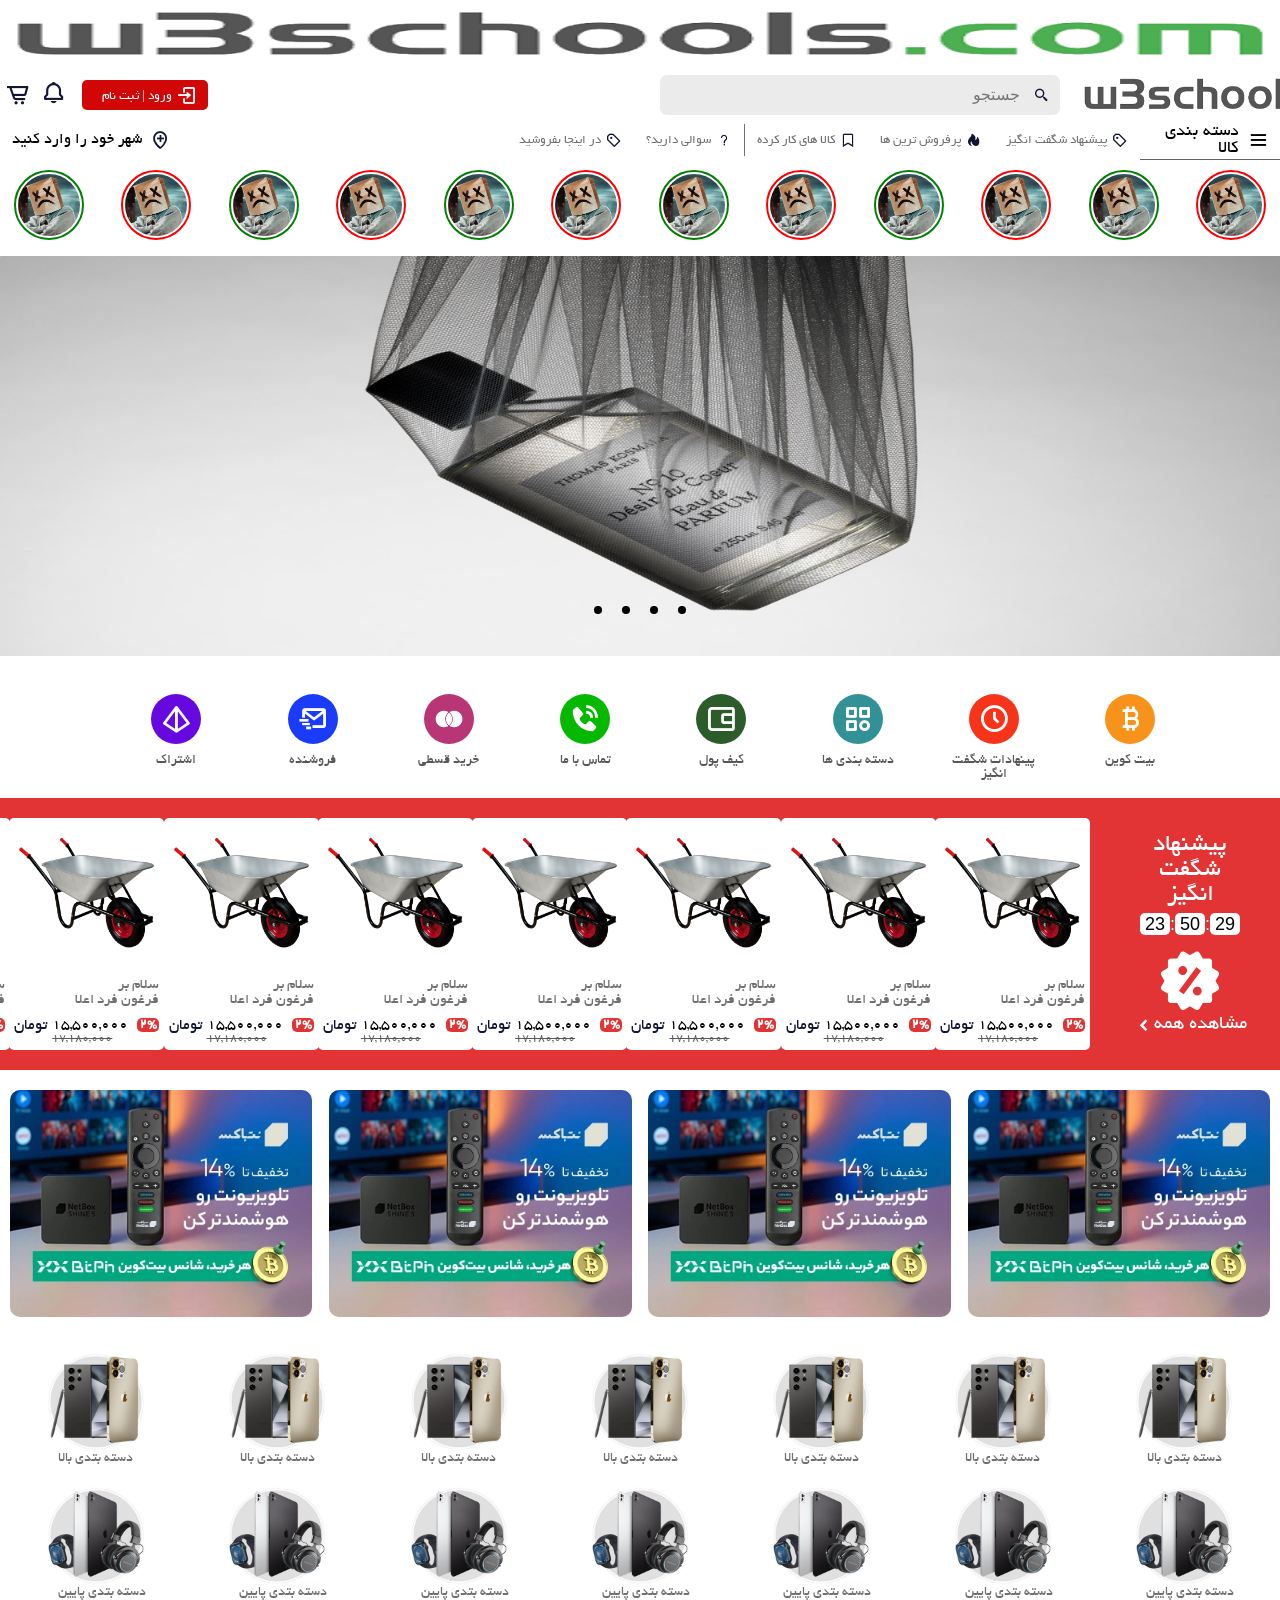
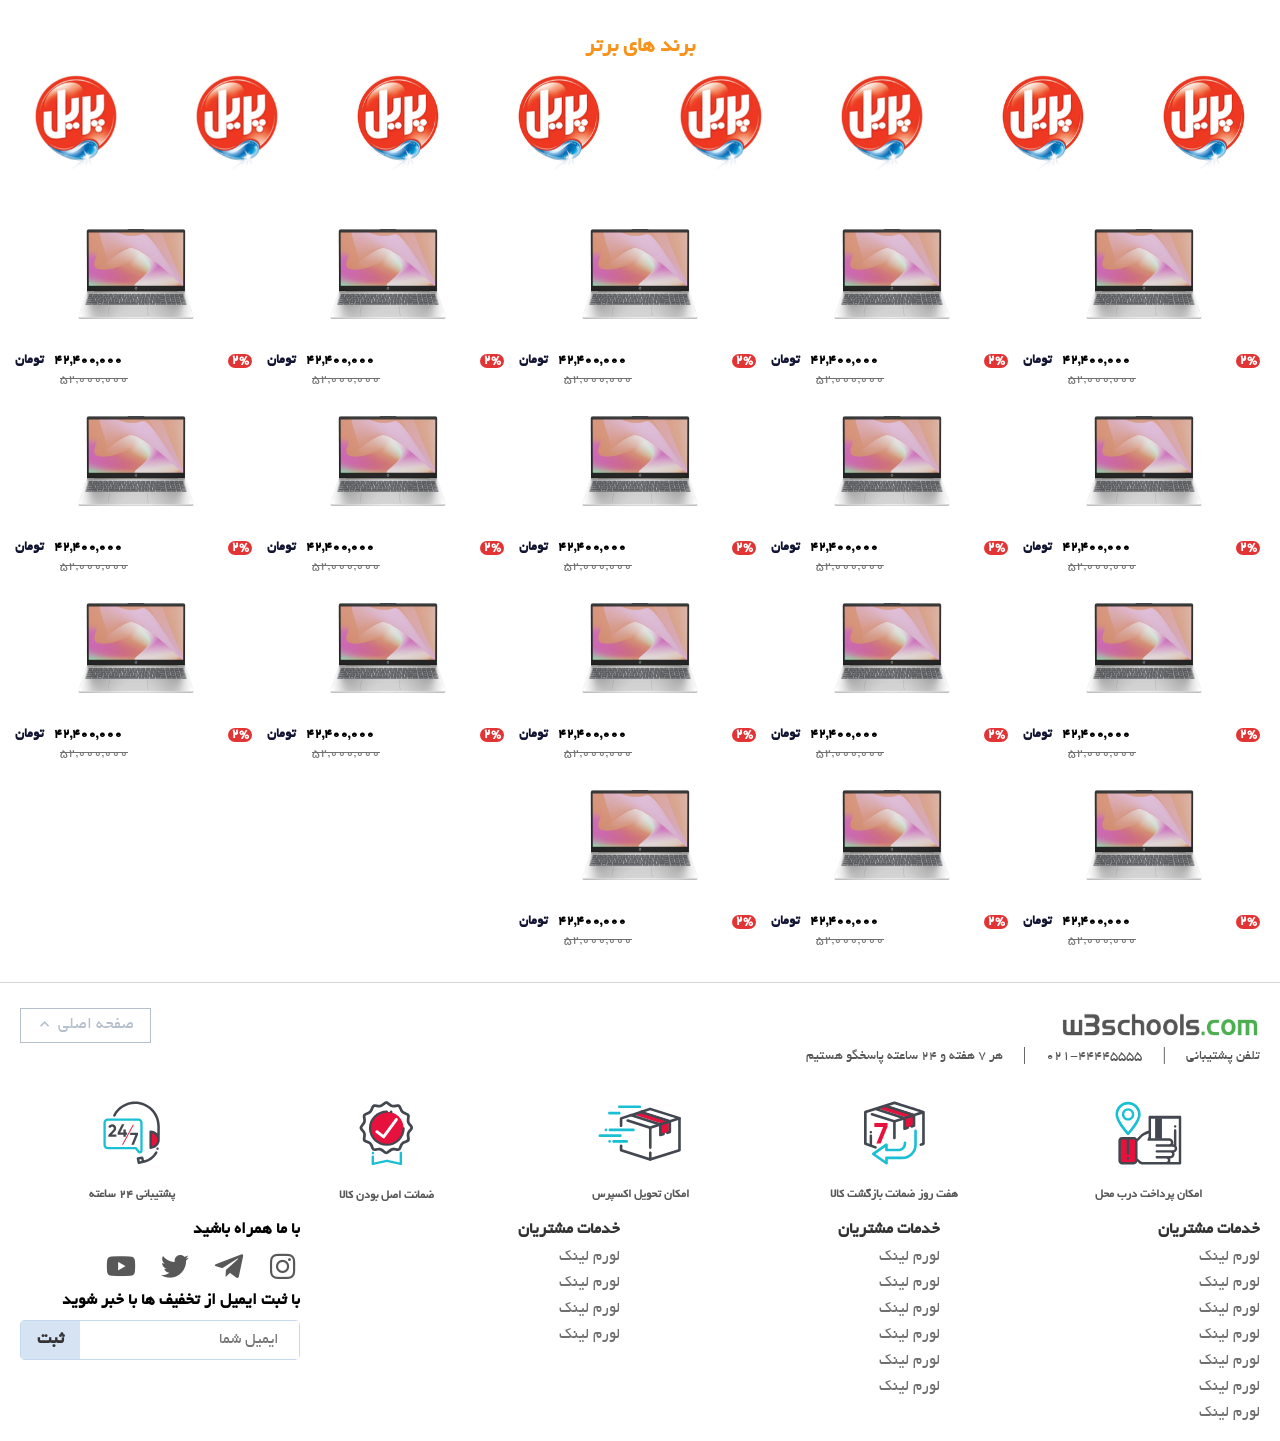
<file: index.html>
<!DOCTYPE html>
<html lang="en">

<head>
    <meta charset="UTF-8">
    <meta name="viewport" content="width=device-width, initial-scale=1.0">
    <link href='https://unpkg.com/boxicons@2.1.4/css/boxicons.min.css' rel='stylesheet'>
    <link rel="stylesheet"
        href="https://cdnjs.cloudflare.com/ajax/libs/OwlCarousel2/2.3.4/assets/owl.carousel.min.css" />
    <link rel="stylesheet"
        href="https://cdnjs.cloudflare.com/ajax/libs/OwlCarousel2/2.3.4/assets/owl.theme.default.min.css" />
    <link rel="stylesheet" href="assets/css/reset.css">
    <link rel="stylesheet" href="assets/css/mega-menu.css">
    <link rel="stylesheet" href="assets/css/style.css">
    <title>digicore</title>
</head>

<body>
    <header>
        <div class="ad-banner">
            <img src="assets/img/header/download.png" alt="">
        </div>
        <div class="navbar-header">
            <div class="header-brand-logo">
            </div>
            <div class="header-search">
                <i class='bx bx-search-alt-2'></i>
                <input type="search" placeholder="جستجو">
            </div>
            <div class="header-access-btn">
                <div class="header-login-btn">
                    <i class='bx bx-log-in'></i>
                    <button>ورود | ثبت نام</button>
                </div>
                <div class="access-btn">
                    <div class="shopp-notif">
                        <i class='bx bx-bell'></i>
                        <div class="notif-box">
                            <h4>اعلانات</h4>
                            <div class="notif">
                                محصول لپتاپ ایسوس موجود شد
                            </div>
                            <div class="notif">
                                 محصول لپتاپ ایسوس موجود شد تخفیف های مارو از دست ندهید
                            </div>
                            <div class="notif">
                                 محصول لپتاپ ایسوس موجود شد تخفیف های مارو از دست ندهید
                            </div>
                            <div class="notif">
                                 محصول لپتاپ ایسوس موجود شد تخفیف های مارو از دست ندهید
                            </div>
                            <div class="notif">
                                 محصول لپتاپ ایسوس موجود شد تخفیف های مارو از دست ندهید
                            </div>
                            <div class="notif">
                                 محصول لپتاپ ایسوس موجود شد تخفیف های مارو از دست ندهید
                            </div>
                            <div class="notif">
                                 محصول لپتاپ ایسوس موجود شد تخفیف های مارو از دست ندهید
                            </div>
                            <div class="notif">
                                 محصول لپتاپ ایسوس موجود شد تخفیف های مارو از دست ندهید
                            </div>
                            <div class="notif">
                                 محصول لپتاپ ایسوس موجود شد تخفیف های مارو از دست ندهید
                            </div>
                        </div>
                    </div>
                    <i class='bx bx-cart-alt'></i>
                </div>
            </div>
        </div>
        <div class="nav">
            <div class="navbar-category cd-dropdown-wrapper">

                <a class="cd-dropdown-trigger" href="#0"><i class='bx bx-menu'></i>دسته بندی کالا</a>
                <nav class="cd-dropdown">
                    <ul class="cd-dropdown-content">
                        <li class="has-children">
                            <a href="http://codyhouse.co/?p=748">کالای یک</a>

                            <ul class="cd-secondary-dropdown is-hidden">
                                <li class="has-children">
                                    <a href="http://codyhouse.co/?p=748">بر اساس برند</a>

                                    <ul class="is-hidden">

                                        <!-- <li class="has-children">
										<a href="#0">Caps &amp; Hats</a>

										<ul class="is-hidden">
											<li class="go-back"><a href="#0">Accessories</a></li>
											<li class="see-all"><a href="http://codyhouse.co/?p=748">All Caps &amp; Hats</a></li>
											<li><a href="http://codyhouse.co/?p=748">Beanies</a></li>
											<li><a href="http://codyhouse.co/?p=748">Caps</a></li>
											<li><a href="http://codyhouse.co/?p=748">Hats</a></li>
										</ul>
									</li> -->
                                        <li><a href="http://codyhouse.co/?p=748">برند یک </a></li>
                                        <li><a href="http://codyhouse.co/?p=748">برند دو</a></li>
                                        <li><a href="http://codyhouse.co/?p=748">برند سه</a></li>
                                        <li><a href="http://codyhouse.co/?p=748">برند چهار</a></li>
                                    </ul>
                                </li>

                                <li class="has-children">
                                    <a href="http://codyhouse.co/?p=748">بر اساس قیمت</a>

                                    <ul class="is-hidden">

                                        <!-- <li class="has-children">
										<a href="#0">Caps &amp; Hats</a>

										<ul class="is-hidden">
											<li class="go-back"><a href="#0">Accessories</a></li>
											<li class="see-all"><a href="http://codyhouse.co/?p=748">All Caps &amp; Hats</a></li>
											<li><a href="http://codyhouse.co/?p=748">Beanies</a></li>
											<li><a href="http://codyhouse.co/?p=748">Caps</a></li>
											<li><a href="http://codyhouse.co/?p=748">Hats</a></li>
										</ul>
									</li> -->
                                        <li><a href="http://codyhouse.co/?p=748">برند یک </a></li>
                                        <li><a href="http://codyhouse.co/?p=748">برند دو</a></li>
                                        <li><a href="http://codyhouse.co/?p=748">برند سه</a></li>
                                        <li><a href="http://codyhouse.co/?p=748">برند چهار</a></li>
                                    </ul>

                                </li>

                            </ul> <!-- .cd-secondary-dropdown -->
                        </li> <!-- .has-children -->



                        <li class="has-children">
                            <a href="http://codyhouse.co/?p=748">کالای دو</a>

                            <ul class="cd-secondary-dropdown is-hidden">
                                <li class="has-children">
                                    <a href="http://codyhouse.co/?p=748">بر اساس برند 2</a>

                                    <ul class="is-hidden">

                                        <!-- <li class="has-children">
										<a href="#0">Caps &amp; Hats</a>

										<ul class="is-hidden">
											<li class="go-back"><a href="#0">Accessories</a></li>
											<li class="see-all"><a href="http://codyhouse.co/?p=748">All Caps &amp; Hats</a></li>
											<li><a href="http://codyhouse.co/?p=748">Beanies</a></li>
											<li><a href="http://codyhouse.co/?p=748">Caps</a></li>
											<li><a href="http://codyhouse.co/?p=748">Hats</a></li>
										</ul>
									</li> -->
                                        <li><a href="http://codyhouse.co/?p=748">برند یک </a></li>
                                        <li><a href="http://codyhouse.co/?p=748">برند دو</a></li>
                                        <li><a href="http://codyhouse.co/?p=748">برند سه</a></li>
                                        <li><a href="http://codyhouse.co/?p=748">برند چهار</a></li>
                                    </ul>
                                </li>

                                <li class="has-children">
                                    <a href="http://codyhouse.co/?p=748">بر اساس قیمت 2</a>

                                    <ul class="is-hidden">

                                        <!-- <li class="has-children">
										<a href="#0">Caps &amp; Hats</a>

										<ul class="is-hidden">
											<li class="go-back"><a href="#0">Accessories</a></li>
											<li class="see-all"><a href="http://codyhouse.co/?p=748">All Caps &amp; Hats</a></li>
											<li><a href="http://codyhouse.co/?p=748">Beanies</a></li>
											<li><a href="http://codyhouse.co/?p=748">Caps</a></li>
											<li><a href="http://codyhouse.co/?p=748">Hats</a></li>
										</ul>
									</li> -->
                                        <li><a href="http://codyhouse.co/?p=748">برند یک </a></li>
                                        <li><a href="http://codyhouse.co/?p=748">برند دو</a></li>
                                        <li><a href="http://codyhouse.co/?p=748">برند سه</a></li>
                                        <li><a href="http://codyhouse.co/?p=748">برند چهار</a></li>
                                    </ul>

                                </li>

                            </ul>
                        </li> <!-- .has-children -->
                        <li class="has-children">
                            <a href="http://codyhouse.co/?p=748">کالای سه</a>

                            <ul class="cd-secondary-dropdown is-hidden">
                                <li class="has-children">
                                    <a href="http://codyhouse.co/?p=748">بر اساس برند 3</a>

                                    <ul class="is-hidden">

                                        <!-- <li class="has-children">
										<a href="#0">Caps &amp; Hats</a>

										<ul class="is-hidden">
											<li class="go-back"><a href="#0">Accessories</a></li>
											<li class="see-all"><a href="http://codyhouse.co/?p=748">All Caps &amp; Hats</a></li>
											<li><a href="http://codyhouse.co/?p=748">Beanies</a></li>
											<li><a href="http://codyhouse.co/?p=748">Caps</a></li>
											<li><a href="http://codyhouse.co/?p=748">Hats</a></li>
										</ul>
									</li> -->
                                        <li><a href="http://codyhouse.co/?p=748">برند یک </a></li>
                                        <li><a href="http://codyhouse.co/?p=748">برند دو</a></li>
                                        <li><a href="http://codyhouse.co/?p=748">برند سه</a></li>
                                        <li><a href="http://codyhouse.co/?p=748">برند چهار</a></li>
                                    </ul>
                                </li>

                                <li class="has-children">
                                    <a href="http://codyhouse.co/?p=748">بر اساس قیمت 3</a>

                                    <ul class="is-hidden">

                                        <!-- <li class="has-children">
										<a href="#0">Caps &amp; Hats</a>

										<ul class="is-hidden">
											<li class="go-back"><a href="#0">Accessories</a></li>
											<li class="see-all"><a href="http://codyhouse.co/?p=748">All Caps &amp; Hats</a></li>
											<li><a href="http://codyhouse.co/?p=748">Beanies</a></li>
											<li><a href="http://codyhouse.co/?p=748">Caps</a></li>
											<li><a href="http://codyhouse.co/?p=748">Hats</a></li>
										</ul>
									</li> -->
                                        <li><a href="http://codyhouse.co/?p=748">برند یک </a></li>
                                        <li><a href="http://codyhouse.co/?p=748">برند دو</a></li>
                                        <li><a href="http://codyhouse.co/?p=748">برند سه</a></li>
                                        <li><a href="http://codyhouse.co/?p=748">برند چهار</a></li>
                                    </ul>

                                </li>

                            </ul><!-- .cd-secondary-dropdown -->
                        </li> <!-- .has-children -->
                        <li class="has-children">
                            <a href="http://codyhouse.co/?p=748">کالای چهار</a>

                            <ul class="cd-secondary-dropdown is-hidden">
                                <li class="has-children">
                                    <a href="http://codyhouse.co/?p=748">بر اساس برند 4</a>

                                    <ul class="is-hidden">

                                        <!-- <li class="has-children">
										<a href="#0">Caps &amp; Hats</a>

										<ul class="is-hidden">
											<li class="go-back"><a href="#0">Accessories</a></li>
											<li class="see-all"><a href="http://codyhouse.co/?p=748">All Caps &amp; Hats</a></li>
											<li><a href="http://codyhouse.co/?p=748">Beanies</a></li>
											<li><a href="http://codyhouse.co/?p=748">Caps</a></li>
											<li><a href="http://codyhouse.co/?p=748">Hats</a></li>
										</ul>
									</li> -->
                                        <li><a href="http://codyhouse.co/?p=748">برند یک </a></li>
                                        <li><a href="http://codyhouse.co/?p=748">برند دو</a></li>
                                        <li><a href="http://codyhouse.co/?p=748">برند سه</a></li>
                                        <li><a href="http://codyhouse.co/?p=748">برند چهار</a></li>
                                    </ul>
                                </li>

                                <li class="has-children">
                                    <a href="http://codyhouse.co/?p=748">بر اساس قیمت 4</a>

                                    <ul class="is-hidden">

                                        <!-- <li class="has-children">
										<a href="#0">Caps &amp; Hats</a>

										<ul class="is-hidden">
											<li class="go-back"><a href="#0">Accessories</a></li>
											<li class="see-all"><a href="http://codyhouse.co/?p=748">All Caps &amp; Hats</a></li>
											<li><a href="http://codyhouse.co/?p=748">Beanies</a></li>
											<li><a href="http://codyhouse.co/?p=748">Caps</a></li>
											<li><a href="http://codyhouse.co/?p=748">Hats</a></li>
										</ul>
									</li> -->
                                        <li><a href="http://codyhouse.co/?p=748">برند یک </a></li>
                                        <li><a href="http://codyhouse.co/?p=748">برند دو</a></li>
                                        <li><a href="http://codyhouse.co/?p=748">برند سه</a></li>
                                        <li><a href="http://codyhouse.co/?p=748">برند چهار</a></li>
                                    </ul>

                                </li>

                            </ul> <!-- .cd-secondary-dropdown -->
                        </li> <!-- .has-children -->
                        <li class="has-children">
                            <a href="http://codyhouse.co/?p=748">کالای پنج</a>

                            <ul class="cd-secondary-dropdown is-hidden">
                                <li class="has-children">
                                    <a href="http://codyhouse.co/?p=748">بر اساس برند 5</a>

                                    <ul class="is-hidden">

                                        <!-- <li class="has-children">
										<a href="#0">Caps &amp; Hats</a>

										<ul class="is-hidden">
											<li class="go-back"><a href="#0">Accessories</a></li>
											<li class="see-all"><a href="http://codyhouse.co/?p=748">All Caps &amp; Hats</a></li>
											<li><a href="http://codyhouse.co/?p=748">Beanies</a></li>
											<li><a href="http://codyhouse.co/?p=748">Caps</a></li>
											<li><a href="http://codyhouse.co/?p=748">Hats</a></li>
										</ul>
									</li> -->
                                        <li><a href="http://codyhouse.co/?p=748">برند یک </a></li>
                                        <li><a href="http://codyhouse.co/?p=748">برند دو</a></li>
                                        <li><a href="http://codyhouse.co/?p=748">برند سه</a></li>
                                        <li><a href="http://codyhouse.co/?p=748">برند چهار</a></li>
                                    </ul>
                                </li>

                                <li class="has-children">
                                    <a href="http://codyhouse.co/?p=748">بر اساس قیمت 5</a>

                                    <ul class="is-hidden">

                                        <!-- <li class="has-children">
										<a href="#0">Caps &amp; Hats</a>

										<ul class="is-hidden">
											<li class="go-back"><a href="#0">Accessories</a></li>
											<li class="see-all"><a href="http://codyhouse.co/?p=748">All Caps &amp; Hats</a></li>
											<li><a href="http://codyhouse.co/?p=748">Beanies</a></li>
											<li><a href="http://codyhouse.co/?p=748">Caps</a></li>
											<li><a href="http://codyhouse.co/?p=748">Hats</a></li>
										</ul>
									</li> -->
                                        <li><a href="http://codyhouse.co/?p=748">برند یک </a></li>
                                        <li><a href="http://codyhouse.co/?p=748">برند دو</a></li>
                                        <li><a href="http://codyhouse.co/?p=748">برند سه</a></li>
                                        <li><a href="http://codyhouse.co/?p=748">برند چهار</a></li>
                                    </ul>

                                </li>

                            </ul> <!-- .cd-secondary-dropdown -->
                        </li> <!-- .has-children -->
                        <li class="has-children">
                            <a href="http://codyhouse.co/?p=748">کالای شش</a>

                            <ul class="cd-secondary-dropdown is-hidden">
                                <li class="has-children">
                                    <a href="http://codyhouse.co/?p=748">بر اساس برند 6</a>

                                    <ul class="is-hidden">

                                        <!-- <li class="has-children">
										<a href="#0">Caps &amp; Hats</a>

										<ul class="is-hidden">
											<li class="go-back"><a href="#0">Accessories</a></li>
											<li class="see-all"><a href="http://codyhouse.co/?p=748">All Caps &amp; Hats</a></li>
											<li><a href="http://codyhouse.co/?p=748">Beanies</a></li>
											<li><a href="http://codyhouse.co/?p=748">Caps</a></li>
											<li><a href="http://codyhouse.co/?p=748">Hats</a></li>
										</ul>
									</li> -->
                                        <li><a href="http://codyhouse.co/?p=748">برند یک </a></li>
                                        <li><a href="http://codyhouse.co/?p=748">برند دو</a></li>
                                        <li><a href="http://codyhouse.co/?p=748">برند سه</a></li>
                                        <li><a href="http://codyhouse.co/?p=748">برند چهار</a></li>
                                    </ul>
                                </li>

                                <li class="has-children">
                                    <a href="http://codyhouse.co/?p=748">بر اساس قیمت 6</a>

                                    <ul class="is-hidden">

                                        <!-- <li class="has-children">
										<a href="#0">Caps &amp; Hats</a>

										<ul class="is-hidden">
											<li class="go-back"><a href="#0">Accessories</a></li>
											<li class="see-all"><a href="http://codyhouse.co/?p=748">All Caps &amp; Hats</a></li>
											<li><a href="http://codyhouse.co/?p=748">Beanies</a></li>
											<li><a href="http://codyhouse.co/?p=748">Caps</a></li>
											<li><a href="http://codyhouse.co/?p=748">Hats</a></li>
										</ul>
									</li> -->
                                        <li><a href="http://codyhouse.co/?p=748">برند یک </a></li>
                                        <li><a href="http://codyhouse.co/?p=748">برند دو</a></li>
                                        <li><a href="http://codyhouse.co/?p=748">برند سه</a></li>
                                        <li><a href="http://codyhouse.co/?p=748">برند چهار</a></li>
                                    </ul>

                                </li>

                            </ul> <!-- .cd-secondary-dropdown -->
                        </li> <!-- .has-children -->
                    </ul> <!-- .cd-dropdown-content -->
                </nav>
            </div>
            <div class="navmenu">
                <ul>
                    <li>
                        <i class='bx bx-purchase-tag-alt'></i>
                        <a href="#">پیشنهاد شگفت انگیز</a>
                    </li>
                    <li>
                        <i class='bx bxs-hot'></i>
                        <a href="#">پرفروش ترین ها</a>
                    </li>
                    <li>
                        <i class='bx bx-bookmark'></i>
                        <a href="#">کالا های کار کرده</a>
                    </li>
                </ul>
                <div class="question">
                    <div>
                        <i class='bx bx-question-mark'></i>
                        <a href="#">سوالی دارید؟</a>
                    </div>

                    <div>
                        <i class='bx bx-purchase-tag-alt'></i>
                        <a href="#">در اینجا بفروشید</a>
                    </div>
                </div>
            </div>
            <div class="nav-location">
                <i class='bx bx-location-plus'></i>
                <a href="#">شهر خود را وارد کنید</a>
            </div>
        </div>
    </header>
    <main>
        <section class="shop-product-story">
            <div class="owl-carousel section1">
                <div class="product-story">
                    <div class="important-story">
                        <img src="assets/img/index/product-story/images.jpg" alt="">
                    </div>
                </div>
                <div class="product-story">
                    <div class="friendly-story">
                        <img src="assets/img/index/product-story/images.jpg" alt="">
                    </div>
                </div>
                <div class="product-story">
                    <div class="important-story">
                        <img src="assets/img/index/product-story/images.jpg" alt="">
                    </div>
                </div>
                <div class="product-story">
                    <div class="friendly-story">
                        <img src="assets/img/index/product-story/images.jpg" alt="">
                    </div>
                </div>
                <div class="product-story">
                    <div class="important-story">
                        <img src="assets/img/index/product-story/images.jpg" alt="">
                    </div>
                </div>
                <div class="product-story">
                    <div class="friendly-story">
                        <img src="assets/img/index/product-story/images.jpg" alt="">
                    </div>
                </div>
                <div class="product-story">
                    <div class="important-story">
                        <img src="assets/img/index/product-story/images.jpg" alt="">
                    </div>
                </div>
                <div class="product-story">
                    <div class="friendly-story">
                        <img src="assets/img/index/product-story/images.jpg" alt="">
                    </div>
                </div>
                <div class="product-story">
                    <div class="important-story">
                        <img src="assets/img/index/product-story/images.jpg" alt="">
                    </div>
                </div>
                <div class="product-story">
                    <div class="friendly-story">
                        <img src="assets/img/index/product-story/images.jpg" alt="">
                    </div>
                </div>
                <div class="product-story">
                    <div class="important-story">
                        <img src="assets/img/index/product-story/images.jpg" alt="">
                    </div>
                </div>
                <div class="product-story">
                    <div class="friendly-story">
                        <img src="assets/img/index/product-story/images.jpg" alt="">
                    </div>
                </div>
                <div class="product-story">
                    <div class="important-story">
                        <img src="assets/img/index/product-story/images.jpg" alt="">
                    </div>
                </div>
                <div class="product-story">
                    <div class="friendly-story">
                        <img src="assets/img/index/product-story/images.jpg" alt="">
                    </div>
                </div>
            </div>
        </section>
        <section class="ad-timer">
            <div class="owl-carousel section2">
                <div class="ad-timer-img">
                    <img src="assets/img/index/product-ad/2022-ThomasKosmala-02-098-edited.jpg" alt="">
                </div>
                <div class="ad-timer-img">
                    <img src="assets/img/index/product-ad/SupercoolStudio-StillLife-Journal+(1).jpg" alt="">
                </div>
                <div class="ad-timer-img">
                    <img src="assets/img/index/product-ad/SupercoolStudio-StillLife-Journal+(2)+(1).jpg" alt="">
                </div>
                <div class="ad-timer-img">
                    <img src="assets/img/index/product-ad/SupercoolStudio-StillLife-Journal+(1).jpg" alt="">
                </div>
            </div>
        </section>
        <section class="main-category">
            <div class="owl-carousel section3">
                <div class="category" data-type-color="color1">
                    <div class="product-category">
                        <i class='bx bx-bitcoin'></i>
                    </div>
                    <span>بیت کوین</span>
                </div>
                <div class="category" data-type-color="color2">
                    <div class="product-category">
                        <i class='bx bx-time-five'></i>
                    </div>
                    <span>پینهادات شگفت انگیز</span>
                </div>
                <div class="category" data-type-color="color3">
                    <div class="product-category">
                        <i class='bx bx-category'></i>
                    </div>
                    <span>دسته بندی ها</span>
                </div>
                <div class="category" data-type-color="color4">
                    <div class="product-category">
                        <i class='bx bx-wallet-alt'></i>
                    </div>
                    <span>کیف پول</span>
                </div>
                <div class="category" data-type-color="color5">
                    <div class="product-category">
                        <i class='bx bxs-phone-call'></i>
                    </div>
                    <span>تماس با ما</span>
                </div>
                <div class="category" data-type-color="color6">
                    <div class="product-category">
                        <i class='bx bxl-mastercard'></i>
                    </div>
                    <span>خرید قسطی</span>
                </div>
                <div class="category" data-type-color="color7">
                    <div class="product-category">
                        <i class='bx bx-mail-send'></i>
                    </div>
                    <span>فروشنده</span>
                </div>
                <div class="category" data-type-color="color8">
                    <div class="product-category">
                        <i class='bx bx-pyramid'></i>
                    </div>
                    <span>اشتراک</span>
                </div>
                <div class="category" data-type-color="color9">
                    <div class="product-category">
                        <i class='bx bx-dice-6'></i>
                    </div>
                    <span>بازی شانس</span>
                </div>
                <div class="category" data-type-color="color10">
                    <div class="product-category">
                        <i class='bx bx-dots-horizontal-rounded'></i>
                    </div>
                    <span>بیشتر</span>
                </div>
            </div>
        </section>
        <section class="amazing-offer">
            <div class="amazing-offer-text">
                <span class="amazing-offer-text-title">پیشنهاد<br>شگفت<br>انگیز</span>
                <div class="timer">
                    <span class="hours" data-hours="23">00</span> :
                    <span class="minutes" data-minutes="50">01</span> :
                    <span class="seconds" data-seconds="30">30</span>
                </div>
                <div class="amazing-offer-logo">
                    <i class='bx bxs-offer'></i>
                </div>
                <div class="amazing-offer-btn-see-all">
                    <button>مشاهده همه</button>
                    <i class='bx bxs-chevron-left'></i>
                </div>

            </div>
            <div class="amazing-offer-product">
                <div class="owl-carousel section4">
                    <div class="amazing-offer-product-box">
                        <div class="amazing-offer-product-img">
                            <img src="assets/img/index/amazing-offer/pngimg.com - wheelbarrow_PNG23.png" alt="">
                        </div>
                        <div class="amazing-offer-product-text">
                            سلام بر
                            <br>
                            فرغون فرد اعلا
                        </div>
                        <div class="amazing-offer-product-price">
                            <div class="amazing-offer-product-off">2%</div>
                            <div class="amazing-offer-product-price">
                                <span>15,500,000</span>
                                <del>17,180,000</del>
                            </div>
                            <div class="amazing-offer-product-toman">تومان</div>
                        </div>
                    </div>
                    <div class="amazing-offer-product-box">
                        <div class="amazing-offer-product-img">
                            <img src="assets/img/index/amazing-offer/pngimg.com - wheelbarrow_PNG23.png" alt="">
                        </div>
                        <div class="amazing-offer-product-text">
                            سلام بر
                            <br>
                            فرغون فرد اعلا
                        </div>
                        <div class="amazing-offer-product-price">
                            <div class="amazing-offer-product-off">2%</div>
                            <div class="amazing-offer-product-price">
                                <span>15,500,000</span>
                                <del>17,180,000</del>
                            </div>
                            <div class="amazing-offer-product-toman">تومان</div>
                        </div>
                    </div>
                    <div class="amazing-offer-product-box">
                        <div class="amazing-offer-product-img">
                            <img src="assets/img/index/amazing-offer/pngimg.com - wheelbarrow_PNG23.png" alt="">
                        </div>
                        <div class="amazing-offer-product-text">
                            سلام بر
                            <br>
                            فرغون فرد اعلا
                        </div>
                        <div class="amazing-offer-product-price">
                            <div class="amazing-offer-product-off">2%</div>
                            <div class="amazing-offer-product-price">
                                <span>15,500,000</span>
                                <del>17,180,000</del>
                            </div>
                            <div class="amazing-offer-product-toman">تومان</div>
                        </div>
                    </div>
                    <div class="amazing-offer-product-box">
                        <div class="amazing-offer-product-img">
                            <img src="assets/img/index/amazing-offer/pngimg.com - wheelbarrow_PNG23.png" alt="">
                        </div>
                        <div class="amazing-offer-product-text">
                            سلام بر
                            <br>
                            فرغون فرد اعلا
                        </div>
                        <div class="amazing-offer-product-price">
                            <div class="amazing-offer-product-off">2%</div>
                            <div class="amazing-offer-product-price">
                                <span>15,500,000</span>
                                <del>17,180,000</del>
                            </div>
                            <div class="amazing-offer-product-toman">تومان</div>
                        </div>
                    </div>
                    <div class="amazing-offer-product-box">
                        <div class="amazing-offer-product-img">
                            <img src="assets/img/index/amazing-offer/pngimg.com - wheelbarrow_PNG23.png" alt="">
                        </div>
                        <div class="amazing-offer-product-text">
                            سلام بر
                            <br>
                            فرغون فرد اعلا
                        </div>
                        <div class="amazing-offer-product-price">
                            <div class="amazing-offer-product-off">2%</div>
                            <div class="amazing-offer-product-price">
                                <span>15,500,000</span>
                                <del>17,180,000</del>
                            </div>
                            <div class="amazing-offer-product-toman">تومان</div>
                        </div>
                    </div>
                    <div class="amazing-offer-product-box">
                        <div class="amazing-offer-product-img">
                            <img src="assets/img/index/amazing-offer/pngimg.com - wheelbarrow_PNG23.png" alt="">
                        </div>
                        <div class="amazing-offer-product-text">
                            سلام بر
                            <br>
                            فرغون فرد اعلا
                        </div>
                        <div class="amazing-offer-product-price">
                            <div class="amazing-offer-product-off">2%</div>
                            <div class="amazing-offer-product-price">
                                <span>15,500,000</span>
                                <del>17,180,000</del>
                            </div>
                            <div class="amazing-offer-product-toman">تومان</div>
                        </div>
                    </div>
                    <div class="amazing-offer-product-box">
                        <div class="amazing-offer-product-img">
                            <img src="assets/img/index/amazing-offer/pngimg.com - wheelbarrow_PNG23.png" alt="">
                        </div>
                        <div class="amazing-offer-product-text">
                            سلام بر
                            <br>
                            فرغون فرد اعلا
                        </div>
                        <div class="amazing-offer-product-price">
                            <div class="amazing-offer-product-off">2%</div>
                            <div class="amazing-offer-product-price">
                                <span>15,500,000</span>
                                <del>17,180,000</del>
                            </div>
                            <div class="amazing-offer-product-toman">تومان</div>
                        </div>
                    </div>
                    <div class="amazing-offer-product-box">
                        <div class="amazing-offer-product-img">
                            <img src="assets/img/index/amazing-offer/pngimg.com - wheelbarrow_PNG23.png" alt="">
                        </div>
                        <div class="amazing-offer-product-text">
                            سلام بر
                            <br>
                            فرغون فرد اعلا
                        </div>
                        <div class="amazing-offer-product-price">
                            <div class="amazing-offer-product-off">2%</div>
                            <div class="amazing-offer-product-price">
                                <span>15,500,000</span>
                                <del>17,180,000</del>
                            </div>
                            <div class="amazing-offer-product-toman">تومان</div>
                        </div>
                    </div>
                    <div class="amazing-offer-product-box">
                        <div class="amazing-offer-product-img">
                            <img src="assets/img/index/amazing-offer/pngimg.com - wheelbarrow_PNG23.png" alt="">
                        </div>
                        <div class="amazing-offer-product-text">
                            سلام بر
                            <br>
                            فرغون فرد اعلا
                        </div>
                        <div class="amazing-offer-product-price">
                            <div class="amazing-offer-product-off">2%</div>
                            <div class="amazing-offer-product-price">
                                <span>15,500,000</span>
                                <del>17,180,000</del>
                            </div>
                            <div class="amazing-offer-product-toman">تومان</div>
                        </div>
                    </div>
                    <div class="amazing-offer-product-box">
                        <div class="amazing-offer-product-img">
                            <img src="assets/img/index/amazing-offer/pngimg.com - wheelbarrow_PNG23.png" alt="">
                        </div>
                        <div class="amazing-offer-product-text">
                            سلام بر
                            <br>
                            فرغون فرد اعلا
                        </div>
                        <div class="amazing-offer-product-price">
                            <div class="amazing-offer-product-off">2%</div>
                            <div class="amazing-offer-product-price">
                                <span>15,500,000</span>
                                <del>17,180,000</del>
                            </div>
                            <div class="amazing-offer-product-toman">تومان</div>
                        </div>
                    </div>
                </div>
            </div>
        </section>
        <section class="mini-ad">
            <div class="mini-ad-box">
                <img src="assets/img/index/mini-ad/06bba5841b9f6c14de23e659a891ceccbbb1c75c_1753519527.webp" alt="">
            </div>
            <div class="mini-ad-box">
                <img src="assets/img/index/mini-ad/06bba5841b9f6c14de23e659a891ceccbbb1c75c_1753519527.webp" alt="">
            </div>
            <div class="mini-ad-box">
                <img src="assets/img/index/mini-ad/06bba5841b9f6c14de23e659a891ceccbbb1c75c_1753519527.webp" alt="">
            </div>
            <div class="mini-ad-box">
                <img src="assets/img/index/mini-ad/06bba5841b9f6c14de23e659a891ceccbbb1c75c_1753519527.webp" alt="">
            </div>
        </section>
        <section class="product-category">
            <div class="owl-carousel section6">
                <div class="product-category-box">
                    <div class="product-category-box-top">
                        <img src="assets/img/index/product-category/09a98a13c782e12a245930b4515d243b17734a33_1740299441.jpg"
                            alt="">
                        <span>دسته بتدی بالا</span>
                    </div>
                    <div class="product-category-box-bottom">
                        <img src="assets/img/index/product-category/151ec29bae111afd3b6a0e71cec5c4c26f1c3014_1740299456.jpg"
                            alt="">
                        <span>دسته بتدی پایین</span>
                    </div>
                </div>
                <div class="product-category-box">
                    <div class="product-category-box-top">
                        <img src="assets/img/index/product-category/09a98a13c782e12a245930b4515d243b17734a33_1740299441.jpg"
                            alt="">
                        <span>دسته بتدی بالا</span>
                    </div>
                    <div class="product-category-box-bottom">
                        <img src="assets/img/index/product-category/151ec29bae111afd3b6a0e71cec5c4c26f1c3014_1740299456.jpg"
                            alt="">
                        <span>دسته بتدی پایین</span>
                    </div>
                </div>
                <div class="product-category-box">
                    <div class="product-category-box-top">
                        <img src="assets/img/index/product-category/09a98a13c782e12a245930b4515d243b17734a33_1740299441.jpg"
                            alt="">
                        <span>دسته بتدی بالا</span>
                    </div>
                    <div class="product-category-box-bottom">
                        <img src="assets/img/index/product-category/151ec29bae111afd3b6a0e71cec5c4c26f1c3014_1740299456.jpg"
                            alt="">
                        <span>دسته بتدی پایین</span>
                    </div>
                </div>
                <div class="product-category-box">
                    <div class="product-category-box-top">
                        <img src="assets/img/index/product-category/09a98a13c782e12a245930b4515d243b17734a33_1740299441.jpg"
                            alt="">
                        <span>دسته بتدی بالا</span>
                    </div>
                    <div class="product-category-box-bottom">
                        <img src="assets/img/index/product-category/151ec29bae111afd3b6a0e71cec5c4c26f1c3014_1740299456.jpg"
                            alt="">
                        <span>دسته بتدی پایین</span>
                    </div>
                </div>
                <div class="product-category-box">
                    <div class="product-category-box-top">
                        <img src="assets/img/index/product-category/09a98a13c782e12a245930b4515d243b17734a33_1740299441.jpg"
                            alt="">
                        <span>دسته بتدی بالا</span>
                    </div>
                    <div class="product-category-box-bottom">
                        <img src="assets/img/index/product-category/151ec29bae111afd3b6a0e71cec5c4c26f1c3014_1740299456.jpg"
                            alt="">
                        <span>دسته بتدی پایین</span>
                    </div>
                </div>
                <div class="product-category-box">
                    <div class="product-category-box-top">
                        <img src="assets/img/index/product-category/09a98a13c782e12a245930b4515d243b17734a33_1740299441.jpg"
                            alt="">
                        <span>دسته بتدی بالا</span>
                    </div>
                    <div class="product-category-box-bottom">
                        <img src="assets/img/index/product-category/151ec29bae111afd3b6a0e71cec5c4c26f1c3014_1740299456.jpg"
                            alt="">
                        <span>دسته بتدی پایین</span>
                    </div>
                </div>
                <div class="product-category-box">
                    <div class="product-category-box-top">
                        <img src="assets/img/index/product-category/09a98a13c782e12a245930b4515d243b17734a33_1740299441.jpg"
                            alt="">
                        <span>دسته بتدی بالا</span>
                    </div>
                    <div class="product-category-box-bottom">
                        <img src="assets/img/index/product-category/151ec29bae111afd3b6a0e71cec5c4c26f1c3014_1740299456.jpg"
                            alt="">
                        <span>دسته بتدی پایین</span>
                    </div>
                </div>
                <div class="product-category-box">
                    <div class="product-category-box-top">
                        <img src="assets/img/index/product-category/09a98a13c782e12a245930b4515d243b17734a33_1740299441.jpg"
                            alt="">
                        <span>دسته بتدی بالا</span>
                    </div>
                    <div class="product-category-box-bottom">
                        <img src="assets/img/index/product-category/151ec29bae111afd3b6a0e71cec5c4c26f1c3014_1740299456.jpg"
                            alt="">
                        <span>دسته بتدی پایین</span>
                    </div>
                </div>
                <div class="product-category-box">
                    <div class="product-category-box-top">
                        <img src="assets/img/index/product-category/09a98a13c782e12a245930b4515d243b17734a33_1740299441.jpg"
                            alt="">
                        <span>دسته بتدی بالا</span>
                    </div>
                    <div class="product-category-box-bottom">
                        <img src="assets/img/index/product-category/151ec29bae111afd3b6a0e71cec5c4c26f1c3014_1740299456.jpg"
                            alt="">
                        <span>دسته بتدی پایین</span>
                    </div>
                </div>
            </div>
        </section>
        <section class="top-brand">
            <h3>برند های برتر</h3>
            <div class="owl-carousel section7">
                <div class="top-brand-box">
                    <img src="assets/img/index/top-brand/2c36ceb629598fa31b9b321fcd4e47773bd93ef7_1649498016.png"
                        alt="">
                </div>
                <div class="top-brand-box">
                    <img src="assets/img/index/top-brand/2c36ceb629598fa31b9b321fcd4e47773bd93ef7_1649498016.png"
                        alt="">
                </div>
                <div class="top-brand-box">
                    <img src="assets/img/index/top-brand/2c36ceb629598fa31b9b321fcd4e47773bd93ef7_1649498016.png"
                        alt="">
                </div>
                <div class="top-brand-box">
                    <img src="assets/img/index/top-brand/2c36ceb629598fa31b9b321fcd4e47773bd93ef7_1649498016.png"
                        alt="">
                </div>
                <div class="top-brand-box">
                    <img src="assets/img/index/top-brand/2c36ceb629598fa31b9b321fcd4e47773bd93ef7_1649498016.png"
                        alt="">
                </div>
                <div class="top-brand-box">
                    <img src="assets/img/index/top-brand/2c36ceb629598fa31b9b321fcd4e47773bd93ef7_1649498016.png"
                        alt="">
                </div>
                <div class="top-brand-box">
                    <img src="assets/img/index/top-brand/2c36ceb629598fa31b9b321fcd4e47773bd93ef7_1649498016.png"
                        alt="">
                </div>
                <div class="top-brand-box">
                    <img src="assets/img/index/top-brand/2c36ceb629598fa31b9b321fcd4e47773bd93ef7_1649498016.png"
                        alt="">
                </div>
                <div class="top-brand-box">
                    <img src="assets/img/index/top-brand/2c36ceb629598fa31b9b321fcd4e47773bd93ef7_1649498016.png"
                        alt="">
                </div>

            </div>
        </section>
        <section class="popular-product">
            <div class="popular-product-cart">
                <div class="popular-product-img">
                    <img src="assets/img/index/popular-product/7797df701dac918ee93656b7e77e7d0618fb3e26_1749549587.webp"
                        alt="">
                </div>
                <div class="popular-product-price">
                    <div class="popular-product-now-price">
                        <div class="popular-product-off">2%</div>
                        <div class="popular-product-off-price">42,400,000</div>
                        <div class="popular-product-off-price-toman">تومان</div>
                    </div>
                    <div class="popular-product-past-price">
                        52,000,000
                    </div>
                </div>
            </div>

            <div class="popular-product-cart">
                <div class="popular-product-img">
                    <img src="assets/img/index/popular-product/7797df701dac918ee93656b7e77e7d0618fb3e26_1749549587.webp"
                        alt="">
                </div>
                <div class="popular-product-price">
                    <div class="popular-product-now-price">
                        <div class="popular-product-off">2%</div>
                        <div class="popular-product-off-price">42,400,000</div>
                        <div class="popular-product-off-price-toman">تومان</div>
                    </div>
                    <div class="popular-product-past-price">
                        52,000,000
                    </div>
                </div>
            </div>
            <div class="popular-product-cart">
                <div class="popular-product-img">
                    <img src="assets/img/index/popular-product/7797df701dac918ee93656b7e77e7d0618fb3e26_1749549587.webp"
                        alt="">
                </div>
                <div class="popular-product-price">
                    <div class="popular-product-now-price">
                        <div class="popular-product-off">2%</div>
                        <div class="popular-product-off-price">42,400,000</div>
                        <div class="popular-product-off-price-toman">تومان</div>
                    </div>
                    <div class="popular-product-past-price">
                        52,000,000
                    </div>
                </div>
            </div>
            <div class="popular-product-cart">
                <div class="popular-product-img">
                    <img src="assets/img/index/popular-product/7797df701dac918ee93656b7e77e7d0618fb3e26_1749549587.webp"
                        alt="">
                </div>
                <div class="popular-product-price">
                    <div class="popular-product-now-price">
                        <div class="popular-product-off">2%</div>
                        <div class="popular-product-off-price">42,400,000</div>
                        <div class="popular-product-off-price-toman">تومان</div>
                    </div>
                    <div class="popular-product-past-price">
                        52,000,000
                    </div>
                </div>
            </div>
            <div class="popular-product-cart">
                <div class="popular-product-img">
                    <img src="assets/img/index/popular-product/7797df701dac918ee93656b7e77e7d0618fb3e26_1749549587.webp"
                        alt="">
                </div>
                <div class="popular-product-price">
                    <div class="popular-product-now-price">
                        <div class="popular-product-off">2%</div>
                        <div class="popular-product-off-price">42,400,000</div>
                        <div class="popular-product-off-price-toman">تومان</div>
                    </div>
                    <div class="popular-product-past-price">
                        52,000,000
                    </div>
                </div>
            </div>
            <div class="popular-product-cart">
                <div class="popular-product-img">
                    <img src="assets/img/index/popular-product/7797df701dac918ee93656b7e77e7d0618fb3e26_1749549587.webp"
                        alt="">
                </div>
                <div class="popular-product-price">
                    <div class="popular-product-now-price">
                        <div class="popular-product-off">2%</div>
                        <div class="popular-product-off-price">42,400,000</div>
                        <div class="popular-product-off-price-toman">تومان</div>
                    </div>
                    <div class="popular-product-past-price">
                        52,000,000
                    </div>
                </div>
            </div>
            <div class="popular-product-cart">
                <div class="popular-product-img">
                    <img src="assets/img/index/popular-product/7797df701dac918ee93656b7e77e7d0618fb3e26_1749549587.webp"
                        alt="">
                </div>
                <div class="popular-product-price">
                    <div class="popular-product-now-price">
                        <div class="popular-product-off">2%</div>
                        <div class="popular-product-off-price">42,400,000</div>
                        <div class="popular-product-off-price-toman">تومان</div>
                    </div>
                    <div class="popular-product-past-price">
                        52,000,000
                    </div>
                </div>
            </div>
            <div class="popular-product-cart">
                <div class="popular-product-img">
                    <img src="assets/img/index/popular-product/7797df701dac918ee93656b7e77e7d0618fb3e26_1749549587.webp"
                        alt="">
                </div>
                <div class="popular-product-price">
                    <div class="popular-product-now-price">
                        <div class="popular-product-off">2%</div>
                        <div class="popular-product-off-price">42,400,000</div>
                        <div class="popular-product-off-price-toman">تومان</div>
                    </div>
                    <div class="popular-product-past-price">
                        52,000,000
                    </div>
                </div>
            </div>
            <div class="popular-product-cart">
                <div class="popular-product-img">
                    <img src="assets/img/index/popular-product/7797df701dac918ee93656b7e77e7d0618fb3e26_1749549587.webp"
                        alt="">
                </div>
                <div class="popular-product-price">
                    <div class="popular-product-now-price">
                        <div class="popular-product-off">2%</div>
                        <div class="popular-product-off-price">42,400,000</div>
                        <div class="popular-product-off-price-toman">تومان</div>
                    </div>
                    <div class="popular-product-past-price">
                        52,000,000
                    </div>
                </div>
            </div>
            <div class="popular-product-cart">
                <div class="popular-product-img">
                    <img src="assets/img/index/popular-product/7797df701dac918ee93656b7e77e7d0618fb3e26_1749549587.webp"
                        alt="">
                </div>
                <div class="popular-product-price">
                    <div class="popular-product-now-price">
                        <div class="popular-product-off">2%</div>
                        <div class="popular-product-off-price">42,400,000</div>
                        <div class="popular-product-off-price-toman">تومان</div>
                    </div>
                    <div class="popular-product-past-price">
                        52,000,000
                    </div>
                </div>
            </div>

            <div class="popular-product-cart">
                <div class="popular-product-img">
                    <img src="assets/img/index/popular-product/7797df701dac918ee93656b7e77e7d0618fb3e26_1749549587.webp"
                        alt="">
                </div>
                <div class="popular-product-price">
                    <div class="popular-product-now-price">
                        <div class="popular-product-off">2%</div>
                        <div class="popular-product-off-price">42,400,000</div>
                        <div class="popular-product-off-price-toman">تومان</div>
                    </div>
                    <div class="popular-product-past-price">
                        52,000,000
                    </div>
                </div>
            </div>
            <div class="popular-product-cart">
                <div class="popular-product-img">
                    <img src="assets/img/index/popular-product/7797df701dac918ee93656b7e77e7d0618fb3e26_1749549587.webp"
                        alt="">
                </div>
                <div class="popular-product-price">
                    <div class="popular-product-now-price">
                        <div class="popular-product-off">2%</div>
                        <div class="popular-product-off-price">42,400,000</div>
                        <div class="popular-product-off-price-toman">تومان</div>
                    </div>
                    <div class="popular-product-past-price">
                        52,000,000
                    </div>
                </div>
            </div>
            <div class="popular-product-cart">
                <div class="popular-product-img">
                    <img src="assets/img/index/popular-product/7797df701dac918ee93656b7e77e7d0618fb3e26_1749549587.webp"
                        alt="">
                </div>
                <div class="popular-product-price">
                    <div class="popular-product-now-price">
                        <div class="popular-product-off">2%</div>
                        <div class="popular-product-off-price">42,400,000</div>
                        <div class="popular-product-off-price-toman">تومان</div>
                    </div>
                    <div class="popular-product-past-price">
                        52,000,000
                    </div>
                </div>
            </div>
            <div class="popular-product-cart">
                <div class="popular-product-img">
                    <img src="assets/img/index/popular-product/7797df701dac918ee93656b7e77e7d0618fb3e26_1749549587.webp"
                        alt="">
                </div>
                <div class="popular-product-price">
                    <div class="popular-product-now-price">
                        <div class="popular-product-off">2%</div>
                        <div class="popular-product-off-price">42,400,000</div>
                        <div class="popular-product-off-price-toman">تومان</div>
                    </div>
                    <div class="popular-product-past-price">
                        52,000,000
                    </div>
                </div>
            </div>
            <div class="popular-product-cart">
                <div class="popular-product-img">
                    <img src="assets/img/index/popular-product/7797df701dac918ee93656b7e77e7d0618fb3e26_1749549587.webp"
                        alt="">
                </div>
                <div class="popular-product-price">
                    <div class="popular-product-now-price">
                        <div class="popular-product-off">2%</div>
                        <div class="popular-product-off-price">42,400,000</div>
                        <div class="popular-product-off-price-toman">تومان</div>
                    </div>
                    <div class="popular-product-past-price">
                        52,000,000
                    </div>
                </div>
            </div>
            <div class="popular-product-cart">
                <div class="popular-product-img">
                    <img src="assets/img/index/popular-product/7797df701dac918ee93656b7e77e7d0618fb3e26_1749549587.webp"
                        alt="">
                </div>
                <div class="popular-product-price">
                    <div class="popular-product-now-price">
                        <div class="popular-product-off">2%</div>
                        <div class="popular-product-off-price">42,400,000</div>
                        <div class="popular-product-off-price-toman">تومان</div>
                    </div>
                    <div class="popular-product-past-price">
                        52,000,000
                    </div>
                </div>
            </div>
            <div class="popular-product-cart">
                <div class="popular-product-img">
                    <img src="assets/img/index/popular-product/7797df701dac918ee93656b7e77e7d0618fb3e26_1749549587.webp"
                        alt="">
                </div>
                <div class="popular-product-price">
                    <div class="popular-product-now-price">
                        <div class="popular-product-off">2%</div>
                        <div class="popular-product-off-price">42,400,000</div>
                        <div class="popular-product-off-price-toman">تومان</div>
                    </div>
                    <div class="popular-product-past-price">
                        52,000,000
                    </div>
                </div>
            </div>
            <div class="popular-product-cart">
                <div class="popular-product-img">
                    <img src="assets/img/index/popular-product/7797df701dac918ee93656b7e77e7d0618fb3e26_1749549587.webp"
                        alt="">
                </div>
                <div class="popular-product-price">
                    <div class="popular-product-now-price">
                        <div class="popular-product-off">2%</div>
                        <div class="popular-product-off-price">42,400,000</div>
                        <div class="popular-product-off-price-toman">تومان</div>
                    </div>
                    <div class="popular-product-past-price">
                        52,000,000
                    </div>
                </div>
            </div>
        </section>
        <section class="botton-navbar-hide">
            <div class="botton-navbar-btn">
                <i class='bx bx-home'></i>
                <span>خانه</span>
            </div>
            <div class="botton-navbar-btn">
                <i class='bx bx-cart'></i>
                <span>سبد خرید</span>
            </div>
            <div class="botton-navbar-btn">
                <i class='bx bx-category'></i>
                <span>دسته بندی</span>
            </div>
            <div class="botton-navbar-btn">
                <i class='bx bx-user'></i>
                <span>اکانت من</span>
            </div>
        </section>
    </main>
    <footer>
        <div class="footer-title">
            <img src="assets/img/header/download.png" alt="">
            <a href="index.html" class="to-index-page">
                <span>صفحه اصلی</span>
                <i class='bx bx-chevron-up'></i>
            </a>
        </div>
        <div class="footer-title-support">
            <p>تلفن پشتیبانی</p>
            <span>|</span>
            <p>021-44445555</p>
            <span>|</span>
            <p>هر 7 هفته و 24 ساعته پاسخگو هستیم</p>
        </div>
        <div class="footer-shop-ability">
            <a href="#" class="footer-shop-ability-box">
                <img src="assets/img/footer/svg/cash-on-delivery.svg" alt="">
                <span>امکان پرداخت درب محل</span>
            </a>
            <a href="#" class="footer-shop-ability-box">
                <img src="assets/img/footer/svg/days-return.svg" alt="">
                <span>هفت روز ضمانت بازگشت کالا</span>
            </a>
            <a href="#" class="footer-shop-ability-box">
                <img src="assets/img/footer/svg/express-delivery.svg" alt="">
                <span>امکان تحویل اکسپرس</span>
            </a>
            <a href="#" class="footer-shop-ability-box">
                <img src="assets/img/footer/svg/original-products.svg" alt="">
                <span>ضمانت اصل بودن کالا</span>
            </a>
            <a href="#" class="footer-shop-ability-box">
                <img src="assets/img/footer/svg/support.svg" alt="">
                <span>پشتیبانی 24 ساعته</span>
            </a>
        </div>
        <div class="footer-shop-details">
            <div class="footer-shop-details-box-1">
                <p>خدمات مشتریان</p>
                <a href="#">لورم لینک</a>
                <a href="#">لورم لینک</a>
                <a href="#">لورم لینک</a>
                <a href="#">لورم لینک</a>
                <a href="#">لورم لینک</a>
                <a href="#">لورم لینک</a>
                <a href="#">لورم لینک</a>
            </div>
            <div class="footer-shop-details-box-2">
                <p>خدمات مشتریان</p>
                <a href="#">لورم لینک</a>
                <a href="#">لورم لینک</a>
                <a href="#">لورم لینک</a>
                <a href="#">لورم لینک</a>
                <a href="#">لورم لینک</a>
                <a href="#">لورم لینک</a>
            </div>
            <div class="footer-shop-details-box-3">
                <p>خدمات مشتریان</p>
                <a href="#">لورم لینک</a>
                <a href="#">لورم لینک</a>
                <a href="#">لورم لینک</a>
                <a href="#">لورم لینک</a>
            </div>
            <div class="footer-shop-details-box-4">
                <p class="footer-contact-us">با ما همراه باشید</p>
                <div class="footer-social-media-icon">
                    <i class='bx bxl-instagram'></i>
                    <i class='bx bxl-telegram'></i>
                    <i class='bx bxl-twitter'></i>
                    <i class='bx bxl-youtube'></i>
                </div>
                <p class="footer-send-email">با ثبت ایمیل از تخفیف ها با خبر شوید</p>
                <div class="footer-email-box">
                    <input type="email" placeholder="ایمیل شما">
                    <button>ثبت</button>
                </div>
            </div>
        </div>
    </footer>
    <script src="assets/js/jquery.min.js"></script>
    <script src="assets/js/owl.carousel.min.js"></script>
    <script src="assets/js/script.js"></script>
    <script src="assets/js/timer/index.js"></script>
    <script src="assets/js/mega-menu-js/jquery-2.1.1.js"></script>
    <script src="assets/js/mega-menu-js/jquery.menu-aim.js"></script>
    <script src="assets/js/mega-menu-js/main.js"></script>
    <script src="assets/js/mega-menu-js/modernizr.js"></script>
</body>

</html>
</file>
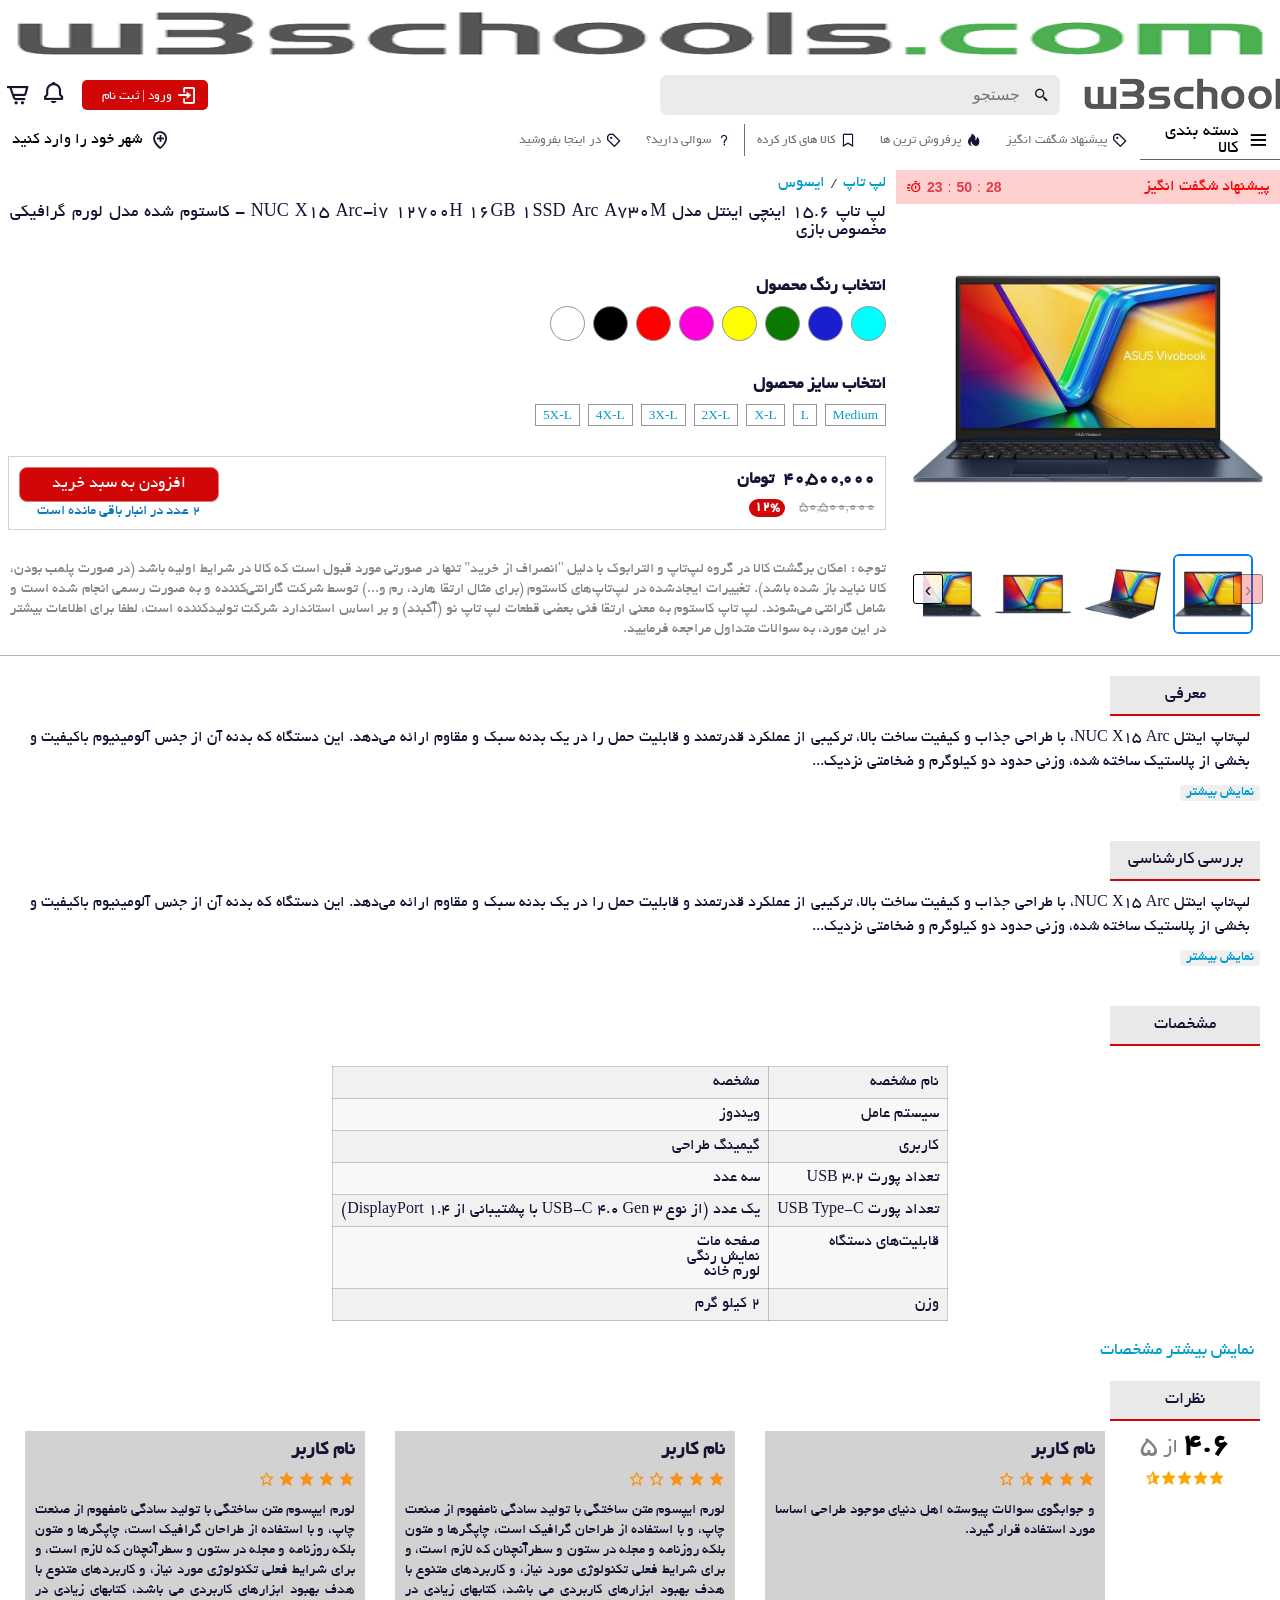
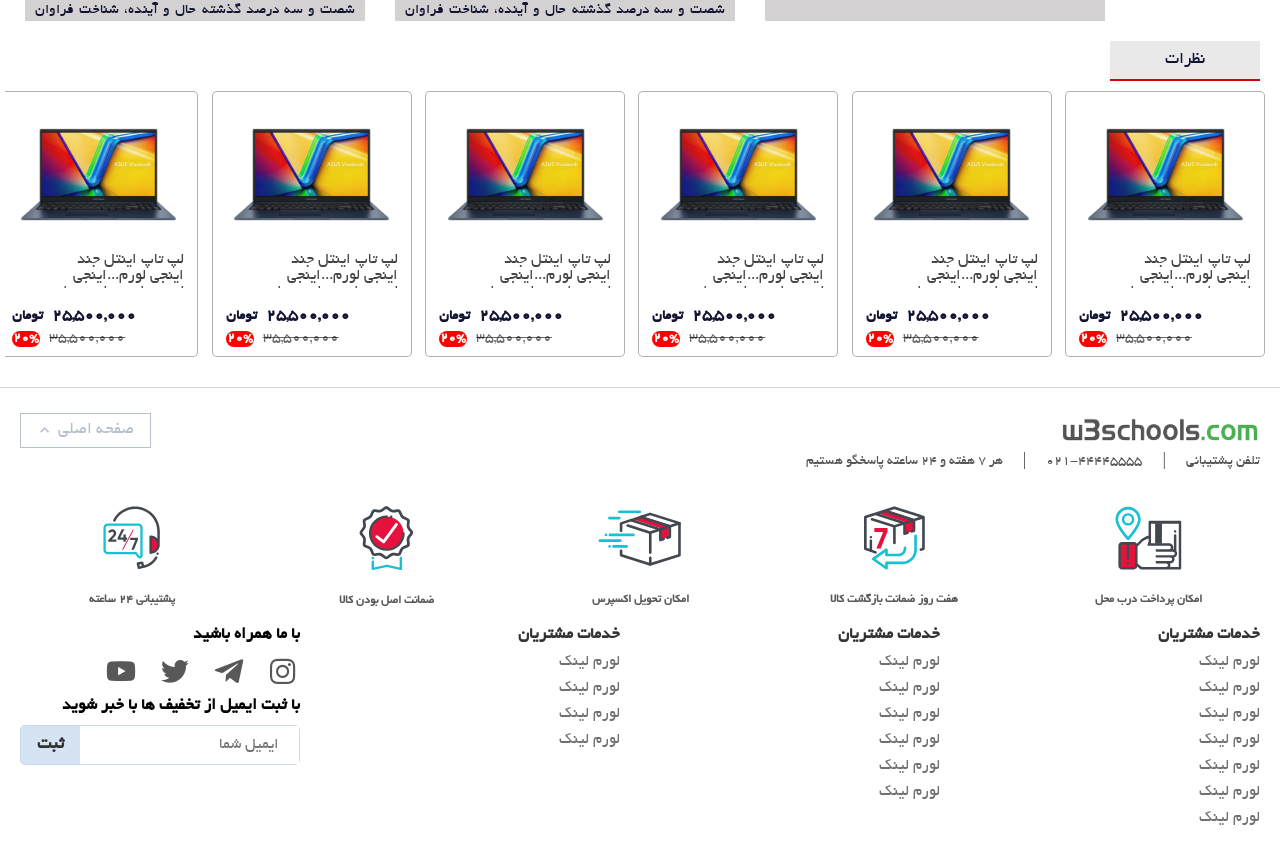
<file: product-page.html>
<!DOCTYPE html>
<html lang="en">

<head>
    <meta charset="UTF-8">
    <meta name="viewport" content="width=device-width, initial-scale=1.0">
    <link href='https://unpkg.com/boxicons@2.1.4/css/boxicons.min.css' rel='stylesheet'>
    <link rel="stylesheet"
        href="https://cdnjs.cloudflare.com/ajax/libs/OwlCarousel2/2.3.4/assets/owl.carousel.min.css" />
    <link rel="stylesheet"
        href="https://cdnjs.cloudflare.com/ajax/libs/OwlCarousel2/2.3.4/assets/owl.theme.default.min.css" />
    <link rel="stylesheet" href="assets/css/reset.css">
    <link rel="stylesheet" href="assets/css/mega-menu.css">
    <link rel="stylesheet" href="assets/css/style.css">
    <title>product-page</title>
</head>

<body>
    <header>
        <div class="ad-banner">
            <img src="assets/img/header/download.png" alt="">
        </div>
        <div class="navbar-header">
            <div class="header-brand-logo">
            </div>
            <div class="header-search">
                <i class='bx bx-search-alt-2'></i>
                <input type="search" placeholder="جستجو">
            </div>
            <div class="header-access-btn">
                <div class="header-login-btn">
                    <i class='bx bx-log-in'></i>
                    <button>ورود | ثبت نام</button>
                </div>
                <div class="access-btn">
                    <div class="shopp-notif">
                        <i class='bx bx-bell'></i>
                        <div class="notif-box">
                            <h4>اعلانات</h4>
                            <div class="notif">
                                محصول لپتاپ ایسوس موجود شد
                            </div>
                            <div class="notif">
                                 محصول لپتاپ ایسوس موجود شد تخفیف های مارو از دست ندهید
                            </div>
                            <div class="notif">
                                 محصول لپتاپ ایسوس موجود شد تخفیف های مارو از دست ندهید
                            </div>
                            <div class="notif">
                                 محصول لپتاپ ایسوس موجود شد تخفیف های مارو از دست ندهید
                            </div>
                            <div class="notif">
                                 محصول لپتاپ ایسوس موجود شد تخفیف های مارو از دست ندهید
                            </div>
                            <div class="notif">
                                 محصول لپتاپ ایسوس موجود شد تخفیف های مارو از دست ندهید
                            </div>
                            <div class="notif">
                                 محصول لپتاپ ایسوس موجود شد تخفیف های مارو از دست ندهید
                            </div>
                            <div class="notif">
                                 محصول لپتاپ ایسوس موجود شد تخفیف های مارو از دست ندهید
                            </div>
                            <div class="notif">
                                 محصول لپتاپ ایسوس موجود شد تخفیف های مارو از دست ندهید
                            </div>
                        </div>
                    </div>
                    <i class='bx bx-cart-alt'></i>
                </div>
            </div>
        </div>
        <div class="nav">
            <div class="navbar-category cd-dropdown-wrapper">
                
                <a class="cd-dropdown-trigger" href="#0"><i class='bx bx-menu'></i>دسته بندی کالا</a>
                <nav class="cd-dropdown">
                    <ul class="cd-dropdown-content">
                        <li class="has-children">
                            <a href="http://codyhouse.co/?p=748">کالای یک</a>

                            <ul class="cd-secondary-dropdown is-hidden">
                                <li class="has-children">
                                    <a href="http://codyhouse.co/?p=748">بر اساس برند</a>

                                    <ul class="is-hidden">

                                        <!-- <li class="has-children">
										<a href="#0">Caps &amp; Hats</a>

										<ul class="is-hidden">
											<li class="go-back"><a href="#0">Accessories</a></li>
											<li class="see-all"><a href="http://codyhouse.co/?p=748">All Caps &amp; Hats</a></li>
											<li><a href="http://codyhouse.co/?p=748">Beanies</a></li>
											<li><a href="http://codyhouse.co/?p=748">Caps</a></li>
											<li><a href="http://codyhouse.co/?p=748">Hats</a></li>
										</ul>
									</li> -->
                                        <li><a href="http://codyhouse.co/?p=748">برند یک </a></li>
                                        <li><a href="http://codyhouse.co/?p=748">برند دو</a></li>
                                        <li><a href="http://codyhouse.co/?p=748">برند سه</a></li>
                                        <li><a href="http://codyhouse.co/?p=748">برند چهار</a></li>
                                    </ul>
                                </li>

                                <li class="has-children">
                                    <a href="http://codyhouse.co/?p=748">بر اساس قیمت</a>

                                    <ul class="is-hidden">

                                        <!-- <li class="has-children">
										<a href="#0">Caps &amp; Hats</a>

										<ul class="is-hidden">
											<li class="go-back"><a href="#0">Accessories</a></li>
											<li class="see-all"><a href="http://codyhouse.co/?p=748">All Caps &amp; Hats</a></li>
											<li><a href="http://codyhouse.co/?p=748">Beanies</a></li>
											<li><a href="http://codyhouse.co/?p=748">Caps</a></li>
											<li><a href="http://codyhouse.co/?p=748">Hats</a></li>
										</ul>
									</li> -->
                                        <li><a href="http://codyhouse.co/?p=748">برند یک </a></li>
                                        <li><a href="http://codyhouse.co/?p=748">برند دو</a></li>
                                        <li><a href="http://codyhouse.co/?p=748">برند سه</a></li>
                                        <li><a href="http://codyhouse.co/?p=748">برند چهار</a></li>
                                    </ul>

                                </li>

                            </ul> <!-- .cd-secondary-dropdown -->
                        </li> <!-- .has-children -->



                        <li class="has-children">
                            <a href="http://codyhouse.co/?p=748">کالای دو</a>

                            <ul class="cd-secondary-dropdown is-hidden">
                                <li class="has-children">
                                    <a href="http://codyhouse.co/?p=748">بر اساس برند 2</a>

                                    <ul class="is-hidden">

                                        <!-- <li class="has-children">
										<a href="#0">Caps &amp; Hats</a>

										<ul class="is-hidden">
											<li class="go-back"><a href="#0">Accessories</a></li>
											<li class="see-all"><a href="http://codyhouse.co/?p=748">All Caps &amp; Hats</a></li>
											<li><a href="http://codyhouse.co/?p=748">Beanies</a></li>
											<li><a href="http://codyhouse.co/?p=748">Caps</a></li>
											<li><a href="http://codyhouse.co/?p=748">Hats</a></li>
										</ul>
									</li> -->
                                        <li><a href="http://codyhouse.co/?p=748">برند یک </a></li>
                                        <li><a href="http://codyhouse.co/?p=748">برند دو</a></li>
                                        <li><a href="http://codyhouse.co/?p=748">برند سه</a></li>
                                        <li><a href="http://codyhouse.co/?p=748">برند چهار</a></li>
                                    </ul>
                                </li>

                                <li class="has-children">
                                    <a href="http://codyhouse.co/?p=748">بر اساس قیمت 2</a>

                                    <ul class="is-hidden">

                                        <!-- <li class="has-children">
										<a href="#0">Caps &amp; Hats</a>

										<ul class="is-hidden">
											<li class="go-back"><a href="#0">Accessories</a></li>
											<li class="see-all"><a href="http://codyhouse.co/?p=748">All Caps &amp; Hats</a></li>
											<li><a href="http://codyhouse.co/?p=748">Beanies</a></li>
											<li><a href="http://codyhouse.co/?p=748">Caps</a></li>
											<li><a href="http://codyhouse.co/?p=748">Hats</a></li>
										</ul>
									</li> -->
                                        <li><a href="http://codyhouse.co/?p=748">برند یک </a></li>
                                        <li><a href="http://codyhouse.co/?p=748">برند دو</a></li>
                                        <li><a href="http://codyhouse.co/?p=748">برند سه</a></li>
                                        <li><a href="http://codyhouse.co/?p=748">برند چهار</a></li>
                                    </ul>

                                </li>

                            </ul>
                        </li> <!-- .has-children -->
                        <li class="has-children">
                            <a href="http://codyhouse.co/?p=748">کالای سه</a>

                            <ul class="cd-secondary-dropdown is-hidden">
                                <li class="has-children">
                                    <a href="http://codyhouse.co/?p=748">بر اساس برند 3</a>

                                    <ul class="is-hidden">

                                        <!-- <li class="has-children">
										<a href="#0">Caps &amp; Hats</a>

										<ul class="is-hidden">
											<li class="go-back"><a href="#0">Accessories</a></li>
											<li class="see-all"><a href="http://codyhouse.co/?p=748">All Caps &amp; Hats</a></li>
											<li><a href="http://codyhouse.co/?p=748">Beanies</a></li>
											<li><a href="http://codyhouse.co/?p=748">Caps</a></li>
											<li><a href="http://codyhouse.co/?p=748">Hats</a></li>
										</ul>
									</li> -->
                                        <li><a href="http://codyhouse.co/?p=748">برند یک </a></li>
                                        <li><a href="http://codyhouse.co/?p=748">برند دو</a></li>
                                        <li><a href="http://codyhouse.co/?p=748">برند سه</a></li>
                                        <li><a href="http://codyhouse.co/?p=748">برند چهار</a></li>
                                    </ul>
                                </li>

                                <li class="has-children">
                                    <a href="http://codyhouse.co/?p=748">بر اساس قیمت 3</a>

                                    <ul class="is-hidden">

                                        <!-- <li class="has-children">
										<a href="#0">Caps &amp; Hats</a>

										<ul class="is-hidden">
											<li class="go-back"><a href="#0">Accessories</a></li>
											<li class="see-all"><a href="http://codyhouse.co/?p=748">All Caps &amp; Hats</a></li>
											<li><a href="http://codyhouse.co/?p=748">Beanies</a></li>
											<li><a href="http://codyhouse.co/?p=748">Caps</a></li>
											<li><a href="http://codyhouse.co/?p=748">Hats</a></li>
										</ul>
									</li> -->
                                        <li><a href="http://codyhouse.co/?p=748">برند یک </a></li>
                                        <li><a href="http://codyhouse.co/?p=748">برند دو</a></li>
                                        <li><a href="http://codyhouse.co/?p=748">برند سه</a></li>
                                        <li><a href="http://codyhouse.co/?p=748">برند چهار</a></li>
                                    </ul>

                                </li>

                            </ul><!-- .cd-secondary-dropdown -->
                        </li> <!-- .has-children -->
                        <li class="has-children">
                            <a href="http://codyhouse.co/?p=748">کالای چهار</a>

                            <ul class="cd-secondary-dropdown is-hidden">
                                <li class="has-children">
                                    <a href="http://codyhouse.co/?p=748">بر اساس برند 4</a>

                                    <ul class="is-hidden">

                                        <!-- <li class="has-children">
										<a href="#0">Caps &amp; Hats</a>

										<ul class="is-hidden">
											<li class="go-back"><a href="#0">Accessories</a></li>
											<li class="see-all"><a href="http://codyhouse.co/?p=748">All Caps &amp; Hats</a></li>
											<li><a href="http://codyhouse.co/?p=748">Beanies</a></li>
											<li><a href="http://codyhouse.co/?p=748">Caps</a></li>
											<li><a href="http://codyhouse.co/?p=748">Hats</a></li>
										</ul>
									</li> -->
                                        <li><a href="http://codyhouse.co/?p=748">برند یک </a></li>
                                        <li><a href="http://codyhouse.co/?p=748">برند دو</a></li>
                                        <li><a href="http://codyhouse.co/?p=748">برند سه</a></li>
                                        <li><a href="http://codyhouse.co/?p=748">برند چهار</a></li>
                                    </ul>
                                </li>

                                <li class="has-children">
                                    <a href="http://codyhouse.co/?p=748">بر اساس قیمت 4</a>

                                    <ul class="is-hidden">

                                        <!-- <li class="has-children">
										<a href="#0">Caps &amp; Hats</a>

										<ul class="is-hidden">
											<li class="go-back"><a href="#0">Accessories</a></li>
											<li class="see-all"><a href="http://codyhouse.co/?p=748">All Caps &amp; Hats</a></li>
											<li><a href="http://codyhouse.co/?p=748">Beanies</a></li>
											<li><a href="http://codyhouse.co/?p=748">Caps</a></li>
											<li><a href="http://codyhouse.co/?p=748">Hats</a></li>
										</ul>
									</li> -->
                                        <li><a href="http://codyhouse.co/?p=748">برند یک </a></li>
                                        <li><a href="http://codyhouse.co/?p=748">برند دو</a></li>
                                        <li><a href="http://codyhouse.co/?p=748">برند سه</a></li>
                                        <li><a href="http://codyhouse.co/?p=748">برند چهار</a></li>
                                    </ul>

                                </li>

                            </ul> <!-- .cd-secondary-dropdown -->
                        </li> <!-- .has-children -->
                        <li class="has-children">
                            <a href="http://codyhouse.co/?p=748">کالای پنج</a>

                            <ul class="cd-secondary-dropdown is-hidden">
                                <li class="has-children">
                                    <a href="http://codyhouse.co/?p=748">بر اساس برند 5</a>

                                    <ul class="is-hidden">

                                        <!-- <li class="has-children">
										<a href="#0">Caps &amp; Hats</a>

										<ul class="is-hidden">
											<li class="go-back"><a href="#0">Accessories</a></li>
											<li class="see-all"><a href="http://codyhouse.co/?p=748">All Caps &amp; Hats</a></li>
											<li><a href="http://codyhouse.co/?p=748">Beanies</a></li>
											<li><a href="http://codyhouse.co/?p=748">Caps</a></li>
											<li><a href="http://codyhouse.co/?p=748">Hats</a></li>
										</ul>
									</li> -->
                                        <li><a href="http://codyhouse.co/?p=748">برند یک </a></li>
                                        <li><a href="http://codyhouse.co/?p=748">برند دو</a></li>
                                        <li><a href="http://codyhouse.co/?p=748">برند سه</a></li>
                                        <li><a href="http://codyhouse.co/?p=748">برند چهار</a></li>
                                    </ul>
                                </li>

                                <li class="has-children">
                                    <a href="http://codyhouse.co/?p=748">بر اساس قیمت 5</a>

                                    <ul class="is-hidden">

                                        <!-- <li class="has-children">
										<a href="#0">Caps &amp; Hats</a>

										<ul class="is-hidden">
											<li class="go-back"><a href="#0">Accessories</a></li>
											<li class="see-all"><a href="http://codyhouse.co/?p=748">All Caps &amp; Hats</a></li>
											<li><a href="http://codyhouse.co/?p=748">Beanies</a></li>
											<li><a href="http://codyhouse.co/?p=748">Caps</a></li>
											<li><a href="http://codyhouse.co/?p=748">Hats</a></li>
										</ul>
									</li> -->
                                        <li><a href="http://codyhouse.co/?p=748">برند یک </a></li>
                                        <li><a href="http://codyhouse.co/?p=748">برند دو</a></li>
                                        <li><a href="http://codyhouse.co/?p=748">برند سه</a></li>
                                        <li><a href="http://codyhouse.co/?p=748">برند چهار</a></li>
                                    </ul>

                                </li>

                            </ul> <!-- .cd-secondary-dropdown -->
                        </li> <!-- .has-children -->
                        <li class="has-children">
                            <a href="http://codyhouse.co/?p=748">کالای شش</a>

                            <ul class="cd-secondary-dropdown is-hidden">
                                <li class="has-children">
                                    <a href="http://codyhouse.co/?p=748">بر اساس برند 6</a>

                                    <ul class="is-hidden">

                                        <!-- <li class="has-children">
										<a href="#0">Caps &amp; Hats</a>

										<ul class="is-hidden">
											<li class="go-back"><a href="#0">Accessories</a></li>
											<li class="see-all"><a href="http://codyhouse.co/?p=748">All Caps &amp; Hats</a></li>
											<li><a href="http://codyhouse.co/?p=748">Beanies</a></li>
											<li><a href="http://codyhouse.co/?p=748">Caps</a></li>
											<li><a href="http://codyhouse.co/?p=748">Hats</a></li>
										</ul>
									</li> -->
                                        <li><a href="http://codyhouse.co/?p=748">برند یک </a></li>
                                        <li><a href="http://codyhouse.co/?p=748">برند دو</a></li>
                                        <li><a href="http://codyhouse.co/?p=748">برند سه</a></li>
                                        <li><a href="http://codyhouse.co/?p=748">برند چهار</a></li>
                                    </ul>
                                </li>

                                <li class="has-children">
                                    <a href="http://codyhouse.co/?p=748">بر اساس قیمت 6</a>

                                    <ul class="is-hidden">

                                        <!-- <li class="has-children">
										<a href="#0">Caps &amp; Hats</a>

										<ul class="is-hidden">
											<li class="go-back"><a href="#0">Accessories</a></li>
											<li class="see-all"><a href="http://codyhouse.co/?p=748">All Caps &amp; Hats</a></li>
											<li><a href="http://codyhouse.co/?p=748">Beanies</a></li>
											<li><a href="http://codyhouse.co/?p=748">Caps</a></li>
											<li><a href="http://codyhouse.co/?p=748">Hats</a></li>
										</ul>
									</li> -->
                                        <li><a href="http://codyhouse.co/?p=748">برند یک </a></li>
                                        <li><a href="http://codyhouse.co/?p=748">برند دو</a></li>
                                        <li><a href="http://codyhouse.co/?p=748">برند سه</a></li>
                                        <li><a href="http://codyhouse.co/?p=748">برند چهار</a></li>
                                    </ul>

                                </li>

                            </ul> <!-- .cd-secondary-dropdown -->
                        </li> <!-- .has-children -->
                    </ul> <!-- .cd-dropdown-content -->
                </nav>
            </div>
            <div class="navmenu">
                <ul>
                    <li>
                        <i class='bx bx-purchase-tag-alt'></i>
                        <a href="#">پیشنهاد شگفت انگیز</a>
                    </li>
                    <li>
                        <i class='bx bxs-hot'></i>
                        <a href="#">پرفروش ترین ها</a>
                    </li>
                    <li>
                        <i class='bx bx-bookmark'></i>
                        <a href="#">کالا های کار کرده</a>
                    </li>
                </ul>
                <div class="question">
                    <div>
                        <i class='bx bx-question-mark'></i>
                        <a href="#">سوالی دارید؟</a>
                    </div>

                    <div>
                        <i class='bx bx-purchase-tag-alt'></i>
                        <a href="#">در اینجا بفروشید</a>
                    </div>
                </div>
            </div>
            <div class="nav-location">
                <i class='bx bx-location-plus'></i>
                <a href="#">شهر خود را وارد کنید</a>
            </div>
        </div>
    </header>
    <main>
        <section class="product-box">
            <aside class="main-product-view">
                <div class="main-product-offer-box">
                    <span>پیشنهاد شگفت انگیز</span>
                    <div class="product-page-timer">
                        <span class="product-page-hours" data-hours="23">00</span> :
                        <span class="product-page-minutes" data-minutes="50">01</span> :
                        <span class="product-page-seconds" data-seconds="30">30</span>
                    </div>
                    <i class='bx bx-timer'></i>
                </div>
                <div class="image-box">
                    <img id="mainImage" class="main-image"
                        src="assets/img/product-page/2b54630a4637a82ea2415ea3b414dbdc4521637c_1746950599.webp"
                        alt="عکس بزرگ" />

                    <div class="owl-carousel owl-theme" id="thumbCarousel">
                        <div class="item active-thumb"
                            data-large="assets/img/product-page/2b54630a4637a82ea2415ea3b414dbdc4521637c_1746950599.webp">
                            <img src="assets/img/product-page/2b54630a4637a82ea2415ea3b414dbdc4521637c_1746950599.webp"
                                alt="thumb1" />
                        </div>
                        <div class="item"
                            data-large="assets/img/product-page/41f9186198f8b2e9ec22cafc8bd5cd618ba58cf2_1746950599.webp">
                            <img src="assets/img/product-page/41f9186198f8b2e9ec22cafc8bd5cd618ba58cf2_1746950599.webp"
                                alt="thumb2" />
                        </div>
                        <div class="item"
                            data-large="assets/img/product-page/871138eeda59c2f13088624b35fd6a9e0cc8a2d3_1746950599.webp">
                            <img src="assets/img/product-page/871138eeda59c2f13088624b35fd6a9e0cc8a2d3_1746950599.webp"
                                alt="thumb3" />
                        </div>
                        <div class="item"
                            data-large="assets/img/product-page/2b54630a4637a82ea2415ea3b414dbdc4521637c_1746950599.webp">
                            <img src="assets/img/product-page/2b54630a4637a82ea2415ea3b414dbdc4521637c_1746950599.webp"
                                alt="thumb4" />
                        </div>
                        <div class="item"
                            data-large="assets/img/product-page/41f9186198f8b2e9ec22cafc8bd5cd618ba58cf2_1746950599.webp">
                            <img src="assets/img/product-page/41f9186198f8b2e9ec22cafc8bd5cd618ba58cf2_1746950599.webp"
                                alt="thumb5" />
                        </div>
                        <div class="item"
                            data-large="assets/img/product-page/871138eeda59c2f13088624b35fd6a9e0cc8a2d3_1746950599.webp">
                            <img src="assets/img/product-page/871138eeda59c2f13088624b35fd6a9e0cc8a2d3_1746950599.webp"
                                alt="thumb6" />
                        </div>
                    </div>
                </div>

                <div class="product-price-cart">
                    <div class="product-cart-price-box">
                        <div class="product-price-cart-down">
                            <span class="product-price-cart-down-price">40,500,000</span>
                            <span class="product-price-cart-down-unit">تومان</span>
                        </div>
                        <div class="product-price-cart-up">
                            <span class="product-price-cart-up-price">50,500,000</span>
                            <span class="product-price-cart-up-off">12%</span>
                        </div>
                    </div>
                    <div class="add-to-shopping-cart-box">
                        <button>افزودن به سبد خرید</button>
                        <a href="#"><span>2</span> عدد در انبار باقی مانده است</a>
                    </div>
                </div>
            </aside>
            <div class="main-product-specification">
                <div class="main-product-specification-category">
                    <a href="#" class="product-main-category">لپ تاپ</a>
                    <span>/</span>
                    <a href="#" class="product-brand-category">ایسوس</a>
                </div>
                <div class="main-product-name-box">
                    <span>لپ تاپ 15.6 اینچی اینتل مدل NUC X15 Arc-i7 12700H 16GB 1SSD Arc A730M - کاستوم شده مدل لورم
                        گرافیکی مخصوص بازی</span>
                </div>
                <div class="main-color-selector">
                    <span>انتخاب رنگ محصول</span>
                    <div class="color-select-box">
                        <button type="button" class="btn-color-selector" style="background-color: #00ffff;"><i
                                class='bx bx-check'></i></button>
                        <button type="button" class="btn-color-selector" style="background-color: #1b1ece;"><i
                                class='bx bx-check'></i></button>
                        <button type="button" class="btn-color-selector" style="background-color: #0b7900;"><i
                                class='bx bx-check'></i></button>
                        <button type="button" class="btn-color-selector" style="background-color: #ffff00;"><i
                                class='bx bx-check'></i></button>
                        <button type="button" class="btn-color-selector" style="background-color: #ff00dd;"><i
                                class='bx bx-check'></i></button>
                        <button type="button" class="btn-color-selector" style="background-color: #ff0000;"><i
                                class='bx bx-check'></i></button>
                        <button type="button" class="btn-color-selector" style="background-color: #000000;"><i
                                class='bx bx-check'></i></button>
                        <button type="button" class="btn-color-selector" style="background-color: #ffffff;"><i
                                class='bx bx-check'></i></button>
                    </div>
                </div>
                <div class="main-size-selector">
                    <span>انتخاب سایز محصول</span>
                    <div class="size-select-box">
                        <button type="button" class="btn-size-selector">Medium</button>
                        <button type="button" class="btn-size-selector">L</button>
                        <button type="button" class="btn-size-selector">X-L</button>
                        <button type="button" class="btn-size-selector">2X-L</button>
                        <button type="button" class="btn-size-selector">3X-L</button>
                        <button type="button" class="btn-size-selector">4X-L</button>
                        <button type="button" class="btn-size-selector">5X-L</button>
                    </div>
                </div>
                <div class="product-buy-cart">
                    <div class="product-buy-cart-right">
                        <div class="product-price-cart-up">
                            <span class="product-buy-cart-price">40,500,000</span>
                            <span class="product-buy-cart-unit">تومان</span>
                        </div>
                        <div class="product-price-cart-down">
                            <span class="product-buy-cart-price">50,500,000</span>
                            <span class="product-buy-cart-off">12%</span>
                        </div>
                    </div>
                    <div class="product-buy-cart-left">
                        <div class="add-to-shopping-cart-box">
                            <button>افزودن به سبد خرید</button>
                            <a href="#"><span>2</span> عدد در انبار باقی مانده است</a>
                        </div>
                    </div>
                </div>
                <div class="main-product-alert">
                    <span>توجه : امکان برگشت کالا در گروه لپ‌تاپ و الترابوک با دلیل "انصراف از خرید" تنها در صورتی مورد
                        قبول است که کالا در شرایط اولیه باشد (در صورت پلمب بودن، کالا نباید باز شده باشد). تغییرات
                        ایجادشده در لپ‌تاپ‌های کاستوم (برای مثال ارتقا هارد، رم و...) توسط شرکت گارانتی‌کننده و به صورت
                        رسمی انجام شده است و شامل گارانتی می‌شوند. لپ تاپ کاستوم به معنی ارتقا فنی بعضی قطعات لپ تاپ نو
                        (آکبند) و بر اساس استاندارد شرکت تولیدکننده است، لطفا برای اطلاعات بیشتر در این مورد، به سوالات
                        متداول مراجعه فرمایید.</span>
                </div>
            </div>
        </section>
        <section class="main-product-information">
            <div class="main-product-introduction-box">
                <h3>معرفی</h3>
                <p id="product-text"></p>
                <button id="toggle-btn">نمایش بیشتر</button>
            </div>
            <div class="main-product-review-box">
                <h3>بررسی کارشناسی</h3>
                <p id="product-review"></p>
                <button id="toggle-btn-review">نمایش بیشتر</button>
            </div>
            <div class="main-product-imformation-box">
                <h3>مشخصات</h3>
                <table>
                    <tr>
                        <th>نام مشخصه</th>
                        <th>مشخصه</th>
                    </tr>
                    <tr>
                        <td>سیستم عامل</td>
                        <td>ویندوز</td>
                    </tr>
                    <tr>
                        <td>کاربری</td>
                        <td>گیمینگ طراحی</td>
                    </tr>
                    <tr>
                        <td>تعداد پورت USB 3.2</td>
                        <td>سه عدد</td>
                    </tr>
                    <tr>
                        <td>تعداد پورت USB Type-C</td>
                        <td>یک عدد (از نوع USB-C ۴.۰ Gen ۳ با پشتیبانی از DisplayPort ۱.۴)</td>
                    </tr>
                    <tr>
                        <td>قابلیت‌های دستگاه</td>
                        <td>صفحه مات <br> نمایش رنگی <br> لورم خانه</td>
                    </tr>
                    <tr>
                        <td>وزن</td>
                        <td>2 کیلو گرم</td>
                    </tr>
                </table>
                <button id="myBtn">نمایش بیشتر مشخصات</button>

                <!-- The Modal -->
                <div id="myImformationModal" class="modal">

                    <!-- Modal content -->
                    <div class="modal-content">
                        <div class="modal-header">
                            <h3>مشخصات</h3>
                        </div>
                        <div class="modal-body">
                            <table>
                                <tr>
                                    <th>نام مشخصه</th>
                                    <th>مشخصه</th>
                                </tr>
                                <tr>
                                    <td>سیستم عامل</td>
                                    <td>ویندوز</td>
                                </tr>
                                <tr>
                                    <td>کاربری</td>
                                    <td>گیمینگ طراحی</td>
                                </tr>
                                <tr>
                                    <td>تعداد پورت USB 3.2</td>
                                    <td>سه عدد</td>
                                </tr>
                                <tr>
                                    <td>تعداد پورت USB Type-C</td>
                                    <td>یک عدد (از نوع USB-C ۴.۰ Gen ۳ با پشتیبانی از DisplayPort ۱.۴)</td>
                                </tr>
                                <tr>
                                    <td>قابلیت‌های دستگاه</td>
                                    <td>صفحه مات <br> نمایش رنگی <br> لورم خانه</td>
                                </tr>
                                <tr>
                                    <td>وزن</td>
                                    <td>2 کیلو گرم</td>
                                </tr>
                                <tr>
                                    <th>نام مشخصه</th>
                                    <th>مشخصه</th>
                                </tr>
                                <tr>
                                    <td>سیستم عامل</td>
                                    <td>ویندوز</td>
                                </tr>
                                <tr>
                                    <td>کاربری</td>
                                    <td>گیمینگ طراحی</td>
                                </tr>
                                <tr>
                                    <td>تعداد پورت USB 3.2</td>
                                    <td>سه عدد</td>
                                </tr>
                                <tr>
                                    <td>تعداد پورت USB Type-C</td>
                                    <td>یک عدد (از نوع USB-C ۴.۰ Gen ۳ با پشتیبانی از DisplayPort ۱.۴)</td>
                                </tr>
                                <tr>
                                    <td>قابلیت‌های دستگاه</td>
                                    <td>صفحه مات <br> نمایش رنگی <br> لورم خانه</td>
                                </tr>
                                <tr>
                                    <td>وزن</td>
                                    <td>2 کیلو گرم</td>
                                </tr>
                            </table>
                        </div>
                        <div class="modal-footer">
                            <button class="close">بستن</button>
                        </div>
                    </div>

                </div>

            </div>
        </section>
        <section class="main-product-comment">
            <h3>نظرات</h3>
            <div class="product-comment-box">
                <div class="product-rait">
                    <div class="product-rating-box">
                        <span class="product-rate">4.6</span>
                        <span>از</span>
                        <span class="total-rate">5</span>
                    </div>
                    <div class="product-rate-start-box">
                        <i class='bx bxs-star'></i>
                        <i class='bx bxs-star'></i>
                        <i class='bx bxs-star'></i>
                        <i class='bx bxs-star'></i>
                        <i class='bx bxs-star-half bx-flip-horizontal'></i>
                    </div>
                </div>
                <div class="owl-carousel product-comment">

                    <div class="user-comment">
                        <div class="comment-user-name">
                            نام کاربر
                        </div>
                        <div class="user-rate">
                            <i class='bx bxs-star'></i>
                            <i class='bx bxs-star'></i>
                            <i class='bx bxs-star'></i>
                            <i class='bx bxs-star-half bx-flip-horizontal'></i>
                            <i class='bx bx-star'></i>
                        </div>
                        <div class="comment-body">
                            <p> و جوابگوی سوالات پیوسته اهل دنیای موجود طراحی اساسا مورد استفاده قرار گیرد.</p>
                        </div>
                    </div>


                    <div class="user-comment">
                        <div class="comment-user-name">
                            نام کاربر
                        </div>
                        <div class="user-rate">
                            <i class='bx bxs-star'></i>
                            <i class='bx bxs-star'></i>
                            <i class='bx bxs-star'></i>
                            <i class='bx bx-star'></i>
                            <i class='bx bx-star'></i>
                        </div>
                        <div class="comment-body">
                            <p>لورم ایپسوم متن ساختگی با تولید سادگی نامفهوم از صنعت چاپ، و با استفاده از طراحان گرافیک
                                است، چاپگرها و متون بلکه روزنامه و مجله در ستون و سطرآنچنان که لازم است، و برای شرایط
                                فعلی تکنولوژی مورد نیاز، و کاربردهای متنوع با هدف بهبود ابزارهای کاربردی می باشد،
                                کتابهای زیادی در شصت و سه درصد گذشته حال و آینده، شناخت فراوان جامعه و متخصصان را می
                                طلبد، تا با نرم افزارها شناخت بیشتری را برای طراحان رایانه ای علی الخصوص طراحان خلاقی، و
                                فرهنگ پیشرو در زبان فارسی ایجاد کرد، در این صورت می توان امید داشت که تمام و دشواری
                                موجود در ارائه راهکارها، و شرایط سخت تایپ به پایان رسد و زمان مورد نیاز شامل حروفچینی
                                دستاوردهای اصلی، و جوابگوی سوالات پیوسته اهل دنیای موجود طراحی اساسا مورد استفاده قرار
                                گیرد.</p>
                        </div>
                    </div>
                    <div class="user-comment">
                        <div class="comment-user-name">
                            نام کاربر
                        </div>
                        <div class="user-rate">
                            <i class='bx bxs-star'></i>
                            <i class='bx bxs-star'></i>
                            <i class='bx bxs-star'></i>
                            <i class='bx bxs-star'></i>
                            <i class='bx bx-star'></i>
                        </div>
                        <div class="comment-body">
                            <p>لورم ایپسوم متن ساختگی با تولید سادگی نامفهوم از صنعت چاپ، و با استفاده از طراحان گرافیک
                                است، چاپگرها و متون بلکه روزنامه و مجله در ستون و سطرآنچنان که لازم است، و برای شرایط
                                فعلی تکنولوژی مورد نیاز، و کاربردهای متنوع با هدف بهبود ابزارهای کاربردی می باشد،
                                کتابهای زیادی در شصت و سه درصد گذشته حال و آینده، شناخت فراوان جامعه و متخصصان را می
                                طلبد، تا با نرم افزارها شناخت بیشتری را برای طراحان رایانه ای علی الخصوص طراحان خلاقی، و
                                فرهنگ پیشرو در زبان فارسی ایجاد کرد، در این صورت می توان امید داشت که تمام و دشواری
                                موجود در ارائه راهکارها، و شرایط سخت تایپ به پایان رسد و زمان مورد نیاز شامل حروفچینی
                                دستاوردهای اصلی، و جوابگوی سوالات پیوسته اهل دنیای موجود طراحی اساسا مورد استفاده قرار
                                گیرد.</p>
                        </div>
                    </div>
                    <div class="user-comment">
                        <div class="comment-user-name">
                            نام کاربر
                        </div>
                        <div class="user-rate">
                            <i class='bx bxs-star'></i>
                            <i class='bx bxs-star'></i>
                            <i class='bx bxs-star'></i>
                            <i class='bx bxs-star'></i>
                            <i class='bx bxs-star-half bx-flip-horizontal'></i>
                        </div>
                        <div class="comment-body">
                            <p>لورم ایپسوم متن ساختگی با تولید سادگی نامفهوم از صنعت چاپ، و با استفاده از طراحان گرافیک
                                است، چاپگرها و متون بلکه روزنامه و مجله در ستون و سطرآنچنان که لازم است، و برای شرایط
                                فعلی تکنولوژی مورد نیاز، و کاربردهای متنوع با هدف بهبود ابزارهای کاربردی می باشد،
                                کتابهای زیادی در شصت و سه درصد گذشته حال و آینده، شناخت فراوان جامعه و متخصصان را می
                                طلبد، تا با نرم افزارها شناخت بیشتری را برای طراحان رایانه ای علی الخصوص طراحان خلاقی، و
                                فرهنگ پیشرو در زبان فارسی ایجاد کرد، در این صورت می توان امید داشت که تمام و دشواری
                                موجود در ارائه راهکارها، و شرایط سخت تایپ به پایان رسد و زمان مورد نیاز شامل حروفچینی
                                دستاوردهای اصلی، و جوابگوی سوالات پیوسته اهل دنیای موجود طراحی اساسا مورد استفاده قرار
                                گیرد.</p>
                        </div>
                    </div>
                    <div class="user-comment">
                        <div class="comment-user-name">
                            نام کاربر
                        </div>
                        <div class="user-rate">
                            <i class='bx bxs-star'></i>
                            <i class='bx bxs-star'></i>
                            <i class='bx bxs-star'></i>
                            <i class='bx bxs-star'></i>
                            <i class='bx bxs-star-half bx-flip-horizontal'></i>
                        </div>
                        <div class="comment-body">
                            <p> و جوابگوی سوالات پیوسته اهل دنیای موجود طراحی اساسا مورد استفاده قرار گیرد.</p>
                        </div>
                    </div>


                    <div class="user-comment">
                        <div class="comment-user-name">
                            نام کاربر
                        </div>
                        <div class="user-rate">
                            <i class='bx bxs-star'></i>
                            <i class='bx bxs-star'></i>
                            <i class='bx bxs-star'></i>
                            <i class='bx bxs-star'></i>
                            <i class='bx bxs-star-half bx-flip-horizontal'></i>
                        </div>
                        <div class="comment-body">
                            <p>لورم ایپسوم متن ساختگی با تولید سادگی نامفهوم از صنعت چاپ، و با استفاده از طراحان گرافیک
                                است، چاپگرها و متون بلکه روزنامه و مجله در ستون و سطرآنچنان که لازم است، و برای شرایط
                                فعلی تکنولوژی مورد نیاز، و کاربردهای متنوع با هدف بهبود ابزارهای کاربردی می باشد،
                                کتابهای زیادی در شصت و سه درصد گذشته حال و آینده، شناخت فراوان جامعه و متخصصان را می
                                طلبد، تا با نرم افزارها شناخت بیشتری را برای طراحان رایانه ای علی الخصوص طراحان خلاقی، و
                                فرهنگ پیشرو در زبان فارسی ایجاد کرد، در این صورت می توان امید داشت که تمام و دشواری
                                موجود در ارائه راهکارها، و شرایط سخت تایپ به پایان رسد و زمان مورد نیاز شامل حروفچینی
                                دستاوردهای اصلی، و جوابگوی سوالات پیوسته اهل دنیای موجود طراحی اساسا مورد استفاده قرار
                                گیرد.</p>
                        </div>
                    </div>
                    <div class="user-comment">
                        <div class="comment-user-name">
                            نام کاربر
                        </div>
                        <div class="user-rate">
                            <i class='bx bxs-star'></i>
                            <i class='bx bxs-star'></i>
                            <i class='bx bxs-star'></i>
                            <i class='bx bxs-star'></i>
                            <i class='bx bxs-star-half bx-flip-horizontal'></i>
                        </div>
                        <div class="comment-body">
                            <p>لورم ایپسوم متن ساختگی با تولید سادگی نامفهوم از صنعت چاپ، و با استفاده از طراحان گرافیک
                                است، چاپگرها و متون بلکه روزنامه و مجله در ستون و سطرآنچنان که لازم است، و برای شرایط
                                فعلی تکنولوژی مورد نیاز، و کاربردهای متنوع با هدف بهبود ابزارهای کاربردی می باشد،
                                کتابهای زیادی در شصت و سه درصد گذشته حال و آینده، شناخت فراوان جامعه و متخصصان را می
                                طلبد، تا با نرم افزارها شناخت بیشتری را برای طراحان رایانه ای علی الخصوص طراحان خلاقی، و
                                فرهنگ پیشرو در زبان فارسی ایجاد کرد، در این صورت می توان امید داشت که تمام و دشواری
                                موجود در ارائه راهکارها، و شرایط سخت تایپ به پایان رسد و زمان مورد نیاز شامل حروفچینی
                                دستاوردهای اصلی، و جوابگوی سوالات پیوسته اهل دنیای موجود طراحی اساسا مورد استفاده قرار
                                گیرد.</p>
                        </div>
                    </div>
                    <div class="user-comment">
                        <div class="comment-user-name">
                            نام کاربر
                        </div>
                        <div class="user-rate">
                            <i class='bx bxs-star'></i>
                            <i class='bx bxs-star'></i>
                            <i class='bx bxs-star'></i>
                            <i class='bx bxs-star'></i>
                            <i class='bx bxs-star-half bx-flip-horizontal'></i>
                        </div>
                        <div class="comment-body">
                            <p>لورم ایپسوم متن ساختگی با تولید سادگی نامفهوم از صنعت چاپ، و با استفاده از طراحان گرافیک
                                است، چاپگرها و متون بلکه روزنامه و مجله در ستون و سطرآنچنان که لازم است، و برای شرایط
                                فعلی تکنولوژی مورد نیاز، و کاربردهای متنوع با هدف بهبود ابزارهای کاربردی می باشد،
                                کتابهای زیادی در شصت و سه درصد گذشته حال و آینده، شناخت فراوان جامعه و متخصصان را می
                                طلبد، تا با نرم افزارها شناخت بیشتری را برای طراحان رایانه ای علی الخصوص طراحان خلاقی، و
                                فرهنگ پیشرو در زبان فارسی ایجاد کرد، در این صورت می توان امید داشت که تمام و دشواری
                                موجود در ارائه راهکارها، و شرایط سخت تایپ به پایان رسد و زمان مورد نیاز شامل حروفچینی
                                دستاوردهای اصلی، و جوابگوی سوالات پیوسته اهل دنیای موجود طراحی اساسا مورد استفاده قرار
                                گیرد.</p>
                        </div>
                    </div>

                </div>
            </div>
        </section>
        <section class="main-similar-product">
            <h3>نظرات</h3>
            <div class="owl-carousel similar-product">

                <div class="similar-product-box">
                    <div class="product-similar-img-box">
                        <img src="assets/img/similar-product/2b54630a4637a82ea2415ea3b414dbdc4521637c_1746950599.webp"
                            alt="">
                    </div>
                    <div class="product-similar-title">
                        <span>لپ تاپ اینتل جند<br> اینجی لورم...اینجی لورم...اینجی لورم...اینجی لورم...اینجی لورم...اینجی لورم...اینجی لورم...اینجی لورم...اینجی لورم...اینجی لورم...</span>
                    </div>
                    <div class="product-similar-price-box">
                        <span>25,500,000</span>
                        <span>تومان</span>
                    </div>
                    <div class="product-similar-offer-box">
                        <span>35,500,000</span>
                        <span>20%</span>
                    </div>
                </div>
                <div class="similar-product-box">
                    <div class="product-similar-img-box">
                        <img src="assets/img/similar-product/2b54630a4637a82ea2415ea3b414dbdc4521637c_1746950599.webp"
                            alt="">
                    </div>
                    <div class="product-similar-title">
                        <span>لپ تاپ اینتل جند<br> اینجی لورم...اینجی لورم...اینجی لورم...اینجی لورم...اینجی لورم...اینجی لورم...اینجی لورم...اینجی لورم...اینجی لورم...اینجی لورم...</span>
                    </div>
                    <div class="product-similar-price-box">
                        <span>25,500,000</span>
                        <span>تومان</span>
                    </div>
                    <div class="product-similar-offer-box">
                        <span>35,500,000</span>
                        <span>20%</span>
                    </div>
                </div>
                <div class="similar-product-box">
                    <div class="product-similar-img-box">
                        <img src="assets/img/similar-product/2b54630a4637a82ea2415ea3b414dbdc4521637c_1746950599.webp"
                            alt="">
                    </div>
                    <div class="product-similar-title">
                        <span>لپ تاپ اینتل جند<br> اینجی لورم...اینجی لورم...اینجی لورم...اینجی لورم...اینجی لورم...اینجی لورم...اینجی لورم...اینجی لورم...اینجی لورم...اینجی لورم...</span>
                    </div>
                    <div class="product-similar-price-box">
                        <span>25,500,000</span>
                        <span>تومان</span>
                    </div>
                    <div class="product-similar-offer-box">
                        <span>35,500,000</span>
                        <span>20%</span>
                    </div>
                </div>
                <div class="similar-product-box">
                    <div class="product-similar-img-box">
                        <img src="assets/img/similar-product/2b54630a4637a82ea2415ea3b414dbdc4521637c_1746950599.webp"
                            alt="">
                    </div>
                    <div class="product-similar-title">
                        <span>لپ تاپ اینتل جند<br> اینجی لورم...اینجی لورم...اینجی لورم...اینجی لورم...اینجی لورم...اینجی لورم...اینجی لورم...اینجی لورم...اینجی لورم...اینجی لورم...</span>
                    </div>
                    <div class="product-similar-price-box">
                        <span>25,500,000</span>
                        <span>تومان</span>
                    </div>
                    <div class="product-similar-offer-box">
                        <span>35,500,000</span>
                        <span>20%</span>
                    </div>
                </div>
                <div class="similar-product-box">
                    <div class="product-similar-img-box">
                        <img src="assets/img/similar-product/2b54630a4637a82ea2415ea3b414dbdc4521637c_1746950599.webp"
                            alt="">
                    </div>
                    <div class="product-similar-title">
                        <span>لپ تاپ اینتل جند<br> اینجی لورم...اینجی لورم...اینجی لورم...اینجی لورم...اینجی لورم...اینجی لورم...اینجی لورم...اینجی لورم...اینجی لورم...اینجی لورم...</span>
                    </div>
                    <div class="product-similar-price-box">
                        <span>25,500,000</span>
                        <span>تومان</span>
                    </div>
                    <div class="product-similar-offer-box">
                        <span>35,500,000</span>
                        <span>20%</span>
                    </div>
                </div>
                <div class="similar-product-box">
                    <div class="product-similar-img-box">
                        <img src="assets/img/similar-product/2b54630a4637a82ea2415ea3b414dbdc4521637c_1746950599.webp"
                            alt="">
                    </div>
                    <div class="product-similar-title">
                        <span>لپ تاپ اینتل جند<br> اینجی لورم...اینجی لورم...اینجی لورم...اینجی لورم...اینجی لورم...اینجی لورم...اینجی لورم...اینجی لورم...اینجی لورم...اینجی لورم...</span>
                    </div>
                    <div class="product-similar-price-box">
                        <span>25,500,000</span>
                        <span>تومان</span>
                    </div>
                    <div class="product-similar-offer-box">
                        <span>35,500,000</span>
                        <span>20%</span>
                    </div>
                </div>
                <div class="similar-product-box">
                    <div class="product-similar-img-box">
                        <img src="assets/img/similar-product/2b54630a4637a82ea2415ea3b414dbdc4521637c_1746950599.webp"
                            alt="">
                    </div>
                    <div class="product-similar-title">
                        <span>لپ تاپ اینتل جند<br> اینجی لورم...اینجی لورم...اینجی لورم...اینجی لورم...اینجی لورم...اینجی لورم...اینجی لورم...اینجی لورم...اینجی لورم...اینجی لورم...</span>
                    </div>
                    <div class="product-similar-price-box">
                        <span>25,500,000</span>
                        <span>تومان</span>
                    </div>
                    <div class="product-similar-offer-box">
                        <span>35,500,000</span>
                        <span>20%</span>
                    </div>
                </div>
                <div class="similar-product-box">
                    <div class="product-similar-img-box">
                        <img src="assets/img/similar-product/2b54630a4637a82ea2415ea3b414dbdc4521637c_1746950599.webp"
                            alt="">
                    </div>
                    <div class="product-similar-title">
                        <span>لپ تاپ اینتل جند<br> اینجی لورم...اینجی لورم...اینجی لورم...اینجی لورم...اینجی لورم...اینجی لورم...اینجی لورم...اینجی لورم...اینجی لورم...اینجی لورم...</span>
                    </div>
                    <div class="product-similar-price-box">
                        <span>25,500,000</span>
                        <span>تومان</span>
                    </div>
                    <div class="product-similar-offer-box">
                        <span>35,500,000</span>
                        <span>20%</span>
                    </div>
                </div>
            </div>

        </section>
        <section class="botton-navbar-hide">
            <div class="botton-navbar-btn">
                <i class='bx bx-home'></i>
                <span>خانه</span>
            </div>
            <div class="botton-navbar-btn">
                <i class='bx bx-cart'></i>
                <span>سبد خرید</span>
            </div>
            <div class="botton-navbar-btn">
                <i class='bx bx-category'></i>
                <span>دسته بندی</span>
            </div>
            <div class="botton-navbar-btn">
                <i class='bx bx-user'></i>
                <span>اکانت من</span>
            </div>
        </section>
    </main>
    <footer>
        <div class="footer-title">
            <img src="assets/img/header/download.png" alt="">
            <a href="index.html" class="to-index-page">
                <span>صفحه اصلی</span>
                <i class='bx bx-chevron-up'></i>
            </a>
        </div>
        <div class="footer-title-support">
            <p>تلفن پشتیبانی</p>
            <span>|</span>
            <p>021-44445555</p>
            <span>|</span>
            <p>هر 7 هفته و 24 ساعته پاسخگو هستیم</p>
        </div>
        <div class="footer-shop-ability">
            <a href="#" class="footer-shop-ability-box">
                <img src="assets/img/footer/svg/cash-on-delivery.svg" alt="">
                <span>امکان پرداخت درب محل</span>
            </a>
            <a href="#" class="footer-shop-ability-box">
                <img src="assets/img/footer/svg/days-return.svg" alt="">
                <span>هفت روز ضمانت بازگشت کالا</span>
            </a>
            <a href="#" class="footer-shop-ability-box">
                <img src="assets/img/footer/svg/express-delivery.svg" alt="">
                <span>امکان تحویل اکسپرس</span>
            </a>
            <a href="#" class="footer-shop-ability-box">
                <img src="assets/img/footer/svg/original-products.svg" alt="">
                <span>ضمانت اصل بودن کالا</span>
            </a>
            <a href="#" class="footer-shop-ability-box">
                <img src="assets/img/footer/svg/support.svg" alt="">
                <span>پشتیبانی 24 ساعته</span>
            </a>
        </div>
        <div class="footer-shop-details">
            <div class="footer-shop-details-box-1">
                <p>خدمات مشتریان</p>
                <a href="#">لورم لینک</a>
                <a href="#">لورم لینک</a>
                <a href="#">لورم لینک</a>
                <a href="#">لورم لینک</a>
                <a href="#">لورم لینک</a>
                <a href="#">لورم لینک</a>
                <a href="#">لورم لینک</a>
            </div>
            <div class="footer-shop-details-box-2">
                <p>خدمات مشتریان</p>
                <a href="#">لورم لینک</a>
                <a href="#">لورم لینک</a>
                <a href="#">لورم لینک</a>
                <a href="#">لورم لینک</a>
                <a href="#">لورم لینک</a>
                <a href="#">لورم لینک</a>
            </div>
            <div class="footer-shop-details-box-3">
                <p>خدمات مشتریان</p>
                <a href="#">لورم لینک</a>
                <a href="#">لورم لینک</a>
                <a href="#">لورم لینک</a>
                <a href="#">لورم لینک</a>
            </div>
            <div class="footer-shop-details-box-4">
                <p class="footer-contact-us">با ما همراه باشید</p>
                <div class="footer-social-media-icon">
                    <i class='bx bxl-instagram'></i>
                    <i class='bx bxl-telegram'></i>
                    <i class='bx bxl-twitter'></i>
                    <i class='bx bxl-youtube'></i>
                </div>
                <p class="footer-send-email">با ثبت ایمیل از تخفیف ها با خبر شوید</p>
                <div class="footer-email-box">
                    <input type="email" placeholder="ایمیل شما">
                    <button>ثبت</button>
                </div>
            </div>
        </div>
    </footer>

    <script src="assets/js/jquery.min.js"></script>
    <script src="assets/js/owl.carousel.min.js"></script>
    <script src="https://code.jquery.com/jquery-3.6.0.min.js"></script>
    <script src="https://cdnjs.cloudflare.com/ajax/libs/OwlCarousel2/2.3.4/owl.carousel.min.js"></script>
    <script src="assets/js/script.js"></script>
    <script src="assets/js/timer/product-page.js"></script>
    <script src="assets/js/mega-menu-js/jquery-2.1.1.js"></script>
    <script src="assets/js/mega-menu-js/jquery.menu-aim.js"></script>
    <script src="assets/js/mega-menu-js/main.js"></script>
    <script src="assets/js/mega-menu-js/modernizr.js"></script>
    <script src="assets/js/modal-js/product-page-modal.js"></script>
</body>

</html>
</file>
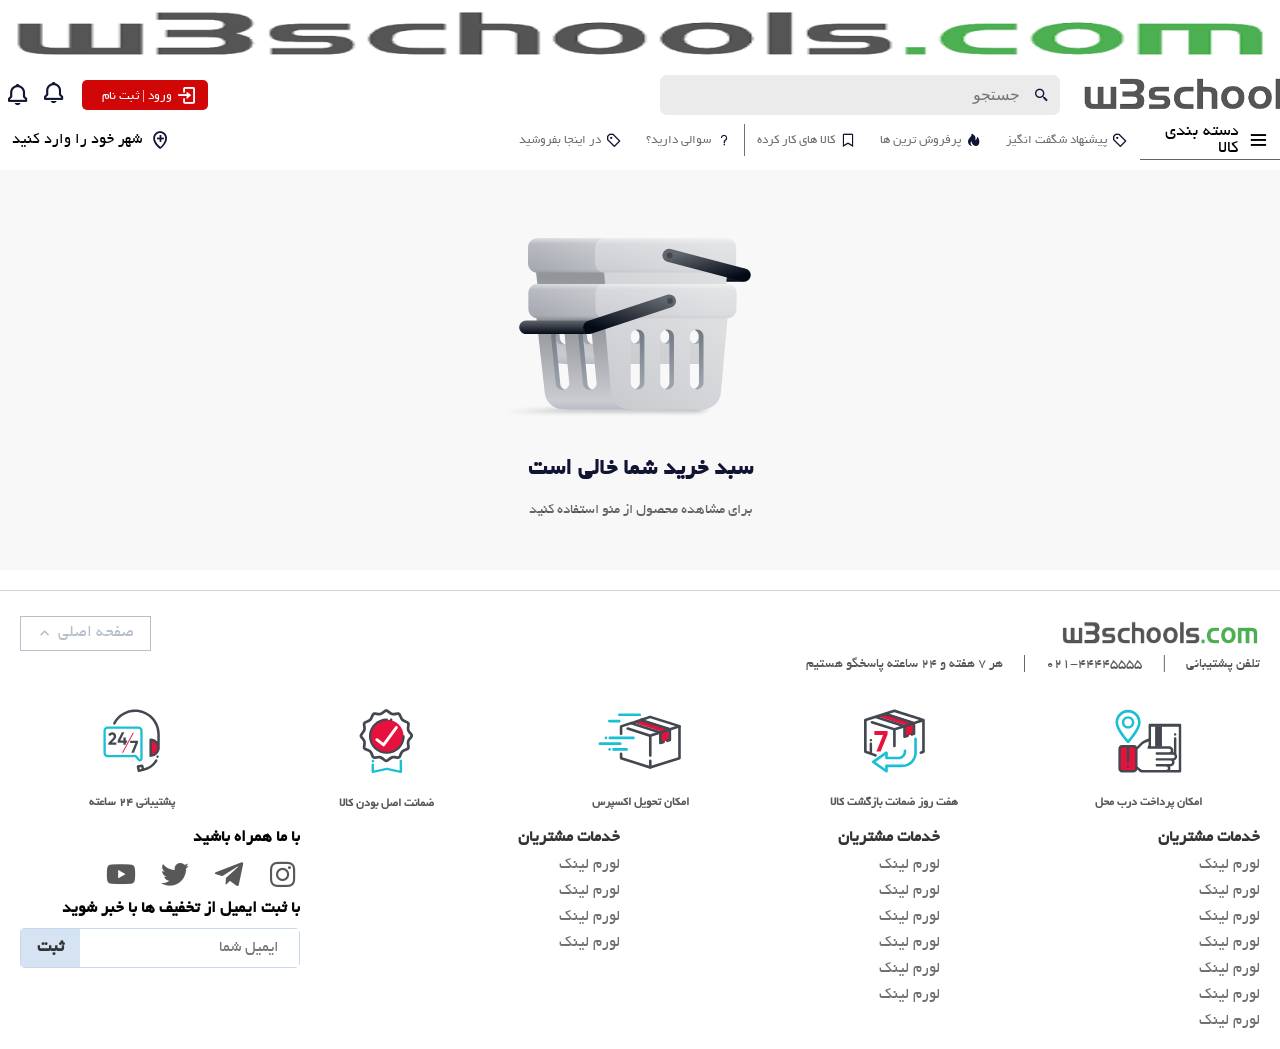
<file: shopping-cart.html>
<!DOCTYPE html>
<html lang="en">

<head>
    <meta charset="UTF-8">
    <meta name="viewport" content="width=device-width, initial-scale=1.0">
    <title>shopping-cart</title>
    <link href='https://unpkg.com/boxicons@2.1.4/css/boxicons.min.css' rel='stylesheet'>
    <link rel="stylesheet" href="assets/css/reset.css">
    <link rel="stylesheet" href="assets/css/mega-menu.css">
    <link rel="stylesheet" href="assets/css/style.css">
</head>

<body>
    <header>
        <div class="ad-banner">
            <img src="assets/img/header/download.png" alt="">
        </div>
        <div class="navbar-header">
            <div class="header-brand-logo">
            </div>
            <div class="header-search">
                <i class='bx bx-search-alt-2'></i>
                <input type="search" placeholder="جستجو">
            </div>
            <div class="header-access-btn">
                <div class="header-login-btn">
                    <i class='bx bx-log-in'></i>
                    <button>ورود | ثبت نام</button>
                </div>
                <div class="access-btn">
                    <div class="shopp-notif">
                        <i class='bx bx-bell'></i>
                        <div class="notif-box">
                            <h4>اعلانات</h4>
                            <div class="notif">
                                محصول لپتاپ ایسوس موجود شد
                            </div>
                            <div class="notif">
                                 محصول لپتاپ ایسوس موجود شد تخفیف های مارو از دست ندهید
                            </div>
                            <div class="notif">
                                 محصول لپتاپ ایسوس موجود شد تخفیف های مارو از دست ندهید
                            </div>
                            <div class="notif">
                                 محصول لپتاپ ایسوس موجود شد تخفیف های مارو از دست ندهید
                            </div>
                            <div class="notif">
                                 محصول لپتاپ ایسوس موجود شد تخفیف های مارو از دست ندهید
                            </div>
                            <div class="notif">
                                 محصول لپتاپ ایسوس موجود شد تخفیف های مارو از دست ندهید
                            </div>
                            <div class="notif">
                                 محصول لپتاپ ایسوس موجود شد تخفیف های مارو از دست ندهید
                            </div>
                            <div class="notif">
                                 محصول لپتاپ ایسوس موجود شد تخفیف های مارو از دست ندهید
                            </div>
                            <div class="notif">
                                 محصول لپتاپ ایسوس موجود شد تخفیف های مارو از دست ندهید
                            </div>
                        </div>
                    </div>
                    <i class='bx bx-bell'></i>
                </div>
            </div>
        </div>
        <div class="nav">
            <div class="navbar-category cd-dropdown-wrapper">

                <a class="cd-dropdown-trigger" href="#0"><i class='bx bx-menu'></i>دسته بندی کالا</a>
                <nav class="cd-dropdown">
                    <ul class="cd-dropdown-content">
                        <li class="has-children">
                            <a href="http://codyhouse.co/?p=748">کالای یک</a>

                            <ul class="cd-secondary-dropdown is-hidden">
                                <li class="has-children">
                                    <a href="http://codyhouse.co/?p=748">بر اساس برند</a>

                                    <ul class="is-hidden">

                                        <!-- <li class="has-children">
										<a href="#0">Caps &amp; Hats</a>

										<ul class="is-hidden">
											<li class="go-back"><a href="#0">Accessories</a></li>
											<li class="see-all"><a href="http://codyhouse.co/?p=748">All Caps &amp; Hats</a></li>
											<li><a href="http://codyhouse.co/?p=748">Beanies</a></li>
											<li><a href="http://codyhouse.co/?p=748">Caps</a></li>
											<li><a href="http://codyhouse.co/?p=748">Hats</a></li>
										</ul>
									</li> -->
                                        <li><a href="http://codyhouse.co/?p=748">برند یک </a></li>
                                        <li><a href="http://codyhouse.co/?p=748">برند دو</a></li>
                                        <li><a href="http://codyhouse.co/?p=748">برند سه</a></li>
                                        <li><a href="http://codyhouse.co/?p=748">برند چهار</a></li>
                                    </ul>
                                </li>

                                <li class="has-children">
                                    <a href="http://codyhouse.co/?p=748">بر اساس قیمت</a>

                                    <ul class="is-hidden">

                                        <!-- <li class="has-children">
										<a href="#0">Caps &amp; Hats</a>

										<ul class="is-hidden">
											<li class="go-back"><a href="#0">Accessories</a></li>
											<li class="see-all"><a href="http://codyhouse.co/?p=748">All Caps &amp; Hats</a></li>
											<li><a href="http://codyhouse.co/?p=748">Beanies</a></li>
											<li><a href="http://codyhouse.co/?p=748">Caps</a></li>
											<li><a href="http://codyhouse.co/?p=748">Hats</a></li>
										</ul>
									</li> -->
                                        <li><a href="http://codyhouse.co/?p=748">برند یک </a></li>
                                        <li><a href="http://codyhouse.co/?p=748">برند دو</a></li>
                                        <li><a href="http://codyhouse.co/?p=748">برند سه</a></li>
                                        <li><a href="http://codyhouse.co/?p=748">برند چهار</a></li>
                                    </ul>

                                </li>

                            </ul> <!-- .cd-secondary-dropdown -->
                        </li> <!-- .has-children -->



                        <li class="has-children">
                            <a href="http://codyhouse.co/?p=748">کالای دو</a>

                            <ul class="cd-secondary-dropdown is-hidden">
                                <li class="has-children">
                                    <a href="http://codyhouse.co/?p=748">بر اساس برند 2</a>

                                    <ul class="is-hidden">

                                        <!-- <li class="has-children">
										<a href="#0">Caps &amp; Hats</a>

										<ul class="is-hidden">
											<li class="go-back"><a href="#0">Accessories</a></li>
											<li class="see-all"><a href="http://codyhouse.co/?p=748">All Caps &amp; Hats</a></li>
											<li><a href="http://codyhouse.co/?p=748">Beanies</a></li>
											<li><a href="http://codyhouse.co/?p=748">Caps</a></li>
											<li><a href="http://codyhouse.co/?p=748">Hats</a></li>
										</ul>
									</li> -->
                                        <li><a href="http://codyhouse.co/?p=748">برند یک </a></li>
                                        <li><a href="http://codyhouse.co/?p=748">برند دو</a></li>
                                        <li><a href="http://codyhouse.co/?p=748">برند سه</a></li>
                                        <li><a href="http://codyhouse.co/?p=748">برند چهار</a></li>
                                    </ul>
                                </li>

                                <li class="has-children">
                                    <a href="http://codyhouse.co/?p=748">بر اساس قیمت 2</a>

                                    <ul class="is-hidden">

                                        <!-- <li class="has-children">
										<a href="#0">Caps &amp; Hats</a>

										<ul class="is-hidden">
											<li class="go-back"><a href="#0">Accessories</a></li>
											<li class="see-all"><a href="http://codyhouse.co/?p=748">All Caps &amp; Hats</a></li>
											<li><a href="http://codyhouse.co/?p=748">Beanies</a></li>
											<li><a href="http://codyhouse.co/?p=748">Caps</a></li>
											<li><a href="http://codyhouse.co/?p=748">Hats</a></li>
										</ul>
									</li> -->
                                        <li><a href="http://codyhouse.co/?p=748">برند یک </a></li>
                                        <li><a href="http://codyhouse.co/?p=748">برند دو</a></li>
                                        <li><a href="http://codyhouse.co/?p=748">برند سه</a></li>
                                        <li><a href="http://codyhouse.co/?p=748">برند چهار</a></li>
                                    </ul>

                                </li>

                            </ul>
                        </li> <!-- .has-children -->
                        <li class="has-children">
                            <a href="http://codyhouse.co/?p=748">کالای سه</a>

                            <ul class="cd-secondary-dropdown is-hidden">
                                <li class="has-children">
                                    <a href="http://codyhouse.co/?p=748">بر اساس برند 3</a>

                                    <ul class="is-hidden">

                                        <!-- <li class="has-children">
										<a href="#0">Caps &amp; Hats</a>

										<ul class="is-hidden">
											<li class="go-back"><a href="#0">Accessories</a></li>
											<li class="see-all"><a href="http://codyhouse.co/?p=748">All Caps &amp; Hats</a></li>
											<li><a href="http://codyhouse.co/?p=748">Beanies</a></li>
											<li><a href="http://codyhouse.co/?p=748">Caps</a></li>
											<li><a href="http://codyhouse.co/?p=748">Hats</a></li>
										</ul>
									</li> -->
                                        <li><a href="http://codyhouse.co/?p=748">برند یک </a></li>
                                        <li><a href="http://codyhouse.co/?p=748">برند دو</a></li>
                                        <li><a href="http://codyhouse.co/?p=748">برند سه</a></li>
                                        <li><a href="http://codyhouse.co/?p=748">برند چهار</a></li>
                                    </ul>
                                </li>

                                <li class="has-children">
                                    <a href="http://codyhouse.co/?p=748">بر اساس قیمت 3</a>

                                    <ul class="is-hidden">

                                        <!-- <li class="has-children">
										<a href="#0">Caps &amp; Hats</a>

										<ul class="is-hidden">
											<li class="go-back"><a href="#0">Accessories</a></li>
											<li class="see-all"><a href="http://codyhouse.co/?p=748">All Caps &amp; Hats</a></li>
											<li><a href="http://codyhouse.co/?p=748">Beanies</a></li>
											<li><a href="http://codyhouse.co/?p=748">Caps</a></li>
											<li><a href="http://codyhouse.co/?p=748">Hats</a></li>
										</ul>
									</li> -->
                                        <li><a href="http://codyhouse.co/?p=748">برند یک </a></li>
                                        <li><a href="http://codyhouse.co/?p=748">برند دو</a></li>
                                        <li><a href="http://codyhouse.co/?p=748">برند سه</a></li>
                                        <li><a href="http://codyhouse.co/?p=748">برند چهار</a></li>
                                    </ul>

                                </li>

                            </ul><!-- .cd-secondary-dropdown -->
                        </li> <!-- .has-children -->
                        <li class="has-children">
                            <a href="http://codyhouse.co/?p=748">کالای چهار</a>

                            <ul class="cd-secondary-dropdown is-hidden">
                                <li class="has-children">
                                    <a href="http://codyhouse.co/?p=748">بر اساس برند 4</a>

                                    <ul class="is-hidden">

                                        <!-- <li class="has-children">
										<a href="#0">Caps &amp; Hats</a>

										<ul class="is-hidden">
											<li class="go-back"><a href="#0">Accessories</a></li>
											<li class="see-all"><a href="http://codyhouse.co/?p=748">All Caps &amp; Hats</a></li>
											<li><a href="http://codyhouse.co/?p=748">Beanies</a></li>
											<li><a href="http://codyhouse.co/?p=748">Caps</a></li>
											<li><a href="http://codyhouse.co/?p=748">Hats</a></li>
										</ul>
									</li> -->
                                        <li><a href="http://codyhouse.co/?p=748">برند یک </a></li>
                                        <li><a href="http://codyhouse.co/?p=748">برند دو</a></li>
                                        <li><a href="http://codyhouse.co/?p=748">برند سه</a></li>
                                        <li><a href="http://codyhouse.co/?p=748">برند چهار</a></li>
                                    </ul>
                                </li>

                                <li class="has-children">
                                    <a href="http://codyhouse.co/?p=748">بر اساس قیمت 4</a>

                                    <ul class="is-hidden">

                                        <!-- <li class="has-children">
										<a href="#0">Caps &amp; Hats</a>

										<ul class="is-hidden">
											<li class="go-back"><a href="#0">Accessories</a></li>
											<li class="see-all"><a href="http://codyhouse.co/?p=748">All Caps &amp; Hats</a></li>
											<li><a href="http://codyhouse.co/?p=748">Beanies</a></li>
											<li><a href="http://codyhouse.co/?p=748">Caps</a></li>
											<li><a href="http://codyhouse.co/?p=748">Hats</a></li>
										</ul>
									</li> -->
                                        <li><a href="http://codyhouse.co/?p=748">برند یک </a></li>
                                        <li><a href="http://codyhouse.co/?p=748">برند دو</a></li>
                                        <li><a href="http://codyhouse.co/?p=748">برند سه</a></li>
                                        <li><a href="http://codyhouse.co/?p=748">برند چهار</a></li>
                                    </ul>

                                </li>

                            </ul> <!-- .cd-secondary-dropdown -->
                        </li> <!-- .has-children -->
                        <li class="has-children">
                            <a href="http://codyhouse.co/?p=748">کالای پنج</a>

                            <ul class="cd-secondary-dropdown is-hidden">
                                <li class="has-children">
                                    <a href="http://codyhouse.co/?p=748">بر اساس برند 5</a>

                                    <ul class="is-hidden">

                                        <!-- <li class="has-children">
										<a href="#0">Caps &amp; Hats</a>

										<ul class="is-hidden">
											<li class="go-back"><a href="#0">Accessories</a></li>
											<li class="see-all"><a href="http://codyhouse.co/?p=748">All Caps &amp; Hats</a></li>
											<li><a href="http://codyhouse.co/?p=748">Beanies</a></li>
											<li><a href="http://codyhouse.co/?p=748">Caps</a></li>
											<li><a href="http://codyhouse.co/?p=748">Hats</a></li>
										</ul>
									</li> -->
                                        <li><a href="http://codyhouse.co/?p=748">برند یک </a></li>
                                        <li><a href="http://codyhouse.co/?p=748">برند دو</a></li>
                                        <li><a href="http://codyhouse.co/?p=748">برند سه</a></li>
                                        <li><a href="http://codyhouse.co/?p=748">برند چهار</a></li>
                                    </ul>
                                </li>

                                <li class="has-children">
                                    <a href="http://codyhouse.co/?p=748">بر اساس قیمت 5</a>

                                    <ul class="is-hidden">

                                        <!-- <li class="has-children">
										<a href="#0">Caps &amp; Hats</a>

										<ul class="is-hidden">
											<li class="go-back"><a href="#0">Accessories</a></li>
											<li class="see-all"><a href="http://codyhouse.co/?p=748">All Caps &amp; Hats</a></li>
											<li><a href="http://codyhouse.co/?p=748">Beanies</a></li>
											<li><a href="http://codyhouse.co/?p=748">Caps</a></li>
											<li><a href="http://codyhouse.co/?p=748">Hats</a></li>
										</ul>
									</li> -->
                                        <li><a href="http://codyhouse.co/?p=748">برند یک </a></li>
                                        <li><a href="http://codyhouse.co/?p=748">برند دو</a></li>
                                        <li><a href="http://codyhouse.co/?p=748">برند سه</a></li>
                                        <li><a href="http://codyhouse.co/?p=748">برند چهار</a></li>
                                    </ul>

                                </li>

                            </ul> <!-- .cd-secondary-dropdown -->
                        </li> <!-- .has-children -->
                        <li class="has-children">
                            <a href="http://codyhouse.co/?p=748">کالای شش</a>

                            <ul class="cd-secondary-dropdown is-hidden">
                                <li class="has-children">
                                    <a href="http://codyhouse.co/?p=748">بر اساس برند 6</a>

                                    <ul class="is-hidden">

                                        <!-- <li class="has-children">
										<a href="#0">Caps &amp; Hats</a>

										<ul class="is-hidden">
											<li class="go-back"><a href="#0">Accessories</a></li>
											<li class="see-all"><a href="http://codyhouse.co/?p=748">All Caps &amp; Hats</a></li>
											<li><a href="http://codyhouse.co/?p=748">Beanies</a></li>
											<li><a href="http://codyhouse.co/?p=748">Caps</a></li>
											<li><a href="http://codyhouse.co/?p=748">Hats</a></li>
										</ul>
									</li> -->
                                        <li><a href="http://codyhouse.co/?p=748">برند یک </a></li>
                                        <li><a href="http://codyhouse.co/?p=748">برند دو</a></li>
                                        <li><a href="http://codyhouse.co/?p=748">برند سه</a></li>
                                        <li><a href="http://codyhouse.co/?p=748">برند چهار</a></li>
                                    </ul>
                                </li>

                                <li class="has-children">
                                    <a href="http://codyhouse.co/?p=748">بر اساس قیمت 6</a>

                                    <ul class="is-hidden">

                                        <!-- <li class="has-children">
										<a href="#0">Caps &amp; Hats</a>

										<ul class="is-hidden">
											<li class="go-back"><a href="#0">Accessories</a></li>
											<li class="see-all"><a href="http://codyhouse.co/?p=748">All Caps &amp; Hats</a></li>
											<li><a href="http://codyhouse.co/?p=748">Beanies</a></li>
											<li><a href="http://codyhouse.co/?p=748">Caps</a></li>
											<li><a href="http://codyhouse.co/?p=748">Hats</a></li>
										</ul>
									</li> -->
                                        <li><a href="http://codyhouse.co/?p=748">برند یک </a></li>
                                        <li><a href="http://codyhouse.co/?p=748">برند دو</a></li>
                                        <li><a href="http://codyhouse.co/?p=748">برند سه</a></li>
                                        <li><a href="http://codyhouse.co/?p=748">برند چهار</a></li>
                                    </ul>

                                </li>

                            </ul> <!-- .cd-secondary-dropdown -->
                        </li> <!-- .has-children -->
                    </ul> <!-- .cd-dropdown-content -->
                </nav>
            </div>
            <div class="navmenu">
                <ul>
                    <li>
                        <i class='bx bx-purchase-tag-alt'></i>
                        <a href="#">پیشنهاد شگفت انگیز</a>
                    </li>
                    <li>
                        <i class='bx bxs-hot'></i>
                        <a href="#">پرفروش ترین ها</a>
                    </li>
                    <li>
                        <i class='bx bx-bookmark'></i>
                        <a href="#">کالا های کار کرده</a>
                    </li>
                </ul>
                <div class="question">
                    <div>
                        <i class='bx bx-question-mark'></i>
                        <a href="#">سوالی دارید؟</a>
                    </div>

                    <div>
                        <i class='bx bx-purchase-tag-alt'></i>
                        <a href="#">در اینجا بفروشید</a>
                    </div>
                </div>
            </div>
            <div class="nav-location">
                <i class='bx bx-location-plus'></i>
                <a href="#">شهر خود را وارد کنید</a>
            </div>
        </div>
    </header>
    <main>
        <!-- وقتی سبد خرید پر شد این دیسپلی نون هارو بردار و برای ووید باکس بذار -->
        <section class="add-shopping-cart-header-box" style="display: none;">
            <div class="add-shopping-cart-header-box-right">
                <div>
                    <span>جمع مبلغ کل خرید:</span>
                    <span style="color: red;">22,500,000</span>
                </div>
                <div>
                    <span>سود شما از این خرید:</span>
                    <span style="color: green;">1,500,000</span>
                </div>
            </div>
            <div class="add-shopping-cart-header-box-left">
                <button>تکمیل و ثبت سفارش</button>
            </div>
        </section>
        <section class="add-shopping-cart-main-box" style="display: none;">
            <div class="add-shopping-cart-product-box">
                <div class="add-shopping-cart-product-img">
                    <img src="assets/img/add-shopping-cart/2b54630a4637a82ea2415ea3b414dbdc4521637c_1746950599.webp"
                        alt="">
                </div>
                <div class="add-shopping-cart-product-imformation">
                    <div>لپ تاپ 15.6 اینچی اینتل مدل NUC X15 Arc-i7 12700H 16GB 1SSD Arc A730M - کاستوم شده مدل لورم
                        گرافیکی مخصوص بازی</div>
                    <div class="color-select-box">
                        <span>رنگ:</span>
                        <button type="button" class="btn-color-selector" style="background-color: #00ffff;" disabled><i
                                class='bx bx-check'></i></button>
                    </div>
                    <div class="size-select-box">
                        <span>سایز:</span>
                        <button type="button" class="btn-size-selector" disabled>Medium</button>
                    </div>
                </div>
                <div class="add-shopping-cart-product-remove-btn">
                    <i class='bx bxs-trash'></i>
                </div>
            </div>
            <div class="add-shopping-cart-product-box">
                <div class="add-shopping-cart-product-img">
                    <img src="assets/img/add-shopping-cart/2b54630a4637a82ea2415ea3b414dbdc4521637c_1746950599.webp"
                        alt="">
                </div>
                <div class="add-shopping-cart-product-imformation">
                    <div>لپ تاپ 15.6 اینچی اینتل مدل NUC X15 Arc-i7 12700H 16GB 1SSD Arc A730M - کاستوم شده مدل لورم
                        گرافیکی مخصوص بازی</div>
                    <div class="color-select-box">
                        <span>رنگ:</span>
                        <button type="button" class="btn-color-selector" style="background-color: #00ffff;" disabled><i
                                class='bx bx-check'></i></button>
                    </div>
                    <div class="size-select-box">
                        <span>سایز:</span>
                        <button type="button" class="btn-size-selector" disabled>Medium</button>
                    </div>
                </div>
                <div class="add-shopping-cart-product-remove-btn">
                    <i class='bx bxs-trash'></i>
                </div>
            </div>
            <div class="add-shopping-cart-product-box">
                <div class="add-shopping-cart-product-img">
                    <img src="assets/img/add-shopping-cart/2b54630a4637a82ea2415ea3b414dbdc4521637c_1746950599.webp"
                        alt="">
                </div>
                <div class="add-shopping-cart-product-imformation">
                    <div>لپ تاپ 15.6 اینچی اینتل مدل NUC X15 Arc-i7 12700H 16GB 1SSD Arc A730M - کاستوم شده مدل لورم
                        گرافیکی مخصوص بازی</div>
                    <div class="color-select-box">
                        <span>رنگ:</span>
                        <button type="button" class="btn-color-selector" style="background-color: #00ffff;" disabled><i
                                class='bx bx-check'></i></button>
                    </div>
                    <div class="size-select-box">
                        <span>سایز:</span>
                        <button type="button" class="btn-size-selector" disabled>Medium</button>
                    </div>
                </div>
                <div class="add-shopping-cart-product-remove-btn">
                    <i class='bx bxs-trash'></i>
                </div>
            </div>
            <div class="add-shopping-cart-product-box">
                <div class="add-shopping-cart-product-img">
                    <img src="assets/img/add-shopping-cart/2b54630a4637a82ea2415ea3b414dbdc4521637c_1746950599.webp"
                        alt="">
                </div>
                <div class="add-shopping-cart-product-imformation">
                    <div>لپ تاپ 15.6 اینچی اینتل مدل NUC X15 Arc-i7 12700H 16GB 1SSD Arc A730M - کاستوم شده مدل لورم
                        گرافیکی مخصوص بازی</div>
                    <div class="color-select-box">
                        <span>رنگ:</span>
                        <button type="button" class="btn-color-selector" style="background-color: #00ffff;" disabled><i
                                class='bx bx-check'></i></button>
                    </div>
                    <div class="size-select-box">
                        <span>سایز:</span>
                        <button type="button" class="btn-size-selector" disabled>Medium</button>
                    </div>
                </div>
                <div class="add-shopping-cart-product-remove-btn">
                    <i class='bx bxs-trash'></i>
                </div>
            </div>
            <div class="add-shopping-cart-product-box">
                <div class="add-shopping-cart-product-img">
                    <img src="assets/img/add-shopping-cart/2b54630a4637a82ea2415ea3b414dbdc4521637c_1746950599.webp"
                        alt="">
                </div>
                <div class="add-shopping-cart-product-imformation">
                    <div>لپ تاپ 15.6 اینچی اینتل مدل NUC X15 Arc-i7 12700H 16GB 1SSD Arc A730M - کاستوم شده مدل لورم
                        گرافیکی مخصوص بازی</div>
                    <div class="color-select-box">
                        <span>رنگ:</span>
                        <button type="button" class="btn-color-selector" style="background-color: #00ffff;" disabled><i
                                class='bx bx-check'></i></button>
                    </div>
                    <div class="size-select-box">
                        <span>سایز:</span>
                        <button type="button" class="btn-size-selector" disabled>Medium</button>
                    </div>
                </div>
                <div class="add-shopping-cart-product-remove-btn">
                    <i class='bx bxs-trash'></i>
                </div>
            </div>
            <div class="add-shopping-cart-product-box">
                <div class="add-shopping-cart-product-img">
                    <img src="assets/img/add-shopping-cart/2b54630a4637a82ea2415ea3b414dbdc4521637c_1746950599.webp"
                        alt="">
                </div>
                <div class="add-shopping-cart-product-imformation">
                    <div>لپ تاپ 15.6 اینچی اینتل مدل NUC X15 Arc-i7 12700H 16GB 1SSD Arc A730M - کاستوم شده مدل لورم
                        گرافیکی مخصوص بازی</div>
                    <div class="color-select-box">
                        <span>رنگ:</span>
                        <button type="button" class="btn-color-selector" style="background-color: #00ffff;" disabled><i
                                class='bx bx-check'></i></button>
                    </div>
                    <div class="size-select-box">
                        <span>سایز:</span>
                        <button type="button" class="btn-size-selector" disabled>Medium</button>
                    </div>
                </div>
                <div class="add-shopping-cart-product-remove-btn">
                    <i class='bx bxs-trash'></i>
                </div>
            </div>
            <div class="add-shopping-cart-product-box">
                <div class="add-shopping-cart-product-img">
                    <img src="assets/img/add-shopping-cart/2b54630a4637a82ea2415ea3b414dbdc4521637c_1746950599.webp"
                        alt="">
                </div>
                <div class="add-shopping-cart-product-imformation">
                    <div>لپ تاپ 15.6 اینچی اینتل مدل NUC X15 Arc-i7 12700H 16GB 1SSD Arc A730M - کاستوم شده مدل لورم
                        گرافیکی مخصوص بازی</div>
                    <div class="color-select-box">
                        <span>رنگ:</span>
                        <button type="button" class="btn-color-selector" style="background-color: #00ffff;" disabled><i
                                class='bx bx-check'></i></button>
                    </div>
                    <div class="size-select-box">
                        <span>سایز:</span>
                        <button type="button" class="btn-size-selector" disabled>Medium</button>
                    </div>
                </div>
                <div class="add-shopping-cart-product-remove-btn">
                    <i class='bx bxs-trash'></i>
                </div>
            </div>
        </section>
        <section class="add-shopping-cart-viod-box">
            <div class="add-shopping-cart-viod-img">
                <img src="assets/img/add-shopping-cart/empty-cart.svg" alt="">
            </div>
            <div class="add-shopping-cart-viod-title">
                <h3>سبد خرید شما خالی است</h3>
            </div>
            <div class="add-shopping-cart-viod-text">
                <span>برای مشاهده محصول از منو استفاده کنید</span>
            </div>
        </section>
        <section class="botton-navbar-hide">
            <div class="botton-navbar-btn">
                <i class='bx bx-home'></i>
                <span>خانه</span>
            </div>
            <div class="botton-navbar-btn">
                <i class='bx bx-cart'></i>
                <span>سبد خرید</span>
            </div>
            <div class="botton-navbar-btn">
                <i class='bx bx-category'></i>
                <span>دسته بندی</span>
            </div>
            <div class="botton-navbar-btn">
                <i class='bx bx-user'></i>
                <span>اکانت من</span>
            </div>
        </section>

    </main>
    <footer>
        <div class="footer-title">
            <img src="assets/img/header/download.png" alt="">
            <a href="index.html" class="to-index-page">
                <span>صفحه اصلی</span>
                <i class='bx bx-chevron-up'></i>
            </a>
        </div>
        <div class="footer-title-support">
            <p>تلفن پشتیبانی</p>
            <span>|</span>
            <p>021-44445555</p>
            <span>|</span>
            <p>هر 7 هفته و 24 ساعته پاسخگو هستیم</p>
        </div>
        <div class="footer-shop-ability">
            <a href="#" class="footer-shop-ability-box">
                <img src="assets/img/footer/svg/cash-on-delivery.svg" alt="">
                <span>امکان پرداخت درب محل</span>
            </a>
            <a href="#" class="footer-shop-ability-box">
                <img src="assets/img/footer/svg/days-return.svg" alt="">
                <span>هفت روز ضمانت بازگشت کالا</span>
            </a>
            <a href="#" class="footer-shop-ability-box">
                <img src="assets/img/footer/svg/express-delivery.svg" alt="">
                <span>امکان تحویل اکسپرس</span>
            </a>
            <a href="#" class="footer-shop-ability-box">
                <img src="assets/img/footer/svg/original-products.svg" alt="">
                <span>ضمانت اصل بودن کالا</span>
            </a>
            <a href="#" class="footer-shop-ability-box">
                <img src="assets/img/footer/svg/support.svg" alt="">
                <span>پشتیبانی 24 ساعته</span>
            </a>
        </div>
        <div class="footer-shop-details">
            <div class="footer-shop-details-box-1">
                <p>خدمات مشتریان</p>
                <a href="#">لورم لینک</a>
                <a href="#">لورم لینک</a>
                <a href="#">لورم لینک</a>
                <a href="#">لورم لینک</a>
                <a href="#">لورم لینک</a>
                <a href="#">لورم لینک</a>
                <a href="#">لورم لینک</a>
            </div>
            <div class="footer-shop-details-box-2">
                <p>خدمات مشتریان</p>
                <a href="#">لورم لینک</a>
                <a href="#">لورم لینک</a>
                <a href="#">لورم لینک</a>
                <a href="#">لورم لینک</a>
                <a href="#">لورم لینک</a>
                <a href="#">لورم لینک</a>
            </div>
            <div class="footer-shop-details-box-3">
                <p>خدمات مشتریان</p>
                <a href="#">لورم لینک</a>
                <a href="#">لورم لینک</a>
                <a href="#">لورم لینک</a>
                <a href="#">لورم لینک</a>
            </div>
            <div class="footer-shop-details-box-4">
                <p class="footer-contact-us">با ما همراه باشید</p>
                <div class="footer-social-media-icon">
                    <i class='bx bxl-instagram'></i>
                    <i class='bx bxl-telegram'></i>
                    <i class='bx bxl-twitter'></i>
                    <i class='bx bxl-youtube'></i>
                </div>
                <p class="footer-send-email">با ثبت ایمیل از تخفیف ها با خبر شوید</p>
                <div class="footer-email-box">
                    <input type="email" placeholder="ایمیل شما">
                    <button>ثبت</button>
                </div>
            </div>
        </div>
    </footer>
    <script src="assets/js/jquery.min.js"></script>
    <script src="assets/js/script.js"></script>
    <script src="assets/js/mega-menu-js/jquery-2.1.1.js"></script>
    <script src="assets/js/mega-menu-js/jquery.menu-aim.js"></script>
    <script src="assets/js/mega-menu-js/main.js"></script>
    <script src="assets/js/mega-menu-js/modernizr.js"></script>
</body>

</html>
</file>
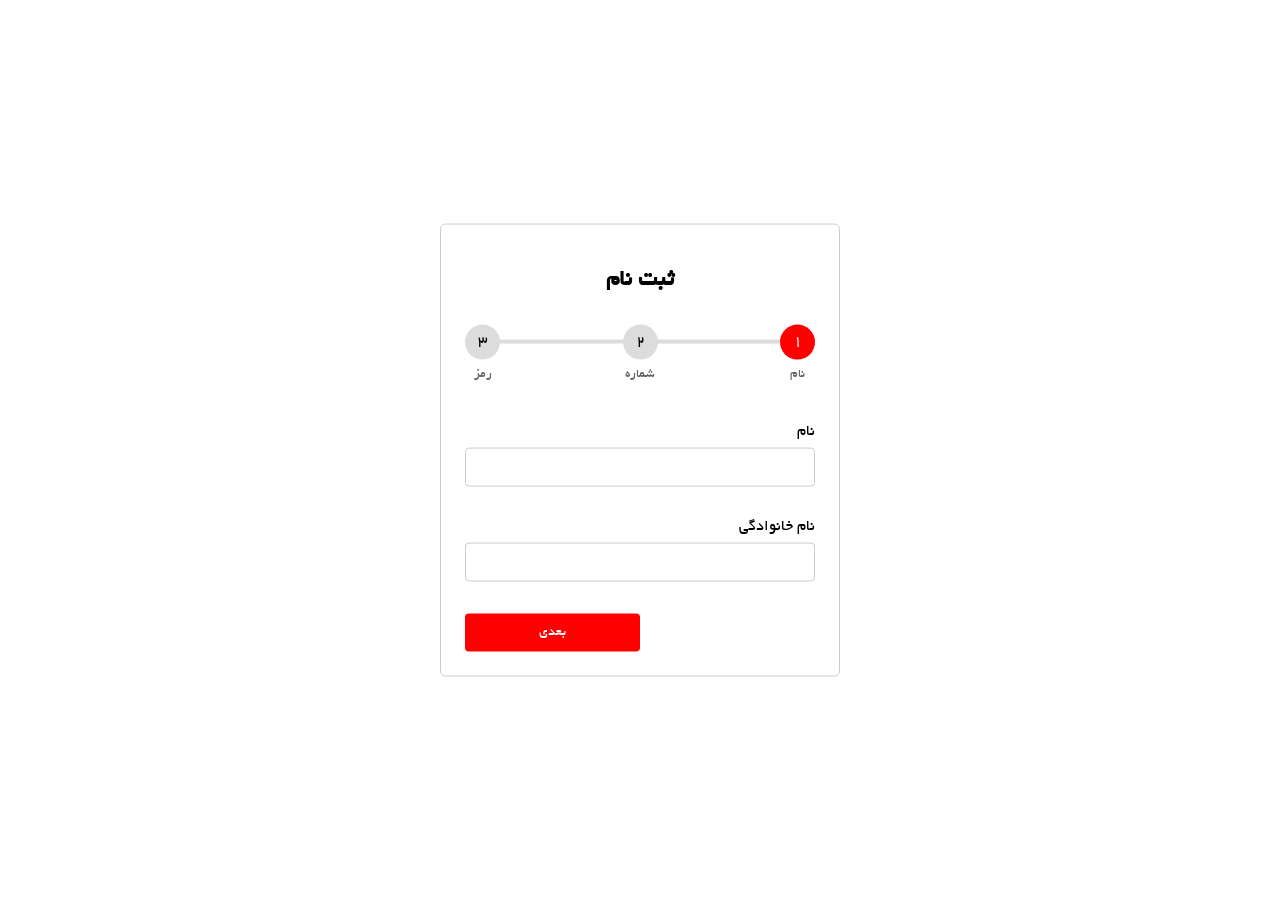
<file: sign-up.html>
<!DOCTYPE html>
<html lang="en">

<head>
    <meta charset="UTF-8">
    <meta http-equiv="X-UA-Compatible" content="IE=edge">
    <meta name="viewport" content="width=device-width, initial-scale=1.0">
    <title>Multi Step Form with Progress bar</title>
    <link rel="stylesheet" href="assets/css/style.css" />
    <link rel="stylesheet" href="https://cdnjs.cloudflare.com/ajax/libs/font-awesome/4.7.0/css/font-awesome.min.css">
</head>

<body>
    <!-- Form Begins -->
    <form action="#" class="form">
        <h2 class="text-center">ثبت نام</h2>
        <!-- Credit Link -->
        </div>

        <!-- Progress Bar  -->
        <div class="progressbar">
            <div class="progress" id="progress"></div>
            <div class="progress-step progress-step-active" data-title="نام"></div>
            <div class="progress-step" data-title="شماره"></div>
            <!-- <div class="progress-step" data-title="Social"></div> -->
            <div class="progress-step" data-title="رمز"></div>
        </div>

        <!-- Form item - Basic -->
        <div class="form-step form-step-active">
            <div class="input-group">
                <label for="firstName">نام</label>
                <input type="text" name="firstName" id="firstName" />
            </div>
            <div class="input-group">
                <label for="lastName">نام خانوادگی</label>
                <input type="text" name="lastName" id="lastName" />
            </div>
            <!-- <div class="input-group">
                <label for="dob">Date of Birth</label>
                <input type="date" name="dob" id="dob" />
            </div> -->
            <div class="">
                <a href="#" class="btn btn-next width-50 ml-auto">بعدی</a>
            </div>
        </div>

        <!-- Form item - Contact -->
        <div class="form-step">
            <div class="input-group">
                <label for="username">نام کاربری</label>
                <input type="text" name="username" id="username" />
            </div>
            <!-- <div class="input-group">
                <label for="email">ایمیل</label>
                <input type="text" name="email" id="email" />
            </div> -->
            <div class="input-group">
                <label for="phone">شماره تلفن</label>
                <input type="number" name="phone" id="phone" />
            </div>
            <div class="btns-group">
                <a href="#" class="btn btn-prev" style="background-color: #a1a1a1;">برگشت</a>
                <a href="#" class="btn btn-next">بعدی</a>
            </div>
        </div>

        <!-- Form item - Social -->
        <!-- <div class="form-step">
            <div class="input-group">
                <label for="instagram">Instagram Username</label>
                <input type="text" name="instagram" id="instagram" />
            </div>
            <div class="input-group">
                <label for="text">Twitter Username</label>
                <input type="text" name="twitter" id="twitter" />
            </div>
            <div class="input-group">
                <label for="github">Github Username</label>
                <input type="text" name="github" id="github" />
            </div>
            <div class="btns-group">
                <a href="#" class="btn btn-prev">Back</a>
                <a href="#" class="btn btn-next">Next</a>
            </div>
        </div> -->

        <!-- Form item - Password -->
        <div class="form-step">
            <div class="input-group">
                <label for="password">رمز</label>
                <input type="password" name="password" id="password" />
            </div>
            <div class="input-group">
                <label for="confirmPassword">تکرار رمز</label>
                <input type="password" name="confirmPassword" id="confirmPassword" />
            </div>
            <div class="btns-group">
                <a href="#" class="btn btn-prev" style="background-color: #a1a1a1;">برگشت</a>
                <input type="submit" value="ثبت نام" class="btn" />
            </div>
        </div>
    </form>
    <script src="assets/js/sgin-up.js"></script>
</body>

</html>
</file>
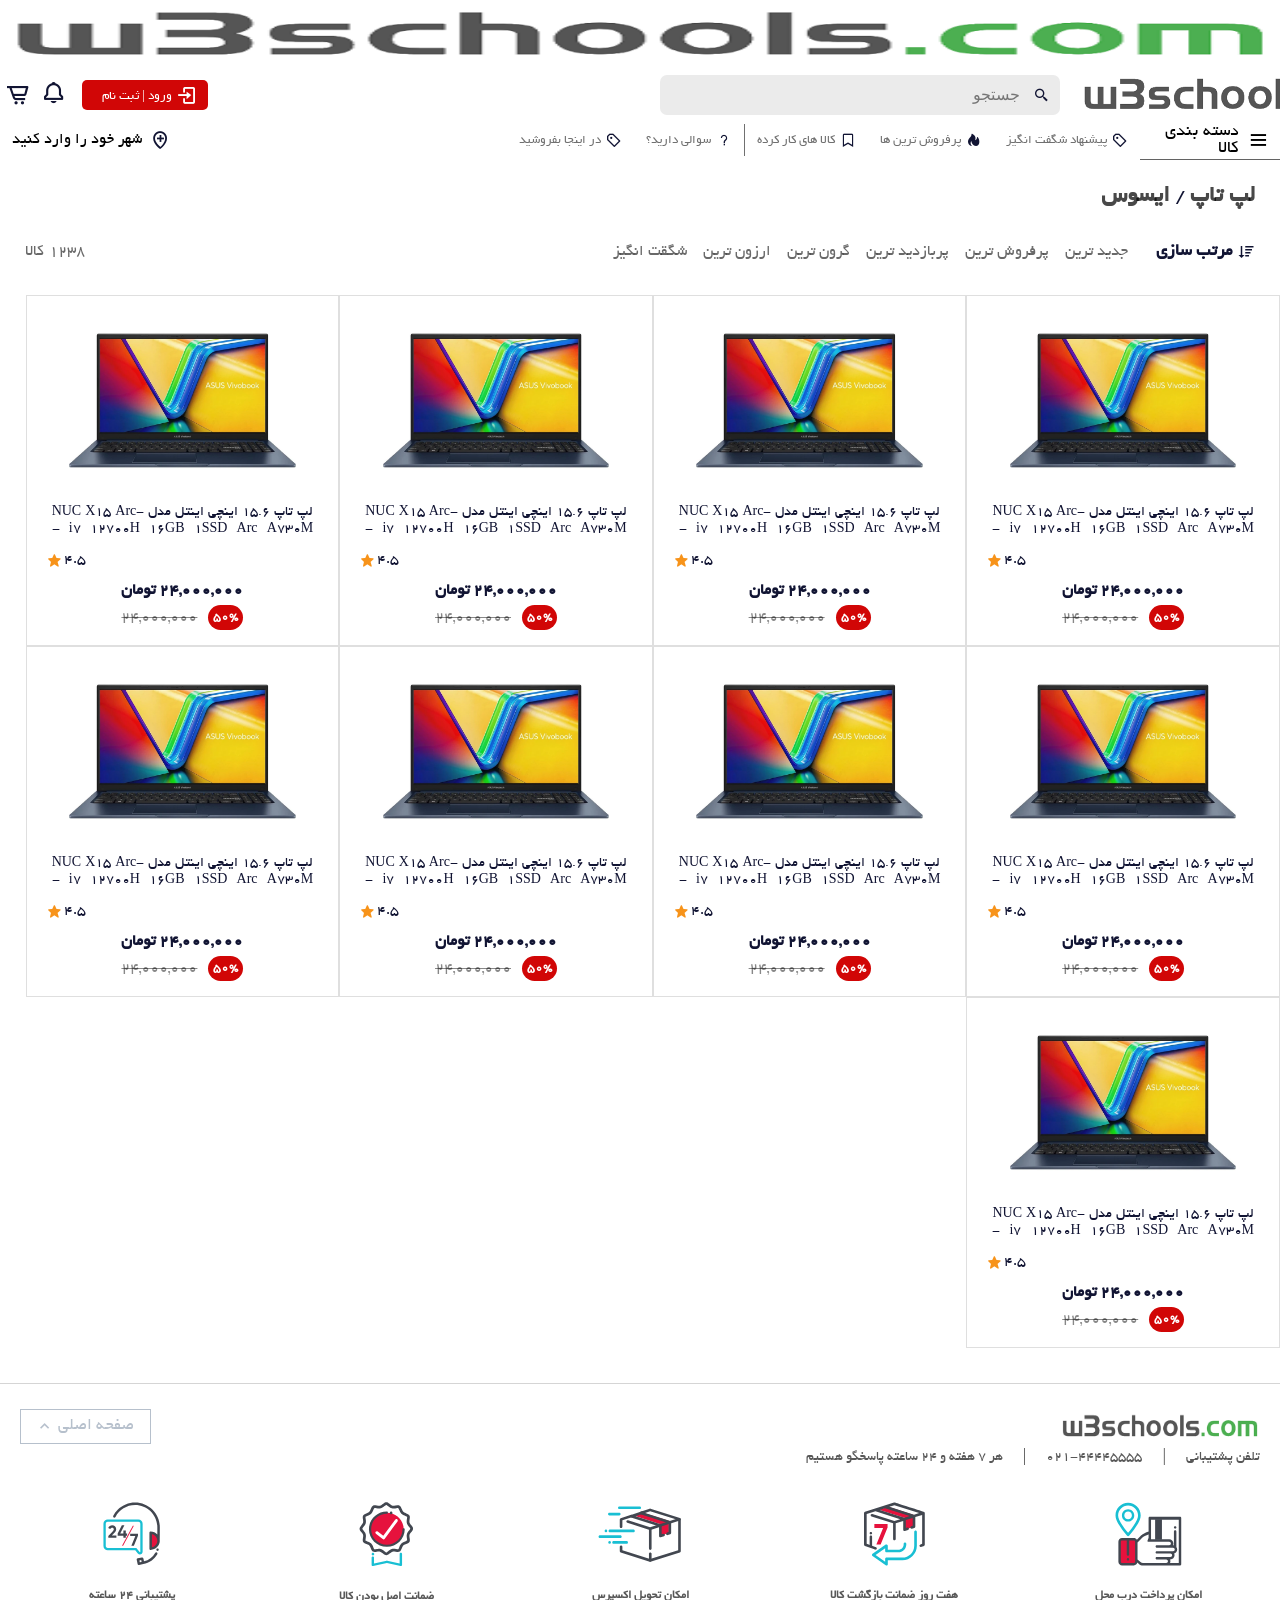
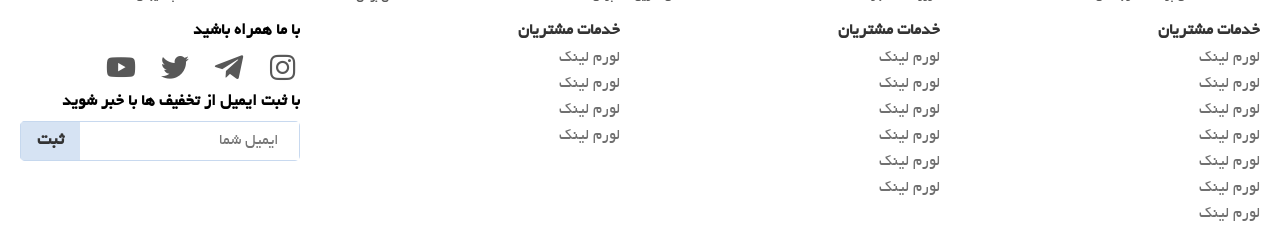
<file: total-products.html>
<!DOCTYPE html>
<html lang="en">

<head>
    <meta charset="UTF-8">
    <meta name="viewport" content="width=device-width, initial-scale=1.0">
    <link href='https://unpkg.com/boxicons@2.1.4/css/boxicons.min.css' rel='stylesheet'>
    <link rel="stylesheet" href="assets/css/reset.css">
    <link rel="stylesheet" href="assets/css/mega-menu.css">
    <link rel="stylesheet" href="assets/css/style.css">
    <title>Document</title>
</head>

<body>
    <header>
        <div class="ad-banner">
            <img src="assets/img/header/download.png" alt="">
        </div>
        <div class="navbar-header">
            <div class="header-brand-logo">
            </div>
            <div class="header-search">
                <i class='bx bx-search-alt-2'></i>
                <input type="search" placeholder="جستجو">
            </div>
            <div class="header-access-btn">
                <div class="header-login-btn">
                    <i class='bx bx-log-in'></i>
                    <button>ورود | ثبت نام</button>
                </div>
                <div class="access-btn">
                    <div class="shopp-notif">
                        <i class='bx bx-bell'></i>
                        <div class="notif-box">
                            <h4>اعلانات</h4>
                            <div class="notif">
                                محصول لپتاپ ایسوس موجود شد
                            </div>
                            <div class="notif">
                                 محصول لپتاپ ایسوس موجود شد تخفیف های مارو از دست ندهید
                            </div>
                            <div class="notif">
                                 محصول لپتاپ ایسوس موجود شد تخفیف های مارو از دست ندهید
                            </div>
                            <div class="notif">
                                 محصول لپتاپ ایسوس موجود شد تخفیف های مارو از دست ندهید
                            </div>
                            <div class="notif">
                                 محصول لپتاپ ایسوس موجود شد تخفیف های مارو از دست ندهید
                            </div>
                            <div class="notif">
                                 محصول لپتاپ ایسوس موجود شد تخفیف های مارو از دست ندهید
                            </div>
                            <div class="notif">
                                 محصول لپتاپ ایسوس موجود شد تخفیف های مارو از دست ندهید
                            </div>
                            <div class="notif">
                                 محصول لپتاپ ایسوس موجود شد تخفیف های مارو از دست ندهید
                            </div>
                            <div class="notif">
                                 محصول لپتاپ ایسوس موجود شد تخفیف های مارو از دست ندهید
                            </div>
                        </div>
                    </div>
                    <i class='bx bx-cart-alt'></i>
                </div>
            </div>
        </div>
        <div class="nav">
            <div class="navbar-category cd-dropdown-wrapper">

                <a class="cd-dropdown-trigger" href="#0"><i class='bx bx-menu'></i>دسته بندی کالا</a>
                <nav class="cd-dropdown">
                    <ul class="cd-dropdown-content">
                        <li class="has-children">
                            <a href="http://codyhouse.co/?p=748">کالای یک</a>

                            <ul class="cd-secondary-dropdown is-hidden">
                                <li class="has-children">
                                    <a href="http://codyhouse.co/?p=748">بر اساس برند</a>

                                    <ul class="is-hidden">

                                        <!-- <li class="has-children">
										<a href="#0">Caps &amp; Hats</a>

										<ul class="is-hidden">
											<li class="go-back"><a href="#0">Accessories</a></li>
											<li class="see-all"><a href="http://codyhouse.co/?p=748">All Caps &amp; Hats</a></li>
											<li><a href="http://codyhouse.co/?p=748">Beanies</a></li>
											<li><a href="http://codyhouse.co/?p=748">Caps</a></li>
											<li><a href="http://codyhouse.co/?p=748">Hats</a></li>
										</ul>
									</li> -->
                                        <li><a href="http://codyhouse.co/?p=748">برند یک </a></li>
                                        <li><a href="http://codyhouse.co/?p=748">برند دو</a></li>
                                        <li><a href="http://codyhouse.co/?p=748">برند سه</a></li>
                                        <li><a href="http://codyhouse.co/?p=748">برند چهار</a></li>
                                    </ul>
                                </li>

                                <li class="has-children">
                                    <a href="http://codyhouse.co/?p=748">بر اساس قیمت</a>

                                    <ul class="is-hidden">

                                        <!-- <li class="has-children">
										<a href="#0">Caps &amp; Hats</a>

										<ul class="is-hidden">
											<li class="go-back"><a href="#0">Accessories</a></li>
											<li class="see-all"><a href="http://codyhouse.co/?p=748">All Caps &amp; Hats</a></li>
											<li><a href="http://codyhouse.co/?p=748">Beanies</a></li>
											<li><a href="http://codyhouse.co/?p=748">Caps</a></li>
											<li><a href="http://codyhouse.co/?p=748">Hats</a></li>
										</ul>
									</li> -->
                                        <li><a href="http://codyhouse.co/?p=748">برند یک </a></li>
                                        <li><a href="http://codyhouse.co/?p=748">برند دو</a></li>
                                        <li><a href="http://codyhouse.co/?p=748">برند سه</a></li>
                                        <li><a href="http://codyhouse.co/?p=748">برند چهار</a></li>
                                    </ul>

                                </li>

                            </ul> <!-- .cd-secondary-dropdown -->
                        </li> <!-- .has-children -->



                        <li class="has-children">
                            <a href="http://codyhouse.co/?p=748">کالای دو</a>

                            <ul class="cd-secondary-dropdown is-hidden">
                                <li class="has-children">
                                    <a href="http://codyhouse.co/?p=748">بر اساس برند 2</a>

                                    <ul class="is-hidden">

                                        <!-- <li class="has-children">
										<a href="#0">Caps &amp; Hats</a>

										<ul class="is-hidden">
											<li class="go-back"><a href="#0">Accessories</a></li>
											<li class="see-all"><a href="http://codyhouse.co/?p=748">All Caps &amp; Hats</a></li>
											<li><a href="http://codyhouse.co/?p=748">Beanies</a></li>
											<li><a href="http://codyhouse.co/?p=748">Caps</a></li>
											<li><a href="http://codyhouse.co/?p=748">Hats</a></li>
										</ul>
									</li> -->
                                        <li><a href="http://codyhouse.co/?p=748">برند یک </a></li>
                                        <li><a href="http://codyhouse.co/?p=748">برند دو</a></li>
                                        <li><a href="http://codyhouse.co/?p=748">برند سه</a></li>
                                        <li><a href="http://codyhouse.co/?p=748">برند چهار</a></li>
                                    </ul>
                                </li>

                                <li class="has-children">
                                    <a href="http://codyhouse.co/?p=748">بر اساس قیمت 2</a>

                                    <ul class="is-hidden">

                                        <!-- <li class="has-children">
										<a href="#0">Caps &amp; Hats</a>

										<ul class="is-hidden">
											<li class="go-back"><a href="#0">Accessories</a></li>
											<li class="see-all"><a href="http://codyhouse.co/?p=748">All Caps &amp; Hats</a></li>
											<li><a href="http://codyhouse.co/?p=748">Beanies</a></li>
											<li><a href="http://codyhouse.co/?p=748">Caps</a></li>
											<li><a href="http://codyhouse.co/?p=748">Hats</a></li>
										</ul>
									</li> -->
                                        <li><a href="http://codyhouse.co/?p=748">برند یک </a></li>
                                        <li><a href="http://codyhouse.co/?p=748">برند دو</a></li>
                                        <li><a href="http://codyhouse.co/?p=748">برند سه</a></li>
                                        <li><a href="http://codyhouse.co/?p=748">برند چهار</a></li>
                                    </ul>

                                </li>

                            </ul>
                        </li> <!-- .has-children -->
                        <li class="has-children">
                            <a href="http://codyhouse.co/?p=748">کالای سه</a>

                            <ul class="cd-secondary-dropdown is-hidden">
                                <li class="has-children">
                                    <a href="http://codyhouse.co/?p=748">بر اساس برند 3</a>

                                    <ul class="is-hidden">

                                        <!-- <li class="has-children">
										<a href="#0">Caps &amp; Hats</a>

										<ul class="is-hidden">
											<li class="go-back"><a href="#0">Accessories</a></li>
											<li class="see-all"><a href="http://codyhouse.co/?p=748">All Caps &amp; Hats</a></li>
											<li><a href="http://codyhouse.co/?p=748">Beanies</a></li>
											<li><a href="http://codyhouse.co/?p=748">Caps</a></li>
											<li><a href="http://codyhouse.co/?p=748">Hats</a></li>
										</ul>
									</li> -->
                                        <li><a href="http://codyhouse.co/?p=748">برند یک </a></li>
                                        <li><a href="http://codyhouse.co/?p=748">برند دو</a></li>
                                        <li><a href="http://codyhouse.co/?p=748">برند سه</a></li>
                                        <li><a href="http://codyhouse.co/?p=748">برند چهار</a></li>
                                    </ul>
                                </li>

                                <li class="has-children">
                                    <a href="http://codyhouse.co/?p=748">بر اساس قیمت 3</a>

                                    <ul class="is-hidden">

                                        <!-- <li class="has-children">
										<a href="#0">Caps &amp; Hats</a>

										<ul class="is-hidden">
											<li class="go-back"><a href="#0">Accessories</a></li>
											<li class="see-all"><a href="http://codyhouse.co/?p=748">All Caps &amp; Hats</a></li>
											<li><a href="http://codyhouse.co/?p=748">Beanies</a></li>
											<li><a href="http://codyhouse.co/?p=748">Caps</a></li>
											<li><a href="http://codyhouse.co/?p=748">Hats</a></li>
										</ul>
									</li> -->
                                        <li><a href="http://codyhouse.co/?p=748">برند یک </a></li>
                                        <li><a href="http://codyhouse.co/?p=748">برند دو</a></li>
                                        <li><a href="http://codyhouse.co/?p=748">برند سه</a></li>
                                        <li><a href="http://codyhouse.co/?p=748">برند چهار</a></li>
                                    </ul>

                                </li>

                            </ul><!-- .cd-secondary-dropdown -->
                        </li> <!-- .has-children -->
                        <li class="has-children">
                            <a href="http://codyhouse.co/?p=748">کالای چهار</a>

                            <ul class="cd-secondary-dropdown is-hidden">
                                <li class="has-children">
                                    <a href="http://codyhouse.co/?p=748">بر اساس برند 4</a>

                                    <ul class="is-hidden">

                                        <!-- <li class="has-children">
										<a href="#0">Caps &amp; Hats</a>

										<ul class="is-hidden">
											<li class="go-back"><a href="#0">Accessories</a></li>
											<li class="see-all"><a href="http://codyhouse.co/?p=748">All Caps &amp; Hats</a></li>
											<li><a href="http://codyhouse.co/?p=748">Beanies</a></li>
											<li><a href="http://codyhouse.co/?p=748">Caps</a></li>
											<li><a href="http://codyhouse.co/?p=748">Hats</a></li>
										</ul>
									</li> -->
                                        <li><a href="http://codyhouse.co/?p=748">برند یک </a></li>
                                        <li><a href="http://codyhouse.co/?p=748">برند دو</a></li>
                                        <li><a href="http://codyhouse.co/?p=748">برند سه</a></li>
                                        <li><a href="http://codyhouse.co/?p=748">برند چهار</a></li>
                                    </ul>
                                </li>

                                <li class="has-children">
                                    <a href="http://codyhouse.co/?p=748">بر اساس قیمت 4</a>

                                    <ul class="is-hidden">

                                        <!-- <li class="has-children">
										<a href="#0">Caps &amp; Hats</a>

										<ul class="is-hidden">
											<li class="go-back"><a href="#0">Accessories</a></li>
											<li class="see-all"><a href="http://codyhouse.co/?p=748">All Caps &amp; Hats</a></li>
											<li><a href="http://codyhouse.co/?p=748">Beanies</a></li>
											<li><a href="http://codyhouse.co/?p=748">Caps</a></li>
											<li><a href="http://codyhouse.co/?p=748">Hats</a></li>
										</ul>
									</li> -->
                                        <li><a href="http://codyhouse.co/?p=748">برند یک </a></li>
                                        <li><a href="http://codyhouse.co/?p=748">برند دو</a></li>
                                        <li><a href="http://codyhouse.co/?p=748">برند سه</a></li>
                                        <li><a href="http://codyhouse.co/?p=748">برند چهار</a></li>
                                    </ul>

                                </li>

                            </ul> <!-- .cd-secondary-dropdown -->
                        </li> <!-- .has-children -->
                        <li class="has-children">
                            <a href="http://codyhouse.co/?p=748">کالای پنج</a>

                            <ul class="cd-secondary-dropdown is-hidden">
                                <li class="has-children">
                                    <a href="http://codyhouse.co/?p=748">بر اساس برند 5</a>

                                    <ul class="is-hidden">

                                        <!-- <li class="has-children">
										<a href="#0">Caps &amp; Hats</a>

										<ul class="is-hidden">
											<li class="go-back"><a href="#0">Accessories</a></li>
											<li class="see-all"><a href="http://codyhouse.co/?p=748">All Caps &amp; Hats</a></li>
											<li><a href="http://codyhouse.co/?p=748">Beanies</a></li>
											<li><a href="http://codyhouse.co/?p=748">Caps</a></li>
											<li><a href="http://codyhouse.co/?p=748">Hats</a></li>
										</ul>
									</li> -->
                                        <li><a href="http://codyhouse.co/?p=748">برند یک </a></li>
                                        <li><a href="http://codyhouse.co/?p=748">برند دو</a></li>
                                        <li><a href="http://codyhouse.co/?p=748">برند سه</a></li>
                                        <li><a href="http://codyhouse.co/?p=748">برند چهار</a></li>
                                    </ul>
                                </li>

                                <li class="has-children">
                                    <a href="http://codyhouse.co/?p=748">بر اساس قیمت 5</a>

                                    <ul class="is-hidden">

                                        <!-- <li class="has-children">
										<a href="#0">Caps &amp; Hats</a>

										<ul class="is-hidden">
											<li class="go-back"><a href="#0">Accessories</a></li>
											<li class="see-all"><a href="http://codyhouse.co/?p=748">All Caps &amp; Hats</a></li>
											<li><a href="http://codyhouse.co/?p=748">Beanies</a></li>
											<li><a href="http://codyhouse.co/?p=748">Caps</a></li>
											<li><a href="http://codyhouse.co/?p=748">Hats</a></li>
										</ul>
									</li> -->
                                        <li><a href="http://codyhouse.co/?p=748">برند یک </a></li>
                                        <li><a href="http://codyhouse.co/?p=748">برند دو</a></li>
                                        <li><a href="http://codyhouse.co/?p=748">برند سه</a></li>
                                        <li><a href="http://codyhouse.co/?p=748">برند چهار</a></li>
                                    </ul>

                                </li>

                            </ul> <!-- .cd-secondary-dropdown -->
                        </li> <!-- .has-children -->
                        <li class="has-children">
                            <a href="http://codyhouse.co/?p=748">کالای شش</a>

                            <ul class="cd-secondary-dropdown is-hidden">
                                <li class="has-children">
                                    <a href="http://codyhouse.co/?p=748">بر اساس برند 6</a>

                                    <ul class="is-hidden">

                                        <!-- <li class="has-children">
										<a href="#0">Caps &amp; Hats</a>

										<ul class="is-hidden">
											<li class="go-back"><a href="#0">Accessories</a></li>
											<li class="see-all"><a href="http://codyhouse.co/?p=748">All Caps &amp; Hats</a></li>
											<li><a href="http://codyhouse.co/?p=748">Beanies</a></li>
											<li><a href="http://codyhouse.co/?p=748">Caps</a></li>
											<li><a href="http://codyhouse.co/?p=748">Hats</a></li>
										</ul>
									</li> -->
                                        <li><a href="http://codyhouse.co/?p=748">برند یک </a></li>
                                        <li><a href="http://codyhouse.co/?p=748">برند دو</a></li>
                                        <li><a href="http://codyhouse.co/?p=748">برند سه</a></li>
                                        <li><a href="http://codyhouse.co/?p=748">برند چهار</a></li>
                                    </ul>
                                </li>

                                <li class="has-children">
                                    <a href="http://codyhouse.co/?p=748">بر اساس قیمت 6</a>

                                    <ul class="is-hidden">

                                        <!-- <li class="has-children">
										<a href="#0">Caps &amp; Hats</a>

										<ul class="is-hidden">
											<li class="go-back"><a href="#0">Accessories</a></li>
											<li class="see-all"><a href="http://codyhouse.co/?p=748">All Caps &amp; Hats</a></li>
											<li><a href="http://codyhouse.co/?p=748">Beanies</a></li>
											<li><a href="http://codyhouse.co/?p=748">Caps</a></li>
											<li><a href="http://codyhouse.co/?p=748">Hats</a></li>
										</ul>
									</li> -->
                                        <li><a href="http://codyhouse.co/?p=748">برند یک </a></li>
                                        <li><a href="http://codyhouse.co/?p=748">برند دو</a></li>
                                        <li><a href="http://codyhouse.co/?p=748">برند سه</a></li>
                                        <li><a href="http://codyhouse.co/?p=748">برند چهار</a></li>
                                    </ul>

                                </li>

                            </ul> <!-- .cd-secondary-dropdown -->
                        </li> <!-- .has-children -->
                    </ul> <!-- .cd-dropdown-content -->
                </nav>
            </div>
            <div class="navmenu">
                <ul>
                    <li>
                        <i class='bx bx-purchase-tag-alt'></i>
                        <a href="#">پیشنهاد شگفت انگیز</a>
                    </li>
                    <li>
                        <i class='bx bxs-hot'></i>
                        <a href="#">پرفروش ترین ها</a>
                    </li>
                    <li>
                        <i class='bx bx-bookmark'></i>
                        <a href="#">کالا های کار کرده</a>
                    </li>
                </ul>
                <div class="question">
                    <div>
                        <i class='bx bx-question-mark'></i>
                        <a href="#">سوالی دارید؟</a>
                    </div>

                    <div>
                        <i class='bx bx-purchase-tag-alt'></i>
                        <a href="#">در اینجا بفروشید</a>
                    </div>
                </div>
            </div>
            <div class="nav-location">
                <i class='bx bx-location-plus'></i>
                <a href="#">شهر خود را وارد کنید</a>
            </div>
        </div>
    </header>
    <main>
        <section class="header-total-product-page-box">
            <div class="total-product-category">
                <span>لپ تاپ</span> / <span>ایسوس</span>
            </div>
            <div class="total-product-sorting-box">
                <div class="product-sorting">
                    <span><i class='bx bx-sort-down'></i>مرتب سازی</span>
                    <ul>
                        <li>جدید ترین</li>
                        <li>پرفروش ترین</li>
                        <li>پربازدید ترین</li>
                        <li>گرون ترین</li>
                        <li>ارزون ترین</li>
                        <li>شگقت انگیز</li>
                    </ul>
                </div>
                <div class="product-number">
                    <span>1238</span>
                    <span>کالا</span>
                </div>
            </div>
            <div class="product-sorting-responsive-hide-box">
                <ul>
                    <li>جدید ترین</li>
                    <li>پرفروش ترین</li>
                    <li>پربازدید ترین</li>
                    <li>گرون ترین</li>
                    <li>ارزون ترین</li>
                    <li>شگقت انگیز</li>
                </ul>
            </div>
        </section>
        <section class="main-total-product-page">
            <div class="total-prod-page-main-box">
                <div class="total-product-page-product-box">
                    <div class="total-product-page-product-img">
                        <img src="assets/img/total-product-page/2b54630a4637a82ea2415ea3b414dbdc4521637c_1746950599.webp"
                            alt="">
                    </div>
                    <div class="total-product-page-product-text">
                        <div class="total-product-page-product-title">
                            لپ تاپ 15.6 اینچی اینتل مدل NUC X15 Arc-i7 12700H 16GB 1SSD Arc A730M - کاستوم شده مدل لورم
                            گرافیکی مخصوص بازی
                        </div>
                        <div class="total-product-page-product-start">
                            <span>4.5</span>
                            <i class='bx bxs-star'></i>
                        </div>
                    </div>
                    <div class="total-product-page-product-price-box">
                        <div class="total-product-page-product-price">
                            <span>24,000,000</span>
                            <span>تومان</span>
                        </div>
                        <div class="total-product-page-product-offer">
                            <span>50%</span>
                            <span>24,000,000</span>
                        </div>
                    </div>
                </div>
                <div class="total-product-page-product-box">
                    <div class="total-product-page-product-img">
                        <img src="assets/img/total-product-page/2b54630a4637a82ea2415ea3b414dbdc4521637c_1746950599.webp"
                            alt="">
                    </div>
                    <div class="total-product-page-product-text">
                        <div class="total-product-page-product-title">
                            لپ تاپ 15.6 اینچی اینتل مدل NUC X15 Arc-i7 12700H 16GB 1SSD Arc A730M - کاستوم شده مدل لورم
                            گرافیکی مخصوص بازی
                        </div>
                        <div class="total-product-page-product-start">
                            <span>4.5</span>
                            <i class='bx bxs-star'></i>
                        </div>
                    </div>
                    <div class="total-product-page-product-price-box">
                        <div class="total-product-page-product-price">
                            <span>24,000,000</span>
                            <span>تومان</span>
                        </div>
                        <div class="total-product-page-product-offer">
                            <span>50%</span>
                            <span>24,000,000</span>
                        </div>
                    </div>
                </div>
                <div class="total-product-page-product-box">
                    <div class="total-product-page-product-img">
                        <img src="assets/img/total-product-page/2b54630a4637a82ea2415ea3b414dbdc4521637c_1746950599.webp"
                            alt="">
                    </div>
                    <div class="total-product-page-product-text">
                        <div class="total-product-page-product-title">
                            لپ تاپ 15.6 اینچی اینتل مدل NUC X15 Arc-i7 12700H 16GB 1SSD Arc A730M - کاستوم شده مدل لورم
                            گرافیکی مخصوص بازی
                        </div>
                        <div class="total-product-page-product-start">
                            <span>4.5</span>
                            <i class='bx bxs-star'></i>
                        </div>
                    </div>
                    <div class="total-product-page-product-price-box">
                        <div class="total-product-page-product-price">
                            <span>24,000,000</span>
                            <span>تومان</span>
                        </div>
                        <div class="total-product-page-product-offer">
                            <span>50%</span>
                            <span>24,000,000</span>
                        </div>
                    </div>
                </div>
                <div class="total-product-page-product-box">
                    <div class="total-product-page-product-img">
                        <img src="assets/img/total-product-page/2b54630a4637a82ea2415ea3b414dbdc4521637c_1746950599.webp"
                            alt="">
                    </div>
                    <div class="total-product-page-product-text">
                        <div class="total-product-page-product-title">
                            لپ تاپ 15.6 اینچی اینتل مدل NUC X15 Arc-i7 12700H 16GB 1SSD Arc A730M - کاستوم شده مدل لورم
                            گرافیکی مخصوص بازی
                        </div>
                        <div class="total-product-page-product-start">
                            <span>4.5</span>
                            <i class='bx bxs-star'></i>
                        </div>
                    </div>
                    <div class="total-product-page-product-price-box">
                        <div class="total-product-page-product-price">
                            <span>24,000,000</span>
                            <span>تومان</span>
                        </div>
                        <div class="total-product-page-product-offer">
                            <span>50%</span>
                            <span>24,000,000</span>
                        </div>
                    </div>
                </div>
                <div class="total-product-page-product-box">
                    <div class="total-product-page-product-img">
                        <img src="assets/img/total-product-page/2b54630a4637a82ea2415ea3b414dbdc4521637c_1746950599.webp"
                            alt="">
                    </div>
                    <div class="total-product-page-product-text">
                        <div class="total-product-page-product-title">
                            لپ تاپ 15.6 اینچی اینتل مدل NUC X15 Arc-i7 12700H 16GB 1SSD Arc A730M - کاستوم شده مدل لورم
                            گرافیکی مخصوص بازی
                        </div>
                        <div class="total-product-page-product-start">
                            <span>4.5</span>
                            <i class='bx bxs-star'></i>
                        </div>
                    </div>
                    <div class="total-product-page-product-price-box">
                        <div class="total-product-page-product-price">
                            <span>24,000,000</span>
                            <span>تومان</span>
                        </div>
                        <div class="total-product-page-product-offer">
                            <span>50%</span>
                            <span>24,000,000</span>
                        </div>
                    </div>
                </div>
                <div class="total-product-page-product-box">
                    <div class="total-product-page-product-img">
                        <img src="assets/img/total-product-page/2b54630a4637a82ea2415ea3b414dbdc4521637c_1746950599.webp"
                            alt="">
                    </div>
                    <div class="total-product-page-product-text">
                        <div class="total-product-page-product-title">
                            لپ تاپ 15.6 اینچی اینتل مدل NUC X15 Arc-i7 12700H 16GB 1SSD Arc A730M - کاستوم شده مدل لورم
                            گرافیکی مخصوص بازی
                        </div>
                        <div class="total-product-page-product-start">
                            <span>4.5</span>
                            <i class='bx bxs-star'></i>
                        </div>
                    </div>
                    <div class="total-product-page-product-price-box">
                        <div class="total-product-page-product-price">
                            <span>24,000,000</span>
                            <span>تومان</span>
                        </div>
                        <div class="total-product-page-product-offer">
                            <span>50%</span>
                            <span>24,000,000</span>
                        </div>
                    </div>
                </div>
                <div class="total-product-page-product-box">
                    <div class="total-product-page-product-img">
                        <img src="assets/img/total-product-page/2b54630a4637a82ea2415ea3b414dbdc4521637c_1746950599.webp"
                            alt="">
                    </div>
                    <div class="total-product-page-product-text">
                        <div class="total-product-page-product-title">
                            لپ تاپ 15.6 اینچی اینتل مدل NUC X15 Arc-i7 12700H 16GB 1SSD Arc A730M - کاستوم شده مدل لورم
                            گرافیکی مخصوص بازی
                        </div>
                        <div class="total-product-page-product-start">
                            <span>4.5</span>
                            <i class='bx bxs-star'></i>
                        </div>
                    </div>
                    <div class="total-product-page-product-price-box">
                        <div class="total-product-page-product-price">
                            <span>24,000,000</span>
                            <span>تومان</span>
                        </div>
                        <div class="total-product-page-product-offer">
                            <span>50%</span>
                            <span>24,000,000</span>
                        </div>
                    </div>
                </div>
                <div class="total-product-page-product-box">
                    <div class="total-product-page-product-img">
                        <img src="assets/img/total-product-page/2b54630a4637a82ea2415ea3b414dbdc4521637c_1746950599.webp"
                            alt="">
                    </div>
                    <div class="total-product-page-product-text">
                        <div class="total-product-page-product-title">
                            لپ تاپ 15.6 اینچی اینتل مدل NUC X15 Arc-i7 12700H 16GB 1SSD Arc A730M - کاستوم شده مدل لورم
                            گرافیکی مخصوص بازی
                        </div>
                        <div class="total-product-page-product-start">
                            <span>4.5</span>
                            <i class='bx bxs-star'></i>
                        </div>
                    </div>
                    <div class="total-product-page-product-price-box">
                        <div class="total-product-page-product-price">
                            <span>24,000,000</span>
                            <span>تومان</span>
                        </div>
                        <div class="total-product-page-product-offer">
                            <span>50%</span>
                            <span>24,000,000</span>
                        </div>
                    </div>
                </div>
                <div class="total-product-page-product-box">
                    <div class="total-product-page-product-img">
                        <img src="assets/img/total-product-page/2b54630a4637a82ea2415ea3b414dbdc4521637c_1746950599.webp"
                            alt="">
                    </div>
                    <div class="total-product-page-product-text">
                        <div class="total-product-page-product-title">
                            لپ تاپ 15.6 اینچی اینتل مدل NUC X15 Arc-i7 12700H 16GB 1SSD Arc A730M - کاستوم شده مدل لورم
                            گرافیکی مخصوص بازی
                        </div>
                        <div class="total-product-page-product-start">
                            <span>4.5</span>
                            <i class='bx bxs-star'></i>
                        </div>
                    </div>
                    <div class="total-product-page-product-price-box">
                        <div class="total-product-page-product-price">
                            <span>24,000,000</span>
                            <span>تومان</span>
                        </div>
                        <div class="total-product-page-product-offer">
                            <span>50%</span>
                            <span>24,000,000</span>
                        </div>
                    </div>
                </div>
                
            </div>
        </section>
        <section class="botton-navbar-hide">
            <div class="botton-navbar-btn">
                <i class='bx bx-home'></i>
                <span>خانه</span>
            </div>
            <div class="botton-navbar-btn">
                <i class='bx bx-cart'></i>
                <span>سبد خرید</span>
            </div>
            <div class="botton-navbar-btn">
                <i class='bx bx-category'></i>
                <span>دسته بندی</span>
            </div>
            <div class="botton-navbar-btn">
                <i class='bx bx-user'></i>
                <span>اکانت من</span>
            </div>
        </section>
    </main>

    <footer>
        <div class="footer-title">
            <img src="assets/img/header/download.png" alt="">
            <a href="index.html" class="to-index-page">
                <span>صفحه اصلی</span>
                <i class='bx bx-chevron-up'></i>
            </a>
        </div>
        <div class="footer-title-support">
            <p>تلفن پشتیبانی</p>
            <span>|</span>
            <p>021-44445555</p>
            <span>|</span>
            <p>هر 7 هفته و 24 ساعته پاسخگو هستیم</p>
        </div>
        <div class="footer-shop-ability">
            <a href="#" class="footer-shop-ability-box">
                <img src="assets/img/footer/svg/cash-on-delivery.svg" alt="">
                <span>امکان پرداخت درب محل</span>
            </a>
            <a href="#" class="footer-shop-ability-box">
                <img src="assets/img/footer/svg/days-return.svg" alt="">
                <span>هفت روز ضمانت بازگشت کالا</span>
            </a>
            <a href="#" class="footer-shop-ability-box">
                <img src="assets/img/footer/svg/express-delivery.svg" alt="">
                <span>امکان تحویل اکسپرس</span>
            </a>
            <a href="#" class="footer-shop-ability-box">
                <img src="assets/img/footer/svg/original-products.svg" alt="">
                <span>ضمانت اصل بودن کالا</span>
            </a>
            <a href="#" class="footer-shop-ability-box">
                <img src="assets/img/footer/svg/support.svg" alt="">
                <span>پشتیبانی 24 ساعته</span>
            </a>
        </div>
        <div class="footer-shop-details">
            <div class="footer-shop-details-box-1">
                <p>خدمات مشتریان</p>
                <a href="#">لورم لینک</a>
                <a href="#">لورم لینک</a>
                <a href="#">لورم لینک</a>
                <a href="#">لورم لینک</a>
                <a href="#">لورم لینک</a>
                <a href="#">لورم لینک</a>
                <a href="#">لورم لینک</a>
            </div>
            <div class="footer-shop-details-box-2">
                <p>خدمات مشتریان</p>
                <a href="#">لورم لینک</a>
                <a href="#">لورم لینک</a>
                <a href="#">لورم لینک</a>
                <a href="#">لورم لینک</a>
                <a href="#">لورم لینک</a>
                <a href="#">لورم لینک</a>
            </div>
            <div class="footer-shop-details-box-3">
                <p>خدمات مشتریان</p>
                <a href="#">لورم لینک</a>
                <a href="#">لورم لینک</a>
                <a href="#">لورم لینک</a>
                <a href="#">لورم لینک</a>
            </div>
            <div class="footer-shop-details-box-4">
                <p class="footer-contact-us">با ما همراه باشید</p>
                <div class="footer-social-media-icon">
                    <i class='bx bxl-instagram'></i>
                    <i class='bx bxl-telegram'></i>
                    <i class='bx bxl-twitter'></i>
                    <i class='bx bxl-youtube'></i>
                </div>
                <p class="footer-send-email">با ثبت ایمیل از تخفیف ها با خبر شوید</p>
                <div class="footer-email-box">
                    <input type="email" placeholder="ایمیل شما">
                    <button>ثبت</button>
                </div>
            </div>
        </div>
    </footer>
    <script src="assets/js/jquery.min.js"></script>
    <script src="assets/js/script.js"></script>
    <script src="assets/js/mega-menu-js/jquery-2.1.1.js"></script>
    <script src="assets/js/mega-menu-js/jquery.menu-aim.js"></script>
    <script src="assets/js/mega-menu-js/main.js"></script>
    <script src="assets/js/mega-menu-js/modernizr.js"></script>
</body>

</html>
</file>
<file: assets/css/mega-menu.css>
@charset "UTF-8";
/* -------------------------------- 
Primary style
-------------------------------- */
*,
*::after,
*::before {
  box-sizing: border-box;
}
@font-face {
  font-family: yekan;
  src: url(../font/Yekan.ttf);
}

html {
  font-size: 62.5%;
  direction: rtl;
}

body {
  font-size: 1.6rem;
  font-family: yekan;
  color: #111433;
  background-color: #ffffff;
  text-align: right;
}

a {
  color: red;
  text-decoration: none;
}

img {
  max-width: 100%;
}

input {
  font-family: "Tanha", sans-serif;
  font-size: 1.6rem;
}

/* remove "X" from search input field */
input[type="search"]::-webkit-search-decoration,
input[type="search"]::-webkit-search-cancel-button,
input[type="search"]::-webkit-search-results-button,
input[type="search"]::-webkit-search-results-decoration {
  display: none;
}

input[type="text"]::-ms-clear {
  display: none;
  width: 0;
  height: 0;
}

input[type="text"]::-ms-reveal {
  display: none;
  width: 0;
  height: 0;
}

/* -------------------------------- 
Main Components 
-------------------------------- */
header {
  height: 100px;
  background: #ffffff;
}

.cd-dropdown-wrapper {
  display: inline-block;
  position: relative;
  height: 40px;
  margin: 30px 5% 0 0;
  -webkit-font-smoothing: antialiased;
  -moz-osx-font-smoothing: grayscale;
}

.cd-dropdown h2,
.cd-dropdown-content a,
.cd-dropdown-content ul a {
  height: 50px;
  line-height: 50px;
}
@media only screen and (min-width: 768px) {
  .cd-dropdown h2,
  .cd-dropdown-content a,
  .cd-dropdown-content ul a {
    height: 60px;
    line-height: 60px;
  }
}
@media only screen and (min-width: 1024px) {
  .cd-dropdown h2,
  .cd-dropdown-content a,
  .cd-dropdown-content ul a {
    height: 50px;
    line-height: 50px;
  }
}

.cd-dropdown h2,
.cd-dropdown-content a,
.cd-dropdown-content ul a,
.cd-dropdown-content .cd-divider {
  padding: 0 20px;
}

.cd-dropdown {
  position: fixed;
  z-index: 1;
  top: 0;
  right: 0;
  width: 100%;
  height: 100%;
  background-color: #111433;
  color: #ffffff;
  visibility: hidden;
  -webkit-backface-visibility: hidden;
  backface-visibility: hidden;
  -webkit-transform: translateZ(0);
  -moz-transform: translateZ(0);
  -ms-transform: translateZ(0);
  -o-transform: translateZ(0);
  transform: translateZ(0);
  -webkit-transform: translateY(-100%);
  -moz-transform: translateY(-100%);
  -ms-transform: translateY(-100%);
  -o-transform: translateY(-100%);
  transform: translateY(-100%);
  -webkit-transition: -webkit-transform 0.5s 0s, visibility 0s 0.5s;
  -moz-transition: -moz-transform 0.5s 0s, visibility 0s 0.5s;
  transition: transform 0.5s 0s, visibility 0s 0.5s;
}
.cd-dropdown h2 {
  position: relative;
  z-index: 1;
  color: #585a70;
  background-color: #111433;
  border-bottom: 1px solid #242643;
}
.cd-dropdown .cd-close {
  position: absolute;
  z-index: 1;
  left: 0;
  top: 0;
  height: 50px;
  width: 50px;
  overflow: hidden;
  text-indent: 100%;
  white-space: nowrap;
  color: transparent;
}
.cd-dropdown .cd-close::after,
.cd-dropdown .cd-close::before {
  content: "";
  position: absolute;
  right: 50%;
  top: 50%;
  bottom: auto;
  left: auto;
  -webkit-transform: translateX(50%) translateY(-50%);
  -moz-transform: translateX(50%) translateY(-50%);
  -ms-transform: translateX(50%) translateY(-50%);
  -o-transform: translateX(50%) translateY(-50%);
  transform: translateX(50%) translateY(-50%);
  height: 20px;
  width: 2px;
  background-color: #ffffff;
}
.cd-dropdown .cd-close::after {
  -webkit-transform: translateX(50%) translateY(-50%) rotate(-45deg);
  -moz-transform: translateX(50%) translateY(-50%) rotate(-45deg);
  -ms-transform: translateX(50%) translateY(-50%) rotate(-45deg);
  -o-transform: translateX(50%) translateY(-50%) rotate(-45deg);
  transform: translateX(50%) translateY(-50%) rotate(-45deg);
}
.cd-dropdown .cd-close::before {
  -webkit-transform: translateX(50%) translateY(-50%) rotate(45deg);
  -moz-transform: translateX(50%) translateY(-50%) rotate(45deg);
  -ms-transform: translateX(50%) translateY(-50%) rotate(45deg);
  -o-transform: translateX(50%) translateY(-50%) rotate(45deg);
  transform: translateX(50%) translateY(-50%) rotate(45deg);
}
.cd-dropdown.dropdown-is-active {
  visibility: visible;
  -webkit-transform: translateY(0);
  -moz-transform: translateY(0);
  -ms-transform: translateY(0);
  -o-transform: translateY(0);
  transform: translateY(0);
  -webkit-transition: -webkit-transform 0.5s 0s, visibility 0s 0s;
  -moz-transition: -moz-transform 0.5s 0s, visibility 0s 0s;
  transition: transform 0.5s 0s, visibility 0s 0s;
}
@media only screen and (min-width: 768px) {
  .cd-dropdown .cd-close {
    top: 5px;
  }
}
@media only screen and (min-width: 1024px) {
  .cd-dropdown {
    position: absolute;
    top: calc(100% - 2px);
    height: auto;
    width: auto;
    -webkit-transform: translateX(0);
    -moz-transform: translateX(0);
    -ms-transform: translateX(0);
    -o-transform: translateX(0);
    transform: translateX(0);
    background-color: #ffffff;
    color: #111433;
    box-shadow: 0 4px 12px rgba(0, 0, 0, 0.1);
    opacity: 0;
    -webkit-transform: translateY(30px);
    -moz-transform: translateY(30px);
    -ms-transform: translateY(30px);
    -o-transform: translateY(30px);
    transform: translateY(30px);
    -webkit-transition: opacity 0.3s 0s, visibility 0s 0.3s,
      -webkit-transform 0.3s 0s;
    -moz-transition: opacity 0.3s 0s, visibility 0s 0.3s, -moz-transform 0.3s 0s;
    transition: opacity 0.3s 0s, visibility 0s 0.3s, transform 0.3s 0s;
  }
  .open-to-left .cd-dropdown {
    left: 0;
    right: auto;
  }
  .cd-dropdown h2,
  .cd-dropdown .cd-close {
    display: none;
  }
  .cd-dropdown.dropdown-is-active {
    opacity: 1;
    -webkit-transform: translateY(0);
    -moz-transform: translateY(0);
    -ms-transform: translateY(0);
    -o-transform: translateY(0);
    transform: translateY(0);
    -webkit-transition: opacity 0.3s 0s, visibility 0.3s 0s,
      -webkit-transform 0.3s 0s;
    -moz-transition: opacity 0.3s 0s, visibility 0.3s 0s, -moz-transform 0.3s 0s;
    transition: opacity 0.3s 0s, visibility 0.3s 0s, transform 0.3s 0s;
  }
}

.cd-dropdown-content,
.cd-dropdown-content ul {
  position: absolute;
  top: 0;
  right: 0;
  width: 100%;
  height: 100%;
  overflow-x: hidden;
  overflow-y: auto;
  -webkit-transition: -webkit-transform 0.3s;
  -moz-transition: -moz-transform 0.3s;
  transition: transform 0.3s;
  padding-top: 50px;
}
.cd-dropdown-content a,
.cd-dropdown-content ul a {
  display: block;
  color: #ffffff;
  overflow: hidden;
  text-overflow: ellipsis;
  white-space: nowrap;
  border-top-width: 1px;
  border-color: #242643;
  border-style: solid;
}
.cd-dropdown-content li:first-of-type > a,
.cd-dropdown-content ul li:first-of-type > a {
  border-top-width: 0;
}
.cd-dropdown-content li:last-of-type > a,
.cd-dropdown-content ul li:last-of-type > a {
  border-bottom-width: 1px;
}
.cd-dropdown-content .cd-divider,
.cd-dropdown-content ul .cd-divider {
  padding-top: 10px;
  padding-bottom: 10px;
  background-color: #0b0e23;
  font-size: 1.1rem;
  font-weight: bold;
  letter-spacing: 1px;
  color: #585a70;
  text-transform: uppercase;
}
.cd-dropdown-content .cd-divider + li > a,
.cd-dropdown-content ul .cd-divider + li > a {
  border-top-width: 0;
}
.cd-dropdown-content a,
.cd-dropdown-content .cd-search,
.cd-dropdown-content .cd-divider,
.cd-dropdown-content ul a,
.cd-dropdown-content ul .cd-search,
.cd-dropdown-content ul .cd-divider {
  -webkit-transform: translateZ(0);
  -moz-transform: translateZ(0);
  -ms-transform: translateZ(0);
  -o-transform: translateZ(0);
  transform: translateZ(0);
  -webkit-backface-visibility: hidden;
  backface-visibility: hidden;
  -webkit-transition: opacity 0.3s, -webkit-transform 0.3s;
  -moz-transition: opacity 0.3s, -moz-transform 0.3s;
  transition: opacity 0.3s, transform 0.3s;
}
.cd-dropdown-content.is-hidden,
.cd-dropdown-content ul.is-hidden {
  -webkit-transform: translateX(-100%);
  -moz-transform: translateX(-100%);
  -ms-transform: translateX(-100%);
  -o-transform: translateX(-100%);
  transform: translateX(-100%);
}
.cd-dropdown-content.is-hidden > li > a,
.cd-dropdown-content.is-hidden > li > .cd-search,
.cd-dropdown-content.is-hidden > .cd-divider,
.cd-dropdown-content.move-out > li > a,
.cd-dropdown-content.move-out > li > .cd-search,
.cd-dropdown-content.move-out > .cd-divider,
.cd-dropdown-content ul.is-hidden > li > a,
.cd-dropdown-content ul.is-hidden > li > .cd-search,
.cd-dropdown-content ul.is-hidden > .cd-divider,
.cd-dropdown-content ul.move-out > li > a,
.cd-dropdown-content ul.move-out > li > .cd-search,
.cd-dropdown-content ul.move-out > .cd-divider {
  opacity: 0;
}
.cd-dropdown-content.move-out > li > a,
.cd-dropdown-content.move-out > li > .cd-search,
.cd-dropdown-content.move-out > .cd-divider,
.cd-dropdown-content ul.move-out > li > a,
.cd-dropdown-content ul.move-out > li > .cd-search,
.cd-dropdown-content ul.move-out > .cd-divider {
  -webkit-transform: translateX(100%);
  -moz-transform: translateX(100%);
  -ms-transform: translateX(100%);
  -o-transform: translateX(100%);
  transform: translateX(100%);
}
.dropdown-is-active .cd-dropdown-content,
.dropdown-is-active .cd-dropdown-content ul {
  -webkit-overflow-scrolling: touch;
}
@media only screen and (min-width: 768px) {
  .cd-dropdown-content,
  .cd-dropdown-content ul {
    padding-top: 60px;
  }
  .cd-dropdown-content a,
  .cd-dropdown-content ul a {
    font-size: 1.8rem;
  }
}
@media only screen and (min-width: 1024px) {
  .cd-dropdown-content,
  .cd-dropdown-content ul {
    padding-top: 0;
    overflow: visible;
  }
  .cd-dropdown-content a,
  .cd-dropdown-content ul a {
    color: #111433;
    height: 50px;
    line-height: 50px;
    font-size: 1.5rem;
    border-color: #ebebeb;
  }
  .cd-dropdown-content .cd-divider,
  .cd-dropdown-content ul .cd-divider {
    background-color: transparent;
    color: #b3b3b3;
    border-top: 1px solid #ebebeb;
  }
  .cd-dropdown-content .cd-divider + li > a,
  .cd-dropdown-content ul .cd-divider + li > a {
    border-top-width: 1px;
  }
  .cd-dropdown-content.is-hidden > li > a,
  .cd-dropdown-content.is-hidden > li > .cd-search,
  .cd-dropdown-content.is-hidden > .cd-divider,
  .cd-dropdown-content.move-out > li > a,
  .cd-dropdown-content.move-out > li > .cd-search,
  .cd-dropdown-content.move-out > .cd-divider,
  .cd-dropdown-content ul.is-hidden > li > a,
  .cd-dropdown-content ul.is-hidden > li > .cd-search,
  .cd-dropdown-content ul.is-hidden > .cd-divider,
  .cd-dropdown-content ul.move-out > li > a,
  .cd-dropdown-content ul.move-out > li > .cd-search,
  .cd-dropdown-content ul.move-out > .cd-divider {
    opacity: 1;
  }
}

.cd-dropdown-content .see-all a {
  color: red;
}
.cd-dropdown-content .cd-dropdown-gallery .cd-dropdown-item,
.cd-dropdown-content .cd-dropdown-icons .cd-dropdown-item {
  height: 80px;
  line-height: 80px;
}
.cd-dropdown-content .cd-dropdown-gallery .cd-dropdown-item h3,
.cd-dropdown-content .cd-dropdown-icons .cd-dropdown-item h3 {
  overflow: hidden;
  text-overflow: ellipsis;
  white-space: nowrap;
}
.cd-dropdown-content .cd-dropdown-gallery .cd-dropdown-item {
  padding-right: 90px;
  padding-left: 0;
}
.cd-dropdown-content .cd-dropdown-gallery img {
  position: absolute;
  display: block;
  height: 40px;
  width: auto;
  right: 20px;
  left: auto;
  top: 50%;
  margin-top: -20px;
}
.cd-dropdown-content .cd-dropdown-icons .cd-dropdown-item {
  padding-right: 75px;
  padding-left: 0;
  position: relative;
}
.cd-dropdown-content .cd-dropdown-icons .cd-dropdown-item p {
  color: #111433;
  font-size: 1.3rem;
  display: none;
}
.cd-dropdown-content .cd-dropdown-icons .cd-dropdown-item::before {
  content: "";
  display: block;
  position: absolute;
  right: 20px;
  left: auto;
  top: 50%;
  margin-top: -20px;
  width: 40px;
  height: 40px;
  background-repeat: no-repeat;
  background-position: center center;
  background-size: 40px 40px;
}
@media only screen and (min-width: 1024px) {
  .cd-dropdown-content {
    position: static;
    height: auto;
    width: 280px;
  }
  .cd-dropdown-content > li:last-of-type a {
    border-bottom: none;
  }
  .no-touch .cd-dropdown-content > li:not(.has-children) a:hover {
    color: red;
  }
  .cd-dropdown-content.move-out > li > a,
  .cd-dropdown-content.move-out > li > .cd-search,
  .cd-dropdown-content.move-out > .cd-divider {
    -webkit-transform: translateX(0);
    -moz-transform: translateX(0);
    -ms-transform: translateX(0);
    -o-transform: translateX(0);
    transform: translateX(0);
    opacity: 1;
  }
  .cd-secondary-dropdown {
    display: flex;
    align-items: start;
    justify-content: space-between;
  }
  .cd-dropdown-content .cd-secondary-dropdown,
  .cd-dropdown-content .cd-dropdown-gallery,
  .cd-dropdown-content .cd-dropdown-icons {
    -webkit-transform: translateX(0);
    -moz-transform: translateX(0);
    -ms-transform: translateX(0);
    -o-transform: translateX(0);
    transform: translateX(0);
    right: 100%;
    left: auto;
    height: auto;
    background-color: #ffffff;
    box-shadow: 0 2px 14px rgba(0, 0, 0, 0.1);
  }
  .cd-dropdown-content .cd-secondary-dropdown::after,
  .cd-dropdown-content .cd-dropdown-gallery::after,
  .cd-dropdown-content .cd-dropdown-icons::after {
    clear: both;
    content: "";
    display: table;
  }
  .open-to-left .cd-dropdown-content .cd-secondary-dropdown,
  .open-to-left .cd-dropdown-content .cd-dropdown-gallery,
  .open-to-left .cd-dropdown-content .cd-dropdown-icons {
    right: auto;
    left: 100%;
  }
  .cd-dropdown-content .cd-secondary-dropdown.is-hidden,
  .cd-dropdown-content .cd-dropdown-gallery.is-hidden,
  .cd-dropdown-content .cd-dropdown-icons.is-hidden {
    -webkit-transform: translateX(0);
    -moz-transform: translateX(0);
    -ms-transform: translateX(0);
    -o-transform: translateX(0);
    transform: translateX(0);
  }
  .cd-dropdown-content .cd-secondary-dropdown.fade-in,
  .cd-dropdown-content .cd-dropdown-gallery.fade-in,
  .cd-dropdown-content .cd-dropdown-icons.fade-in {
    -webkit-animation: cd-fade-in 0.2s;
    -moz-animation: cd-fade-in 0.2s;
    animation: cd-fade-in 0.2s;
  }
  .cd-dropdown-content .cd-secondary-dropdown.fade-out,
  .cd-dropdown-content .cd-dropdown-gallery.fade-out,
  .cd-dropdown-content .cd-dropdown-icons.fade-out {
    -webkit-animation: cd-fade-out 0.2s;
    -moz-animation: cd-fade-out 0.2s;
    animation: cd-fade-out 0.2s;
  }
  .cd-dropdown-content .cd-secondary-dropdown > .go-back,
  .cd-dropdown-content .cd-dropdown-gallery > .go-back,
  .cd-dropdown-content .cd-dropdown-icons > .go-back {
    display: none;
  }
  .cd-dropdown-content .cd-secondary-dropdown > .see-all,
  .cd-dropdown-content .cd-dropdown-gallery > .see-all,
  .cd-dropdown-content .cd-dropdown-icons > .see-all {
    position: absolute;
    bottom: 20px;
    height: 45px;
    text-align: center;
  }
  .cd-dropdown-content .cd-secondary-dropdown > .see-all a,
  .cd-dropdown-content .cd-dropdown-gallery > .see-all a,
  .cd-dropdown-content .cd-dropdown-icons > .see-all a {
    margin: 0;
    height: 100%;
    line-height: 45px;
    background: #ebebeb;
    pointer-events: auto;
    -webkit-transition: color 0.2s, background-color 0.2s;
    -moz-transition: color 0.2s, background-color 0.2s;
    transition: color 0.2s, background-color 0.2s;
  }
  .no-touch .cd-dropdown-content .cd-secondary-dropdown > .see-all a:hover,
  .no-touch .cd-dropdown-content .cd-dropdown-gallery > .see-all a:hover,
  .no-touch .cd-dropdown-content .cd-dropdown-icons > .see-all a:hover {
    color: #ffffff;
    background-color: #111433;
  }
  .cd-dropdown-content .cd-secondary-dropdown .cd-dropdown-item,
  .cd-dropdown-content .cd-secondary-dropdown a,
  .cd-dropdown-content .cd-dropdown-gallery .cd-dropdown-item,
  .cd-dropdown-content .cd-dropdown-gallery a,
  .cd-dropdown-content .cd-dropdown-icons .cd-dropdown-item,
  .cd-dropdown-content .cd-dropdown-icons a {
    border: none;
  }
  .cd-dropdown-content .cd-dropdown-gallery,
  .cd-dropdown-content .cd-dropdown-icons {
    padding: 20px 30px 100px;
  }
  .cd-dropdown-content .cd-dropdown-gallery > .see-all,
  .cd-dropdown-content .cd-dropdown-icons > .see-all {
    width: calc(100% - 60px);
  }
  .cd-dropdown-content .cd-dropdown-icons > li,
  .cd-dropdown-content .cd-secondary-dropdown > li {
    width: 50%;
    float: right;
  }
  .cd-dropdown-content .cd-secondary-dropdown {
    overflow: hidden;
    width: 550px;
    padding-bottom: 65px;
  }
  .cd-dropdown-content .cd-secondary-dropdown::before {
    position: absolute;
    content: "";
    top: 290px;
    right: 15px;
    left: auto;
    height: 1px;
    width: 520px;
    background-color: #ebebeb;
  }
  .cd-dropdown-content .cd-secondary-dropdown > li > a {
    color: red;
    font-size: 1.6rem;
    margin-bottom: 10px;
    line-height: 30px;
    height: 30px;
    pointer-events: none;
  }
  .cd-dropdown-content .cd-secondary-dropdown > li > a::after,
  .cd-dropdown-content .cd-secondary-dropdown > li > a::before {
    display: none;
  }
  .cd-dropdown-content .cd-secondary-dropdown.move-out > li > a {
    -webkit-transform: translateX(0);
    -moz-transform: translateX(0);
    -ms-transform: translateX(0);
    -o-transform: translateX(0);
    transform: translateX(0);
  }
  .cd-dropdown-content .cd-secondary-dropdown > li {
    margin: 20px 0;
    border-left-width: 1px;
    border-right-width: 0;
    border-color: #ebebeb;
    border-style: solid;
    padding: 0 30px;
    height: 250px;
  }
  .cd-dropdown-content .cd-secondary-dropdown > li:nth-of-type(2n) {
    border-left-width: 0;
  }
  .cd-dropdown-content .cd-secondary-dropdown > li > ul {
    -webkit-transform: translate(0);
    -moz-transform: translate(0);
    -ms-transform: translate(0);
    -o-transform: translate(0);
    transform: translate(0);
    position: relative;
    height: auto;
  }
  .cd-dropdown-content .cd-secondary-dropdown > li > ul > .go-back {
    display: none;
  }
  .cd-dropdown-content .cd-secondary-dropdown a {
    line-height: 25px;
    height: 25px;
    font-size: 1.3rem;
    padding-right: 0;
    padding-left: 0;
  }
  .no-touch .cd-dropdown-content .cd-secondary-dropdown a:hover {
    color: red;
  }
  .cd-dropdown-content .cd-secondary-dropdown ul {
    padding-bottom: 25px;
    overflow: hidden;
    height: auto;
  }
  .cd-dropdown-content .cd-secondary-dropdown .go-back a {
    padding-right: 20px;
    padding-left: 0;
    color: transparent;
  }
  .no-touch .cd-dropdown-content .cd-secondary-dropdown .go-back a:hover {
    color: transparent;
  }
  .cd-dropdown-content .cd-secondary-dropdown .go-back a::before,
  .cd-dropdown-content .cd-secondary-dropdown .go-back a::after {
    right: 0;
    left: auto;
  }
  .cd-dropdown-content .cd-secondary-dropdown .see-all {
    position: absolute;
    bottom: 0;
    right: 0;
    left: auto;
    width: 100%;
  }
  .cd-dropdown-content .cd-dropdown-gallery {
    width: 600px;
    padding-bottom: 100px;
  }
  .cd-dropdown-content .cd-dropdown-gallery > li {
    width: 48%;
    float: right;
    margin-left: 4%;
    margin-right: 0;
  }
  .cd-dropdown-content .cd-dropdown-gallery > li:nth-of-type(2n) {
    margin-left: 0;
  }
  .cd-dropdown-content .cd-dropdown-gallery .cd-dropdown-item {
    padding: 0;
    height: auto;
    line-height: normal;
    color: red;
    margin-bottom: 2em;
  }
  .cd-dropdown-content .cd-dropdown-gallery > li:nth-last-of-type(2) a,
  .cd-dropdown-content .cd-dropdown-gallery > li:last-of-type a {
    margin-bottom: 0;
  }
  .cd-dropdown-content .cd-dropdown-gallery img {
    position: static;
    height: auto;
    width: 100%;
    margin: 0 0 0.6em;
  }
  .cd-dropdown-content .cd-dropdown-icons {
    width: 600px;
  }
  .cd-dropdown-content .cd-dropdown-icons .cd-dropdown-item {
    height: 80px;
    line-height: 1.2;
    padding: 24px 85px 0 0;
  }
  .cd-dropdown-content .cd-dropdown-icons .cd-dropdown-item:hover {
    background: #ebebeb;
  }
  .cd-dropdown-content .cd-dropdown-icons .cd-dropdown-item h3 {
    color: red;
    font-weight: bold;
  }
  .cd-dropdown-content .cd-dropdown-icons .cd-dropdown-item p {
    display: block;
    font-size: 1.2rem;
  }
  .cd-dropdown-content .cd-dropdown-icons .cd-dropdown-item::before {
    right: 25px;
    left: auto;
  }
  .cd-dropdown-content > .has-children > ul {
    visibility: hidden;
  }
  .cd-dropdown-content > .has-children > ul.is-active {
    visibility: visible;
  }
  .cd-dropdown-content
    > .has-children
    > .cd-secondary-dropdown.is-active
    > li
    > ul {
    visibility: visible;
  }
  .cd-dropdown-content > .has-children > a.is-active {
    box-shadow: inset -2px 0 0;
    color: red;
  }
  .cd-dropdown-content > .has-children > a.is-active::before,
  .cd-dropdown-content > .has-children > a.is-active::after {
    background: red;
  }
  .open-to-left .cd-dropdown-content > .has-children > a.is-active {
    box-shadow: inset 2px 0 0 red;
  }
}

@-webkit-keyframes cd-fade-in {
  0% {
    opacity: 0;
    visibility: visible;
  }
  100% {
    opacity: 1;
    visibility: visible;
  }
}
@-moz-keyframes cd-fade-in {
  0% {
    opacity: 0;
    visibility: visible;
  }
  100% {
    opacity: 1;
    visibility: visible;
  }
}
@keyframes cd-fade-in {
  0% {
    opacity: 0;
    visibility: visible;
  }
  100% {
    opacity: 1;
    visibility: visible;
  }
}
@-webkit-keyframes cd-fade-out {
  0% {
    opacity: 1;
    visibility: visible;
  }
  100% {
    opacity: 0;
    visibility: visible;
  }
}
@-moz-keyframes cd-fade-out {
  0% {
    opacity: 1;
    visibility: visible;
  }
  100% {
    opacity: 0;
    visibility: visible;
  }
}
@keyframes cd-fade-out {
  0% {
    opacity: 1;
    visibility: visible;
  }
  100% {
    opacity: 0;
    visibility: visible;
  }
}
.cd-search input[type="search"] {
  width: 100%;
  height: 50px;
  padding: 0 20px;
  -webkit-appearance: none;
  -moz-appearance: none;
  -ms-appearance: none;
  -o-appearance: none;
  appearance: none;
  background-color: #242643;
  color: #ffffff;
  border: none;
  border-radius: 0;
}
.cd-search input[type="search"]::-webkit-input-placeholder {
  color: #ffffff;
}
.cd-search input[type="search"]::-moz-placeholder {
  color: #ffffff;
}
.cd-search input[type="search"]:-moz-placeholder {
  color: #ffffff;
}
.cd-search input[type="search"]:-ms-input-placeholder {
  color: #ffffff;
}
.cd-search input[type="search"]:focus {
  background: #ffffff;
  color: #111433;
  outline: none;
}
.cd-search input[type="search"]:focus::-webkit-input-placeholder {
  color: rgba(17, 20, 51, 0.4);
}
.cd-search input[type="search"]:focus::-moz-placeholder {
  color: rgba(17, 20, 51, 0.4);
}
.cd-search input[type="search"]:focus:-moz-placeholder {
  color: rgba(17, 20, 51, 0.4);
}
.cd-search input[type="search"]:focus:-ms-input-placeholder {
  color: rgba(17, 20, 51, 0.4);
}
@media only screen and (min-width: 1024px) {
  .cd-search input[type="search"] {
    background-color: #ebebeb;
  }
  .cd-search input[type="search"]::-webkit-input-placeholder {
    color: #b3b3b3;
  }
  .cd-search input[type="search"]::-moz-placeholder {
    color: #b3b3b3;
  }
  .cd-search input[type="search"]:-moz-placeholder {
    color: #b3b3b3;
  }
  .cd-search input[type="search"]:-ms-input-placeholder {
    color: #b3b3b3;
  }
}

.has-children > a,
.go-back a {
  position: relative;
}
.has-children > a::before,
.has-children > a::after,
.go-back a::before,
.go-back a::after {
  content: "";
  position: absolute;
  top: 50%;
  margin-top: -1px;
  display: inline-block;
  height: 2px;
  width: 10px;
  background: #ffffff;
  -webkit-backface-visibility: hidden;
  backface-visibility: hidden;
}
.has-children > a::before,
.go-back a::before {
  -webkit-transform: rotate(-45deg); /* Flipped for RTL */
  -moz-transform: rotate(-45deg);
  -ms-transform: rotate(-45deg);
  -o-transform: rotate(-45deg);
  transform: rotate(-45deg);
}
.has-children > a::after,
.go-back a::after {
  -webkit-transform: rotate(45deg); /* Flipped for RTL */
  -moz-transform: rotate(45deg);
  -ms-transform: rotate(45deg);
  -o-transform: rotate(45deg);
  transform: rotate(45deg);
}
@media only screen and (min-width: 1024px) {
  .has-children > a::before,
  .has-children > a::after,
  .go-back a::before,
  .go-back a::after {
    background: #b3b3b3;
  }
}
.has-children > a {
  /* Changed from padding-right */
  padding: 0 20px; /* Added default right padding */
  font-size: 14px;
  height: 40px;
}
.has-children > a::before,
.has-children > a::after {
  /* arrow goes on the left side in RTL */
  left: 20px; /* Changed from right */
  right: auto;
  -webkit-transform-origin: 1px 50%; /* Adjusted origin for RTL */
  -moz-transform-origin: 1px 50%;
  -ms-transform-origin: 1px 50%;
  -o-transform-origin: 1px 50%;
  transform-origin: 1px 50%;
}
@media only screen and (min-width: 1024px) {
  .open-to-left .cd-dropdown-content > .has-children > a {
    padding-right: 40px; /* Switched from padding-left */
    padding-left: 20px; /* Switched from padding-right */
  }
  .open-to-left .cd-dropdown-content > .has-children > a::before,
  .open-to-left .cd-dropdown-content > .has-children > a::after {
    left: auto; /* Switched from right: auto */
    right: 20px; /* Switched from left */
    -webkit-transform-origin: 9px 50%; /* Adjusted origin for RTL */
    -moz-transform-origin: 9px 50%;
    -ms-transform-origin: 9px 50%;
    -o-transform-origin: 9px 50%;
    transform-origin: 9px 50%;
  }
}
.cd-dropdown-content .go-back a {
  padding-right: 40px; /* Changed from padding-left */
  padding-left: 20px; /* Added default left padding */
}
.cd-dropdown-content .go-back a::before,
.cd-dropdown-content .go-back a::after {
  /* arrow goes on the right side in RTL - go back button */
  right: 20px; /* Changed from left */
  left: auto;
  -webkit-transform-origin: 9px 50%; /* Adjusted origin for RTL */
  -moz-transform-origin: 9px 50%;
  -ms-transform-origin: 9px 50%;
  -o-transform-origin: 9px 50%;
  transform-origin: 9px 50%;
}

.cd-main-content {
  background-color: #e6e6e6;
  min-height: calc(100vh - 100px);
  padding: 2em 5%;
  line-height: 2;
  direction: rtl; /* Added RTL direction */
}

.no-js .cd-dropdown-wrapper:hover .cd-dropdown {
  visibility: visible;
  opacity: 1;
  -webkit-transform: translateY(0);
  -moz-transform: translateY(0);
  -ms-transform: translateY(0);
  -o-transform: translateY(0);
  transform: translateY(0);
}

.no-js .cd-dropdown-wrapper .cd-close {
  display: none;
}
.nav:hover .cd-dropdown-trigger {
  background-color: #00000050;
  opacity: 0.5;
}
.cd-dropdown-trigger {
  display: flex;
  width: 100%;
  height: 100%;
  justify-content: space-between;
  align-items: center;
  gap: 10px;
  scale: 1.1;
}
</file>
<file: assets/css/style.css>
@font-face {
  font-family: yekan;
  src: url(../font/Yekan.ttf);
}
* {
  box-sizing: border-box;
  font-family: yekan;
}
body {
  font-family: yekan;
  margin: 0;
  padding: 0;
  direction: rtl;
}
/* ----------------------------------------------------------------------------------------------------- */
/* ---------------------------------------------header-------------------------------------------------- */
/* ----------------------------------------------------------------------------------------------------- */
/* ad banner */
.ad-banner {
  width: 100%;
  height: 70px;
  position: relative;
  overflow: hidden;
}
.ad-banner img {
  width: 100%;
  height: 100%;
  background-repeat: no-repeat;
  background-size: cover;
  background-position: center;
}
/* access header */
.navbar-header {
  display: flex;
  align-items: center;
  flex-wrap: wrap;
}
.navbar-header .header-brand-logo {
  width: 200px;
  height: 50px;
  background-image: url(../img/header/download.png);
  background-repeat: no-repeat;
  background-size: cover;
}
.navbar-header .header-search {
  position: relative;
  display: flex;
  justify-content: center;
  align-items: center;
  margin-right: 20px;
}
.navbar-header .header-search input {
  width: 400px;
  height: 40px;
  padding-right: 40px;
  border: none;
  border-radius: 7px;
  background-color: rgb(235, 235, 235);
}
.navbar-header .header-search i {
  position: absolute;
  right: 10px;
}
.navbar-header .header-access-btn {
  position: absolute;
  left: 0;
  height: 50px;
  display: flex;
  justify-content: center;
  align-items: center;
}
.navbar-header .header-access-btn .header-login-btn {
  display: flex;
  align-items: center;
  padding: 6px 14px;
  border-radius: 5px;
  background-color: #d10606;
  cursor: pointer;
}
.navbar-header .header-access-btn .header-login-btn i {
  scale: 1.4;
  color: #fff;
  cursor: pointer;
}
.navbar-header .header-access-btn .header-login-btn button {
  border: none;
  background-color: transparent;
  color: #fff;
  cursor: pointer;
}
.navbar-header .header-access-btn .access-btn {
  display: flex;
  justify-content: center;
  align-items: center;
  margin-right: 10px;
}
.navbar-header .header-access-btn .access-btn i {
  scale: 1.6;
  margin: 0 10px;
  cursor: pointer;
}
/* notif */
.shopp-notif{
  cursor: pointer;
  position: relative;
}
.shopp-notif .notif-box{
  width: 300px;
  height: 500px;
  border: 1px solid #00000028;
  border-radius: 5px;
  background-color: #ffffff;
  position: absolute;
  z-index: 9999;
  left: 10px;
  top: 28px;
  overflow-x: hidden;
  overflow-y: scroll;
  display: none;
}
.shopp-notif .notif-box.active{
  display: block;
}
.shopp-notif .notif-box::-webkit-scrollbar{
  width: 5px;
}
.shopp-notif .notif-box::-webkit-scrollbar-thumb{
  background-color: red;
  border-radius: 10px;
}
.shopp-notif .notif-box h4{
  margin: 10px;
  font-size: 18px;
  font-weight: 700;
}
.shopp-notif .notif-box .notif{
  width: 100%;
  height: 60px;
  border: 1px solid #ff000036;
  padding: 0 10px; 
  background-color: #fff;
  display: flex;
  justify-content: right;
  overflow: hidden;
  align-items: center;
  transition: all .2s;
}
.shopp-notif .notif-box .notif:hover{
  filter: brightness(85%);
}
/* navbar */
.nav {
  display: flex;
  align-items: center;
}
.cd-dropdown-wrapper {
  z-index: 8000;
  margin: 0;
}
.cd-dropdown-wrapper > a {
  background-color: transparent;
}

.navbar-category {
  display: flex;
  align-items: center;
  padding: 8px;
  width: 140px;
  cursor: pointer;
  border-bottom: 1px solid rgb(99, 99, 99);
}
.navbar-category a {
  text-decoration: none;
  color: #000;
  margin-right: 10px;
}
.navbar-category i {
  scale: 1.3;
}
.navmenu {
  display: flex;
  align-items: center;
}
.navmenu ul {
  display: flex;
  align-items: center;
}
.navmenu ul li {
  padding: 8px 12px;
  list-style: none;
  display: flex;
  align-items: center;
}
.navmenu ul li:hover {
  background-color: #b6b6b6a6;
}
.navmenu ul li a {
  color: #707070;
  text-decoration: none;
  margin-right: 5px;
  font-size: 13px;
}
.navmenu .question {
  display: flex;
  align-items: center;
  border-right: 1px solid #707070;
}
.navmenu .question div {
  padding: 8px 12px;
  display: flex;
  align-items: center;
}
.navmenu .question div:hover {
  background-color: #b6b6b6a6;
}
.navmenu .question div a {
  color: #707070;
  text-decoration: none;
  margin-right: 5px;
  font-size: 13px;
}
.nav-location {
  position: absolute;
  left: 0;
  display: flex;
  justify-content: center;
  align-items: center;
  padding: 8px 12px;
}
.nav-location a {
  text-decoration: none;
  color: #000;
}
.nav-location i {
  scale: 1.3;
  margin-left: 10px;
}

/* ----------------------------------------------------------------------------------------------------- */
/* ---------------------------------------------footer-------------------------------------------------- */
/* ----------------------------------------------------------------------------------------------------- */
/* footer */
footer {
  width: 100%;
  margin-top: 20px;
  padding-top: 20px;
  border-top: 1px solid #0000002a;
  position: relative;
}
.footer-title {
  width: 100%;
  display: flex;
  justify-content: space-between;
  padding: 5px 20px;
}
.footer-title img {
  width: 200px;
}
.footer-title .to-index-page {
  padding: 8px 16px;
  border: 1px solid #a5b1c0;
  display: flex;
  justify-content: center;
  align-items: center;
  gap: 5px;
  background-color: transparent;
  opacity: 0.8;
  text-decoration: none;
}
.footer-title .to-index-page span {
  font-size: 17px;
  color: #a5b1c0;
}
.footer-title .to-index-page i {
  scale: 1.2;
  color: #a5b1c0;
}
.footer-title-support {
  width: 100%;
  display: flex;
  justify-content: right;
  align-items: center;
  padding: 0px 20px;
  gap: 20px;
}
.footer-title-support p {
  font-size: 14px;
  color: #585858;
}
.footer-title-support span {
  font-size: 18px;
  color: #585858;
}
.footer-shop-ability {
  display: flex;
  justify-content: space-around;
  align-items: center;
  padding: 10px 5px;
}
.footer-shop-ability .footer-shop-ability-box {
  flex: 0 0 18%;
  position: relative;
  display: flex;
  flex-direction: column;
  justify-content: center;
  align-items: center;
  text-decoration: none;
}
.footer-shop-ability .footer-shop-ability-box img {
  width: 50%;
  scale: 0.75;
}
.footer-shop-ability .footer-shop-ability-box span {
  color: #585858;
  font-size: 12px;
  font-weight: 600;
}
.footer-shop-details {
  width: 100%;
  display: flex;
  justify-content: space-around;
  align-items: start;
  flex-wrap: nowrap;
  padding-bottom: 20px;
  margin-top: 10px;
}
.footer-shop-details > div {
  flex: 0 0 25%;
  position: relative;
  padding: 0 20px;
  gap: 10px;
}
.footer-shop-details .footer-shop-details-box-1 {
  display: flex;
  flex-direction: column;
  justify-content: right;
  align-items: start;
}
.footer-shop-details .footer-shop-details-box-1 p {
  width: 100%;
  color: #333;
  font-size: 17px;
  font-weight: bold;
}
.footer-shop-details .footer-shop-details-box-1 a {
  text-decoration: none;
  width: 100%;
  color: #707070;
}
.footer-shop-details .footer-shop-details-box-2 {
  display: flex;
  flex-direction: column;
  justify-content: right;
  align-items: start;
}
.footer-shop-details .footer-shop-details-box-2 p {
  width: 100%;
  color: #333;
  font-size: 17px;
  font-weight: bold;
}
.footer-shop-details .footer-shop-details-box-2 a {
  text-decoration: none;
  width: 100%;
  color: #707070;
}
.footer-shop-details .footer-shop-details-box-3 {
  display: flex;
  flex-direction: column;
  justify-content: right;
  align-items: start;
}
.footer-shop-details .footer-shop-details-box-3 p {
  width: 100%;
  color: #333;
  font-size: 17px;
  font-weight: bold;
}
.footer-shop-details .footer-shop-details-box-3 a {
  text-decoration: none;
  width: 100%;
  color: #707070;
}
.footer-shop-details .footer-shop-details-box-4 {
  display: flex;
  flex-direction: column;
  justify-content: right;
  align-items: start;
}
.footer-shop-details .footer-shop-details-box-4 .footer-contact-us {
  width: 100%;
  font-size: 17px;
  color: #000;
  font-weight: bold;
}
.footer-shop-details .footer-shop-details-box-4 .footer-social-media-icon {
  width: 100%;
  display: flex;
  justify-content: start;
  align-items: center;
  border: none;
}
.footer-shop-details .footer-shop-details-box-4 .footer-social-media-icon i {
  font-size: 34px;
  margin-left: 20px;
  border-radius: 50%;
  color: #585858;
  cursor: pointer;
}
.footer-shop-details .footer-shop-details-box-4 .footer-send-email {
  width: 100%;
  font-size: 17px;
  color: #000;
  font-weight: bold;
}
.footer-shop-details .footer-shop-details-box-4 .footer-email-box {
  position: relative;
  width: 100%;
  overflow: hidden;
  border-radius: 5px;
}
.footer-shop-details .footer-shop-details-box-4 .footer-email-box input {
  width: 100%;
  height: 40px;
  padding-right: 20px;
  font-family: yekan;
  color: #333;
  border: 1px solid #c5d7eeee;
}
.footer-shop-details .footer-shop-details-box-4 .footer-email-box button {
  position: absolute;
  font-family: yekan;
  width: 60px;
  font-size: 18px;
  font-weight: bold;
  color: #333;
  border: none;
  background-color: #c5d7eeb4;
  height: 100%;
  left: 0;
}
/* ----------------------------------------------------------------------------------------------------- */
/* -----------------------------------------index page-------------------------------------------------- */
/* ----------------------------------------------------------------------------------------------------- */

/* main-------------------------------------------------------------------> */
main {
  overflow: hidden;
  margin-top: 70px !important;
}
section{
  overflow: hidden;
}
/* shop-product-story */
.shop-product-story .owl-nav {
  display: none;
}
.shop-product-story {
  width: 100%;
}
.shop-product-story .product-story {
  display: flex;
  justify-content: center;
  align-items: center;
}
.shop-product-story .product-story .important-story {
  position: relative;
  width: 70px;
  height: 70px;
  padding: 2px;
  border: 2px solid red;
  border-radius: 50%;
  overflow: hidden;
}
.shop-product-story .product-story .important-story img {
  width: 100%;
  height: 100%;
  border-radius: 50%;
}
.shop-product-story .product-story .friendly-story {
  position: relative;
  width: 70px;
  height: 70px;
  padding: 2px;
  border: 2px solid green;
  border-radius: 50%;
  overflow: hidden;
}
.shop-product-story .product-story .friendly-story img {
  width: 100%;
  height: 100%;
  border-radius: 50%;
}
/* ad timer product */
.ad-timer {
  width: 100%;
  position: relative;
}
.ad-timer .ad-timer-img {
  width: 100%;
  height: 400px;
  position: relative;
}
.ad-timer .ad-timer-img img {
  width: 100%;
  height: 100%;
}
.ad-timer .owl-dots {
  display: flex;
  justify-content: center;
  align-items: center;
}
.ad-timer .owl-dots button {
  width: 8px;
  height: 8px;
  background-color: #000000;
  border-radius: 50%;
  margin: 0 10px;
  transform: translateY(-50px);
}
.ad-timer .owl-dots button:focus {
  background-color: #707070;
}
.ad-timer .owl-nav {
  display: none;
}
/* main-category */
.main-category {
  width: 100%;
  padding: 0 100px;
  margin-top: 30px;
}
.main-category .category {
  width: 100px;
  position: relative;
  display: flex;
  justify-content: center;
  align-items: center;
  flex-direction: column;
  cursor: pointer;
}
.category .product-category {
  width: 50px;
  height: 50px;
  display: flex;
  justify-content: center;
  align-items: center;
  border-radius: 50%;
  background-color: rgb(34, 109, 84);
  margin-bottom: 10px;
}
.category .product-category i {
  scale: 2;
  color: #fff;
}
.category span {
  color: #585858;
  font-size: 14px;
  width: 100%;
  text-align: center;
}
.category[data-type-color="color1"] .product-category {
  background-color: #f7931a;
  color: white;
}
.category[data-type-color="color2"] .product-category {
  background-color: #f7341a;
  color: white;
}
.category[data-type-color="color3"] .product-category {
  background-color: #329097;
  color: white;
}
.category[data-type-color="color4"] .product-category {
  background-color: #2c5c2a;
  color: white;
}
.category[data-type-color="color5"] .product-category {
  background-color: #06b800;
  color: white;
}
.category[data-type-color="color6"] .product-category {
  background-color: #b83576;
  color: white;
}
.category[data-type-color="color7"] .product-category {
  background-color: #1a3bf7;
  color: white;
}
.category[data-type-color="color8"] .product-category {
  background-color: #6609e0;
  color: white;
}
.category[data-type-color="color9"] .product-category {
  background-color: #1a9ff7;
  color: white;
}
.category[data-type-color="color10"] .product-category {
  background-color: #b6b6b6;
  color: white;
}
/* amazing-offer */
.amazing-offer .owl-dots {
  display: none;
}
.amazing-offer {
  width: 100%;
  position: relative;
  display: flex;
  align-items: center;
  background-color: #e23434;
}
.amazing-offer .amazing-offer-text {
  width: 180px;
  min-width: 180px;
  position: relative;
  display: flex;
  flex-direction: column;
  justify-content: center;
}
.amazing-offer .amazing-offer-text .amazing-offer-text-title {
  width: 100%;
  color: #fff;
  text-align: center;
  font-size: 25px;
}
.timer {
  font-family: Tahoma, sans-serif;
  font-size: 18px;
  margin-top: 5px;
  display: flex;
  justify-content: center;
  align-items: center;
  flex-direction: row-reverse;
  color: #fff;
}
.hours {
  background-color: #fff;
  color: #000;
  padding: 2px 5px;
  border-radius: 5px;
}
.minutes {
  background-color: #fff;
  color: #000;
  padding: 2px 5px;
  border-radius: 5px;
}
.seconds {
  background-color: #fff;
  color: #000;
  padding: 2px 5px;
  border-radius: 5px;
}
.amazing-offer .amazing-offer-text .amazing-offer-logo {
  width: 100%;
  margin-top: 10px;
  display: flex;
  justify-content: center;
}
.amazing-offer .amazing-offer-text .amazing-offer-logo i {
  font-size: 70px;
  color: #fff;
}
.amazing-offer .amazing-offer-text .amazing-offer-btn-see-all {
  width: 100%;
  display: flex;
  justify-content: center;
  align-items: center;
}
.amazing-offer .amazing-offer-text .amazing-offer-btn-see-all button {
  background: transparent;
  color: #fff;
  padding: 0;
  border: none;
  font-size: 20px;
  cursor: pointer;
}
.amazing-offer .amazing-offer-text .amazing-offer-btn-see-all i {
  color: #fff;
  font-size: 20px;
}
.amazing-offer .amazing-offer-product {
  width: 100%;
  padding: 20px 10px;
  position: relative;
}
.amazing-offer .amazing-offer-product .amazing-offer-product-box {
  width: 155px;
  background-color: #ffffff;
  border-radius: 5px;
  padding: 5px;
  position: relative;
}
.amazing-offer
  .amazing-offer-product
  .amazing-offer-product-box
  .amazing-offer-product-img {
  width: 100%;
  height: 155px;
  position: relative;
  padding: 5px;
}
.amazing-offer
  .amazing-offer-product
  .amazing-offer-product-box
  .amazing-offer-product-img
  img {
  height: 100%;
  position: relative;
}
.amazing-offer
  .amazing-offer-product
  .amazing-offer-product-box
  .amazing-offer-product-text {
  width: 100%;
  color: #707070;
  font-size: 15px;
  margin-bottom: 10px;
}
.amazing-offer
  .amazing-offer-product
  .amazing-offer-product-box
  .amazing-offer-product-price {
  width: 100%;
  display: flex;
  justify-content: space-between;
  align-items: start;
}
.amazing-offer
  .amazing-offer-product
  .amazing-offer-product-box
  .amazing-offer-product-price
  .amazing-offer-product-off {
  padding: 0 2px;
  background-color: #e23434;
  color: #fff;
  font-size: 14px;
  font-weight: bold;
  border-radius: 5px;
}
.amazing-offer
  .amazing-offer-product
  .amazing-offer-product-box
  .amazing-offer-product-price
  .amazing-offer-product-price {
  display: flex;
  flex-direction: column;
  padding: 0 5px;
  position: relative;
}
.amazing-offer
  .amazing-offer-product
  .amazing-offer-product-box
  .amazing-offer-product-price
  .amazing-offer-product-price
  span {
  color: #000;
  font-size: 15px;
  width: 100%;
  text-align: left;
}
.amazing-offer
  .amazing-offer-product
  .amazing-offer-product-box
  .amazing-offer-product-price
  .amazing-offer-product-price
  del {
  color: #585858;
  font-size: 12px;
  width: 100%;
  text-align: left;
}
.amazing-offer
  .amazing-offer-product
  .amazing-offer-product-box
  .amazing-offer-product-price
  .amazing-offer-product-toman {
  font-size: 16px;
}
/* mini-ad */
.mini-ad {
  width: 100%;
  position: relative;
  padding: 20px 10px;
  display: flex;
  justify-content: space-between;
  flex-wrap: wrap;
}
.mini-ad .mini-ad-box {
  flex: 0 0 24%;

  position: relative;
  overflow: hidden;
}
.mini-ad .mini-ad-box img {
  width: 100%;
  border-radius: 10px;
}
/* product-category */
.product-category {
  width: 100%;
  position: relative;
  padding: 10px;
}
.product-category-box {
  display: flex;
  align-items: center;
  justify-content: center;
  flex-direction: column;
  gap: 20px;
}
.product-category .product-category-box .product-category-box-top {
  display: flex;
  justify-content: center;
  align-items: center;
  flex-direction: column;
  position: relative;
}
.product-category .product-category-box .product-category-box-top img {
  width: 100px;
  height: 100px;
}
.product-category .product-category-box .product-category-box-top span {
  color: #707070;
  font-size: 14px;
}
.product-category .product-category-box .product-category-box-bottom {
  display: flex;
  justify-content: center;
  flex-direction: column;
  position: relative;
}
.product-category .product-category-box .product-category-box-bottom img {
  width: 100px;
  height: 100px;
}
.product-category .product-category-box .product-category-box-bottom span {
  color: #707070;
  font-size: 14px;
}
/* top brand */
.top-brand {
  width: 100%;
  position: relative;
  padding: 10px;
}
.top-brand h3 {
  width: 100%;
  margin: 0;
  padding: 0;
  margin-bottom: 15px;
  text-align: center;
  font-size: 22px;
  font-weight: 600;
  color: #f7931a;
}
.top-brand .top-brand-box {
  display: flex;
  justify-content: center;
  align-items: center;
}
.top-brand .top-brand-box img {
  width: 100px;
  height: 100px;
}
.top-brand .owl-nav {
  display: none;
}
/* popular product */
.popular-product {
  width: 100%;
  display: flex;
  justify-content: right;
  padding: 0 10px;
  padding-bottom: 15px;
  flex-wrap: wrap;
  align-items: center;
}
.popular-product .popular-product-cart {
  flex: 0 0 20%;
  position: relative;
  display: flex;
  flex-direction: column;
  justify-content: center;
  align-items: center;
}
.popular-product .popular-product-cart .popular-product-img {
  width: 100%;
  height: 150px;
  display: flex;
  justify-content: center;
  overflow: hidden;
  background-color: #fff;
  position: relative;
}
.popular-product .popular-product-cart .popular-product-img img {
  scale: 0.8;
}
.popular-product .popular-product-cart .popular-product-price {
  display: flex;
  width: 100%;
  flex-direction: column;
  align-items: end;
  position: relative;
}
.popular-product
  .popular-product-cart
  .popular-product-price
  .popular-product-now-price {
  display: flex;
  width: 100%;
  padding: 5px;
  justify-content: left;
  align-items: center;
  position: relative;
}
.popular-product
  .popular-product-cart
  .popular-product-price
  .popular-product-now-price
  .popular-product-off {
  color: #fff;
  padding: 0 3px;
  font-size: 14px;
  font-weight: 700;
  border-radius: 10px;
  background-color: #e23434;
  position: absolute;
  right: 10px;
}
.popular-product
  .popular-product-cart
  .popular-product-price
  .popular-product-now-price
  .popular-product-off-price {
  color: #000;
  font-weight: 600;
  font-size: 14px;
  margin-left: 10px;
}
.popular-product
  .popular-product-cart
  .popular-product-price
  .popular-product-now-price
  .popular-product-off-price-toman {
  font-size: 14px;
  font-weight: bold;
}
.popular-product
  .popular-product-cart
  .popular-product-price
  .popular-product-past-price {
  width: 100%;
  font-size: 13px;
  color: #707070;
  text-align: left;
  text-decoration: line-through;
  padding-left: 50px;
}
/* hide navbar */
.botton-navbar-hide {
  width: 100%;
  position: fixed;
  bottom: 0;
  display: none;
  justify-content: space-around;
  align-items: center;
  background-color: #e1e9ff;
  padding: 5px 10px;
}
.botton-navbar-hide .botton-navbar-btn {
  flex: 0 0 25%;
  display: flex;
  flex-direction: column;
  align-items: center;
}
.botton-navbar-hide .botton-navbar-btn i {
  font-size: 27px;
  color: #00000096;
}
.botton-navbar-hide .botton-navbar-btn span {
  font-size: 12px;
  font-weight: bold;
  color: #00000096;
}

/* responsive */
@media only screen and (max-width: 1050px) {
  .navbar-category {
    display: none;
  }
  .cd-dropdown {
    display: none;
  }
  .cd-dropdown-content {
    display: none;
  }
  .botton-navbar-hide {
    z-index: 8000;
    display: flex;
  }
  .footer-shop-details {
    margin-bottom: 60px;
  }
}
@media only screen and (max-width: 1000px) {
  .navmenu ul {
    padding-right: 0;
  }
  .navmenu ul li {
    padding-right: 5px;
  }
  .popular {
    padding: 2px;
  }
  .popular-product .popular-product-cart {
    flex: 0 0 25%;
  }
  .footer-title-support {
    margin-top: 5px;
  }
  .footer-shop-details {
    flex-wrap: wrap;
  }
  .footer-shop-details > div {
    flex: 0 0 50%;
    gap: 10px;
    margin: 10px 0;
  }
}
@media only screen and (max-width: 900px) {
  .navbar-header .header-access-btn .header-login-btn {
    position: fixed;
    bottom: 70px;
    left: -2px;
    padding: 14px;
    z-index: 9999;
  }
  .navbar-header .header-access-btn .header-login-btn button {
    display: none;
  }
}
@media only screen and (max-width: 800px) {
  .navmenu {
    display: none;
  }
  .nav-location {
    position: relative;
    margin-top: 5px;
  }
  .ad-timer {
    display: none;
  }
  .popular-product .popular-product-cart {
    flex: 0 0 33.33%;
  }
}
@media only screen and (max-width: 700px) {
  .navbar-header .header-search input {
    width: 200px;
  }
  .mini-ad .mini-ad-box {
    flex: 0 0 49%;
    flex-wrap: wrap;
  }
  .footer-shop-ability {
    display: none;
  }
}
@media only screen and (max-width: 600px) {
  .shopp-notif .notif-box{
    left: -10px;
  }
  .main-category {
    width: 100%;
    padding: 0 50px;
  }
  .popular-product .popular-product-cart {
    width: 150px;
  }
  .footer-title {
    padding: 5px;
  }
  .footer-title img {
    width: 150px;
  }
  .footer-title .to-index-page {
    padding: 5px 10px;
  }
  .footer-shop-details > div {
    flex: 0 0 100%;
  }
  .footer-title-support {
    gap: 7px;
    padding: 0 10px;
  }
  .footer-title-support p {
    font-size: 11px;
  }
  .footer-title-support span {
    font-size: 8px;
  }
  .popular-product .popular-product-cart {
    flex: 0 0 50%;
  }
}
@media only screen and (max-width: 500px) {
  .navbar-header .header-brand-logo {
    display: none;
  }
  .navbar-header .header-search input {
    width: 250px;
  }
  .main-category {
    padding: 0 10px;
  }
}
@media only screen and (max-width: 320px) {
  .popular-product .popular-product-cart {
    flex: 0 0 100%;
  }
}
/* ----------------------------------------------------------------------------------------------------- */
/* -----------------------------------------product page------------------------------------------------ */
/* ----------------------------------------------------------------------------------------------------- */
.product-box {
  display: flex;
  align-items: start;
  flex-wrap: nowrap;
  position: relative;
  width: 100%;
}
/* product-view */
.main-product-view {
  flex: 0 0 30%;
  position: relative;
}
.main-product-view .main-product-offer-box {
  display: flex;
  justify-content: end;
  align-items: center;
  width: 100%;
  background-color: #ffd0d0;
  padding: 5px 10px;
  position: relative;
}
.main-product-view .main-product-offer-box > span {
  position: absolute;
  right: 10px;
  color: #f00;
}
.main-product-view .main-product-offer-box .product-page-timer {
  display: flex;
  align-items: center;
  justify-content: center;
  flex-direction: row-reverse;
  font-family: "Segoe UI", Tahoma, Geneva, Verdana, sans-serif;
  font-size: 14px;
  color: #e63946;
}

.main-product-view .main-product-offer-box .product-page-timer span {
  display: inline-block;
  text-align: center;
  font-weight: bold;
  color: #e63946;
  padding: 5px;
  border-radius: 4px;
}
.main-product-view .main-product-offer-box i {
  color: #f00;
}
/* product img selector */

.image-box {
  display: flex;
  flex-direction: column;
  align-items: center;
  /* تقریبا 4 تا عکس 80 پیکسلی + فاصله */
  position: relative;
  font-family: sans-serif;
}

.main-image {
  width: 350px;
  object-fit: contain;
  border-radius: 8px;
}
.owl-theme {
  width: 330px;
}
.owl-carousel .item {
  width: 80px !important;
  height: 80px !important;
  cursor: pointer;
  border: 2px solid transparent;
  border-radius: 6px;
  overflow: hidden;
  display: flex !important;
  align-items: center;
  justify-content: center;
  background: white;
}
.owl-carousel .item img {
  width: 100%;
  height: 100%;
  object-fit: cover;
  display: block;
}
.owl-carousel .item.active-thumb {
  border-color: #007bff;
}
/* مخفی کردن اسکرول‌بار */
.owl-carousel .owl-stage {
  overflow-x: auto !important;
  scrollbar-width: none; /* Firefox */
}
.owl-carousel .owl-stage::-webkit-scrollbar {
  display: none; /* Chrome, Safari, Opera */
}
.owl-theme .owl-nav {
  position: absolute;
  visibility: hidden;
  top: 50%;
  height: 70px;
  width: 100%;
  transform: translateY(-50%);
}
.owl-theme .owl-nav button {
  position: absolute;
  visibility: visible;
  width: 30px;
  height: 30px;
  background-color: #ffffffce !important;
  border: 1px solid #000000 !important;
}
.owl-theme .owl-nav button:hover {
  background-color: #ff000085 !important;
}
.owl-theme .owl-nav .owl-prev {
  right: -15px;
}
.owl-theme .owl-nav .owl-prev.disabled {
  background-color: #ff000085 !important;
}
.owl-theme .owl-nav .owl-next {
  left: -15px;
}
.owl-theme .owl-nav .owl-next.disabled {
  background-color: #ff000085 !important;
}
.owl-theme .owl-nav button span {
  font-size: 20px;
}
/* product price */
.main-product-view .product-price-cart {
  width: 100%;
  margin-top: 10px;
  padding: 0;
  position: relative;
  display: flex;
  display: none;
  justify-content: space-around;
  align-items: center;
  flex-direction: row-reverse;
}
.main-product-view .product-price-cart .product-cart-price-box {
  width: 100%;
  padding: 0;
  position: relative;
}
.main-product-view
  .product-price-cart
  .product-cart-price-box
  .product-price-cart-up {
  width: 100%;
  display: flex;
  justify-content: end;
  align-items: center;
  padding: 5px 15px;
}
.main-product-view
  .product-price-cart
  .product-cart-price-box
  .product-price-cart-up
  .product-price-cart-up-off {
  background-color: #d10606;
  padding: 2px 5px;
  border-radius: 12px;
  color: #fff;
  font-size: 14px;
  font-weight: bold;
}
.main-product-view
  .product-price-cart
  .product-cart-price-box
  .product-price-cart-up
  .product-price-cart-up-price {
  color: #0000004d;
  font-size: 15px;
  font-weight: bold;
  text-decoration: line-through;
  letter-spacing: 2px;
  margin-left: 5px;
}
.main-product-view
  .product-price-cart
  .product-cart-price-box
  .product-price-cart-down {
  width: 100%;
  display: flex;
  justify-content: end;
  align-items: center;
  padding: 5px 15px;
}
.main-product-view
  .product-price-cart
  .product-cart-price-box
  .product-price-cart-down
  .product-price-cart-down-unit {
  border-radius: 12px;
  color: #000;
  font-size: 16px;
  font-weight: bold;
}
.main-product-view
  .product-price-cart
  .product-cart-price-box
  .product-price-cart-down
  .product-price-cart-down-price {
  color: #000000;
  font-size: 18px;

  font-weight: bold;
  letter-spacing: 2px;
  margin-left: 6px;
}
.main-product-view .product-price-cart .add-to-shopping-cart-box {
  position: relative;
  width: 100%;
  padding-right: 20px;
  display: flex;
  flex-direction: column;
  align-items: start;
}
.main-product-view .product-price-cart .add-to-shopping-cart-box button {
  width: 200px;
  height: 35px;
  background-color: #d10606;
  color: #fff;
  font-size: 17px;
  border: none;
  margin-bottom: 2px;
  border-radius: 8px;
  cursor: pointer;
  border: 1px solid #dd7a7a;
  transition: 0.5s;
}
.main-product-view .product-price-cart .add-to-shopping-cart-box button:hover {
  filter: brightness(70%);
}
.main-product-view .product-price-cart .add-to-shopping-cart-box a {
  color: #1079be;
  text-decoration: none;
  font-size: 15px;
  cursor: text;
}
/* product-specification */
.main-product-specification {
  flex: 0 0 70%;
}
.main-product-specification .main-product-specification-category {
  width: 100%;
  position: relative;
  display: flex;
  justify-content: right;
  align-items: center;
  padding: 5px 10px;
  color: #535353;
  gap: 5px;
}
.main-product-specification .main-product-specification-category a {
  text-decoration: none;
  color: #009ccc;
}
.main-product-specification .main-product-name-box {
  width: 100%;
  padding: 8px 10px;
  font-size: 16px;
  text-align: justify;
}
.main-product-specification .main-product-name-box span {
  font-size: 18px;
}
/* color selector */
.main-color-selector {
  padding: 5px 10px;
  margin-top: 25px;
}
.main-color-selector span {
  font-size: 18px;
  font-weight: bold;
}
.color-select-box {
  width: 100%;
  margin-top: 10px;
  display: flex;
  justify-content: start;
  align-items: center;
  gap: 8px;
  flex-wrap: wrap;
}
.color-select-box button {
  width: 35px;
  height: 35px;
  border-radius: 50%;
  cursor: pointer;
  position: relative;
  color: #009ccc;
  border: 1px solid #949494;
  transition: 0.3s;
}
.color-select-box button:focus {
  box-shadow: 0 0 10px #1a3bf7;
}
.color-select-box button i {
  display: none;
  position: absolute;
  top: 50%;
  left: 50%;
  font-size: 20px;
  font-weight: bold;
  transform: translate(-50%, -50%);
}
.color-select-box button:focus i {
  display: block;
}
/* size selector */
.main-size-selector {
  padding: 5px 10px;
  margin-top: 25px;
}
.main-size-selector span {
  font-size: 18px;
  font-weight: bold;
}
.size-select-box {
  width: 100%;
  margin-top: 10px;
  display: flex;
  justify-content: start;
  align-items: center;
  gap: 8px;
  flex-wrap: wrap;
}
.size-select-box button {
  padding: 2px 7px;
  background-color: transparent;
  font-family: tahoma;
  cursor: pointer;
  position: relative;
  color: #009ccc;
  border: 1px solid #949494;
  transition: 0.3s;
}
.size-select-box button:focus {
  border: 1px solid #1a3bf7;
}
[data-selected="true"] {
  position: relative;
  outline: 1px solid #1b1ece;
}

/* آیکون تیک برای دکمه های انتخاب شده */
[data-selected="true"] > i {
  display: block !important;
}
/* by cart */
.main-product-specification .product-buy-cart {
  margin: 0 10px;
  width: 98%;
  padding: 10px;
  display: flex;
  justify-content: space-between;
  align-items: center;
  margin-top: 25px;
  border: 1px solid #0000002d;
}
.main-product-specification
  .product-buy-cart
  .product-buy-cart-right
  .product-price-cart-up
  .product-buy-cart-price {
  font-size: 18px;
  font-weight: bold;
  margin-left: 5px;
}
.main-product-specification
  .product-buy-cart
  .product-buy-cart-right
  .product-price-cart-up
  .product-buy-cart-unit {
  font-size: 18px;
  font-weight: bold;
}
.main-product-specification
  .product-buy-cart
  .product-buy-cart-right
  .product-price-cart-down {
  margin-top: 10px;
}
.main-product-specification
  .product-buy-cart
  .product-buy-cart-right
  .product-price-cart-down
  .product-buy-cart-price {
  font-size: 16px;
  color: #0000004d;
  text-decoration: line-through;
  margin-left: 10px;
}
.main-product-specification
  .product-buy-cart
  .product-buy-cart-right
  .product-price-cart-down
  .product-buy-cart-off {
  background-color: #d10606;
  color: #fff;
  font-size: 14px;
  font-weight: bold;
  padding: 2px 5px;
  border-radius: 15px;
}
.main-product-specification
  .product-buy-cart
  .product-buy-cart-left
  .add-to-shopping-cart-box {
  display: flex;
  flex-direction: column;
  align-items: center;
}
.main-product-specification
  .product-buy-cart
  .product-buy-cart-left
  .add-to-shopping-cart-box
  button {
  width: 200px;
  height: 35px;
  background-color: #d10606;
  color: #fff;
  font-size: 17px;
  border: none;
  margin-bottom: 2px;
  border-radius: 8px;
  cursor: pointer;
  border: 1px solid #dd7a7a;
  transition: 0.5s;
}
.main-product-specification
  .product-buy-cart
  .product-buy-cart-left
  .add-to-shopping-cart-box
  > a {
  color: #1079be;
  text-decoration: none;
  font-size: 15px;
  cursor: text;
}
/* product alert */
.main-product-alert {
  width: 100%;
  padding: 5px 10px;
  margin-top: 25px;
  font-size: 15px;
  color: #858585;
  line-height: 20px;
  text-align: justify;
}

/* responsive */
@media only screen and (max-width: 1100px) {
  .product-box {
    flex-wrap: wrap;
  }
  .main-product-view {
    flex: 0 0 100%;
  }
  .main-product-specification {
    flex: 0 0 100%;
  }
  .main-product-view .product-price-cart {
    display: flex;
  }
  .main-product-specification .product-buy-cart {
    display: none;
  }
  .main-image {
    width: 40%;
  }
}
@media only screen and (max-width: 600px) {
  .main-product-view
    .product-price-cart
    .product-cart-price-box
    .product-price-cart-up
    .product-price-cart-up-off {
    font-size: 12px;
  }
  .main-product-view
    .product-price-cart
    .product-cart-price-box
    .product-price-cart-up
    .product-price-cart-up-price {
    font-size: 17px;
  }
  .main-product-view
    .product-price-cart
    .product-cart-price-box
    .product-price-cart-down
    .product-price-cart-down-price {
    font-size: 14px;
  }
  .main-product-view .product-price-cart .add-to-shopping-cart-box button {
    width: 150px;
    font-size: 14px;
  }
  .main-product-view .product-price-cart .add-to-shopping-cart-box a {
    font-size: 12px;
  }
  .main-product-specification .main-product-name-box span {
    font-size: 14px;
  }
  .main-color-selector .color-select-box button {
    width: 30px;
    height: 30px;
  }
  .main-image {
    width: 70%;
  }
}
@media only screen and (max-width: 500px) {
  .main-product-view .owl-prev {
    transform: translateX(5px);
  }

  .main-product-view .owl-next {
    transform: translateX(-5px);
  }
  .main-product-specification .main-product-name-box {
    font-size: 11px;
  }
}

/* product imformation */

.main-product-information {
  width: 100%;
  position: relative;
  margin-top: 10px;
  border-top: 1px solid #0000004d;
}
.main-product-information .main-product-introduction-box {
  width: 100%;
  padding: 20px;
  direction: rtl;
  text-align: justify;
}
.main-product-information .main-product-introduction-box h3 {
  width: 150px;
  height: 40px;
  display: flex;
  justify-content: center;
  align-items: center;
  font-size: 18px;
  border-bottom: 2px solid #d10606;
  background-color: #61616123;
}
.main-product-information .main-product-introduction-box p {
  padding: 10px;
  line-height: 1.5em;
  white-space: normal;
}

#toggle-btn {
  cursor: pointer;
  color: #009ccc;
  border: none;

  border-radius: 4px;
  font-size: 14px;
  transition: background-color 0.4s ease;
  transition: 0.5s;
}

#toggle-btn:hover {
  filter: brightness(70%);
}
/* product review */
.main-product-information .main-product-review-box {
  width: 100%;
  padding: 20px;
  direction: rtl;
  text-align: justify;
}
.main-product-information .main-product-review-box h3 {
  width: 150px;
  height: 40px;
  display: flex;
  justify-content: center;
  align-items: center;
  font-size: 18px;
  border-bottom: 2px solid #d10606;
  background-color: #61616123;
}
.main-product-information .main-product-review-box p {
  padding: 10px;
  line-height: 1.5em;
  white-space: normal;
}

#toggle-btn-review {
  cursor: pointer;
  color: #009ccc;
  border: none;

  border-radius: 4px;
  font-size: 14px;
  transition: background-color 0.4s ease;
  transition: 0.5s;
}

#toggle-btn-review:hover {
  filter: brightness(70%);
}
.main-product-imformation-box {
  padding: 20px;
  position: relative;
}
.main-product-imformation-box h3 {
  width: 150px;
  height: 40px;
  display: flex;
  justify-content: center;
  align-items: center;
  font-size: 18px;
  border-bottom: 2px solid #d10606;
  background-color: #61616123;
}
.main-product-imformation-box table {
  margin: 20px auto;
  /* width: 600px; */
}
.main-product-imformation-box table tr th,
td {
  padding: 8px;
  border: 1px solid #16161638;
  font-size: 16px;
  line-height: 15px;
}
tr:nth-child(even) {
  background-color: #f8f8f8;
}
tr:nth-child(odd) {
  background-color: #f1f1f1;
}
.main-product-imformation-box > button {
  background-color: transparent;
  border: none;
  font-size: 18px;
  font-family: yekan;
  color: #009ccc;
  cursor: pointer;
}
/* modal product imformation modal */
.main-product-imformation-box .modal {
  display: none; /* Hidden by default */
  position: fixed; /* Stay in place */
  z-index: 9990; /* Sit on top */
  padding-top: 50px; /* Location of the box */
  left: 0;
  top: 0;
  width: 100%; /* Full width */
  height: 100%; /* Full height */
  overflow: auto; /* Enable scroll if needed */
  background-color: rgb(0, 0, 0); /* Fallback color */
  background-color: rgba(0, 0, 0, 0.4); /* Black w/ opacity */
}

/* Modal Content */
.main-product-imformation-box .modal-content {
  position: relative;
  background-color: #fefefe;
  margin: auto;
  padding: 0;
  border: 1px solid #888;
  width: 80%;
  box-shadow: 0 4px 8px 0 rgba(0, 0, 0, 0.2), 0 6px 20px 0 rgba(0, 0, 0, 0.19);
  -webkit-animation-name: animatetop;
  -webkit-animation-duration: 0.4s;
  animation-name: animatetop;
  animation-duration: 0.4s;
}

/* Add Animation */
@-webkit-keyframes animatetop {
  from {
    opacity: 0;
  }
  to {
    opacity: 1;
  }
}

@keyframes animatetop {
  from {
    opacity: 0;
  }
  to {
    opacity: 1;
  }
}

/* The Close Button */
.main-product-imformation-box .modal-header {
  margin-bottom: 5px;
  overflow: hidden;
}
.main-product-imformation-box .modal-header > h3 {
  width: 150px;
  height: 40px;
  display: flex;
  justify-content: center;
  align-items: center;
  font-size: 18px;
  border-bottom: 2px solid #d10606;
  background-color: #61616123;
}

.main-product-imformation-box .modal-body {
  padding: 2px 16px;
  overflow: scroll;
  height: 400px;
  overflow-x: hidden;
}
.main-product-imformation-box .modal-body::-webkit-scrollbar {
  width: 8px;
  background-color: #0000002d;
}
.main-product-imformation-box .modal-body::-webkit-scrollbar-thumb {
  background-color: #f7341a;
}
.main-product-imformation-box .modal-footer {
  text-align: left;
  margin-top: 5px;
  overflow: hidden;
}
.main-product-imformation-box .modal-footer button {
  padding: 8px 16px;
  border: none;
  background-color: #f35454;
  cursor: pointer;
  margin: 0 0 5px 5px;
  border-radius: 5px;
  color: #fff;
  transition: 0.2s;
}
.main-product-imformation-box .modal-footer button:hover {
  filter: brightness(65%);
}

/* product page comments */
.main-product-comment {
  width: 100%;
  padding: 0 20px;
  margin-bottom: 10px;
}
.main-product-comment h3 {
  width: 150px;
  height: 40px;
  display: flex;
  justify-content: center;
  align-items: center;
  font-size: 18px;
  border-bottom: 2px solid #d10606;
  background-color: #61616123;
}
.main-product-comment .product-comment-box {
  display: flex;
  justify-content: start;
  align-items: start;
  margin-top: 10px;
}
.main-product-comment .product-rait {
  width: 150px;
  min-width: 150px;
  position: relative;
  display: flex;
  flex-direction: column;
  align-items: center;
}
.main-product-comment .product-rating-box {
  font-size: 22px;
  color: #0000007e;
}
.main-product-comment .product-rating-box .product-rate {
  font-size: 32px;
  font-weight: bold;
  color: #000;
}
.main-product-comment .product-rating-box .total-rate {
  font-size: 30px;
}
.main-product-comment .product-rate-start-box {
  font-size: 16px;
  color: #ffa600;
  display: flex;
  justify-content: start;
  align-items: center;
  flex-wrap: nowrap;
  margin-top: 7px;
}
.product-comment {
  width: 100%;
  padding: 0 5px;
  overflow-y: hidden;
}
.owl-stage {
  overflow-y: hidden !important;
}
.product-comment .user-comment {
  width: 100%;
  background-color: #d3d1d1;
  overflow: hidden;
}
.product-comment .user-comment .comment-user-name {
  width: 100%;
  font-size: 20px;
  font-weight: bold;
  padding: 10px;
}
.product-comment .user-comment .user-rate {
  width: 100%;
  color: #f7931a;
  padding: 0 10px;
}
.product-comment .user-comment .comment-body {
  margin-top: 10px;
  text-align: justify;
  padding: 0 10px;
  height: 120px;
  overflow-x: hidden;
  overflow-y: scroll;
}
.product-comment .user-comment .comment-body::-webkit-scrollbar {
  width: 5px;
  background-color: #0000002d;
}
.product-comment .user-comment .comment-body::-webkit-scrollbar-thumb {
  background-color: #f7341a;
}
.product-comment .user-comment .comment-body p {
  font-size: 15px;
  line-height: 20px;
}
.main-similar-product {
  width: 100%;
  margin-top: 20px;
}
.main-similar-product h3 {
  width: 150px;
  height: 40px;
  margin-right: 20px;
  display: flex;
  justify-content: center;
  align-items: center;
  font-size: 18px;
  border-bottom: 2px solid #d10606;
  background-color: #61616123;
}
.main-similar-product .similar-product {
  padding: 10px;
  margin-right: 5px;
}
.main-similar-product .similar-product .similar-product-box {
  width: 200px;
  min-width: 180px;
  border: 1px solid #0000004f;
  position: relative;
  border-radius: 5px;
  padding: 5px;
  padding-bottom: 10px;
  background-color: #fff;
  cursor: pointer;
  transition: all 0.2s;
}
.main-similar-product .similar-product .similar-product-box:hover {
  filter: brightness(80%);
}
.main-similar-product
  .similar-product
  .similar-product-box
  .product-similar-img-box {
  display: flex;
  height: 155px;
  justify-content: center;
  align-items: center;
  position: relative;
}
.main-similar-product
  .similar-product
  .similar-product-box
  .product-similar-img-box
  img {
  width: auto;
  height: 100%;
  position: relative;
}
.main-similar-product
  .similar-product
  .similar-product-box
  .product-similar-title {
  width: 100%;
  height: 36px;
  overflow: hidden;
  padding: 0px 8px;
  color: #000000b9;
}
.main-similar-product
  .similar-product
  .similar-product-box
  .product-similar-price-box {
  width: 100%;
  margin-top: 20px;
  padding: 0 8px;
  text-align: left;
}
.main-similar-product
  .similar-product
  .similar-product-box
  .product-similar-price-box
  span:nth-child(1) {
  font-size: 17px;
  font-weight: 700;
  margin-left: 5px;
}
.main-similar-product
  .similar-product
  .similar-product-box
  .product-similar-price-box
  span:nth-child(2) {
  font-size: 15px;
  font-weight: 700;
}
.main-similar-product
  .similar-product
  .similar-product-box
  .product-similar-offer-box {
  width: 100%;
  margin-top: 5px;
  padding: 0 8px;
  text-align: left;
}
.main-similar-product
  .similar-product
  .similar-product-box
  .product-similar-offer-box
  span:nth-child(1) {
  font-size: 15px;
  color: #00000096;
  text-decoration: line-through;
  margin-left: 5px;
}
.main-similar-product
  .similar-product
  .similar-product-box
  .product-similar-offer-box
  span:nth-child(2) {
  padding: 1px;
  color: #fff;
  font-size: 14px;
  font-weight: bold;
  background-color: red;
  border-radius: 10px;
}
@media only screen and (max-width: 600px) {
  .main-product-imformation-box table tr th,
  td {
    font-size: 12px;
  }
  .main-product-imformation-box .modal-body {
    height: 300px;
  }
  .main-product-comment .product-comment-box {
    margin-top: 10px;
    flex-direction: column;
    gap: 10px;
    align-items: start;
    overflow-y: hidden;
  }
  .main-product-comment .product-rait {
    min-width: 110px;
  }
  .main-product-comment .product-rating-box {
    font-size: 24px;
    color: #0000007e;
  }
  .main-product-comment .product-rating-box .product-rate {
    font-size: 24px;
    font-weight: bold;
    color: #000;
  }
  .main-product-comment .product-rating-box .total-rate {
    font-size: 20px;
  }
  .main-product-comment .product-rate-start-box {
    font-size: 14px;
  }
  .main-similar-product .similar-product .similar-product-box {
    width: 160px;
    min-width: 160px;
  }
}
/* ----------------------------------------------------------------------------------------------------- */
/* ---------------------------------------------sign-up------------------------------------------------- */
/* ----------------------------------------------------------------------------------------------------- */
.form-step input {
  display: block;
  width: 100%;
  padding: 0.75rem;
  border: 1px solid #ccc;
  border-radius: 0.25rem;
}
label {
  display: block;
  margin-bottom: 0.5rem;
}

/* Styles for Basic items's Next Button. */
.width-50 {
  width: 50%;
}
.ml-auto {
  margin-right: auto;
}
/* Styles for h2 & Credit Link. */
.text-center,
.text-center a {
  text-decoration: none;
  text-align: center;
}
.text-center a {
  text-decoration: none;
  font-size: 14px;
}

/* Styles for Progress Bar */
.progressbar {
  position: relative;
  display: flex;
  justify-content: space-between;
  counter-reset: step;
  margin: 2rem 0 4rem;
}
.progressbar::before,
.progress {
  content: "";
  position: absolute;
  top: 50%;
  transform: translateY(-50%);
  height: 4px;
  width: 100%;
  background-color: #dcdcdc;
  z-index: -1;
}
.progress {
  background-color: red;
  width: 0%;
  transition: 0.3s;
  z-index: -1;
}

.progress-step {
  width: 2.1875rem;
  height: 2.1875rem;
  background-color: #dcdcdc;
  border-radius: 50%;
  display: flex;
  justify-content: center;
  align-items: center;
}

.progress-step::before {
  counter-increment: step;
  content: counter(step);
}
.progress-step::after {
  content: attr(data-title);
  position: absolute;
  top: calc(100% + 0.5rem);
  font-size: 0.85rem;
  color: #666;
}
.progress-step-active {
  background-color: red;
  color: #f3f3f3;
}

/* Styles for Form. */
.form {
  width: 400px;
  border: 1px solid #ccc;
  border-radius: 0.35rem;
  padding: 1.5rem;
  position: absolute;
  top: 50%;
  left: 50%;
  transform: translate(-50%, -50%);
}

/* Styles for input group. */
.input-group {
  margin: 2rem 0;
}
.form-step {
  display: none;
  transform-origin: top;
  animation: animate 0.5s;
}
@keyframes animate {
  from {
    transform: scale(1, 0);
    opacity: 0;
  }
  to {
    transform: scale(1, 1);
    opacity: 1;
  }
}
.form-step-active {
  display: block;
}

/* Styles for Next and Back Button. */
.btns-group {
  display: grid;
  grid-template-columns: repeat(2, 1fr);
  gap: 1.5rem;
}

.btn {
  padding: 0.75rem;
  display: block;
  text-decoration: none;
  background-color: red;
  color: white;
  text-align: center;
  font-family: yekan;
  cursor: pointer;
  border-radius: 0.25rem;
  transition: 0.3s;
  font-size: 14px;
}

.btn:hover {
  box-shadow: 0 0 0 2px #fff, 0 0 0 3px red;
}

/* Social Credit Styles */
.social_media_div {
  position: fixed;
  left: 0;
  bottom: 20px;
}
.social_media_div li {
  list-style: none;
  margin-bottom: 20px;
  background-color: #fff;
  -webkit-transition: all 0.4s;
  -moz-transition: all 0.4s;
  -o-transition: all 0.4s;
  -ms-transition: all 0.4s;
  transition: all 0.4s;
  font-size: 20px;
}
.social_media_div li a {
  text-decoration: none;
}
.social_media_div li a i {
  color: black;
  width: 2.1875rem;
  height: 2.1875rem;
  border-radius: 50%;
  display: flex;
  justify-content: center;
  align-items: center;
  text-decoration: none;
  box-shadow: 0px 0px 10px 10px rgba(0, 0, 0, 0.12);
}

.social_media_div li:hover {
  -moz-transform: rotate(360deg);
  -webkit-transform: rotate(360deg);
  -ms--transform: rotate(360deg);
  transform: rotate(360deg);
  -webkit-transition: all 0.4s;
  -moz-transition: all 0.4s;
  -o-transition: all 0.4s;
  -ms-transition: all 0.4s;
  transition: all 0.4s;
}
@media only screen and (max-width: 1100px) {
  .form {
    border: 1px solid #000000d5;
    width: 500px;
  }
}
@media only screen and (max-width: 600px) {
  .form {
    width: 350px;
  }
}
@media only screen and (max-width: 400px) {
  .form {
    width: 300px;
  }
}

/* ----------------------------------------------------------------------------------------------------- */
/* ---------------------------------------add-shopping-page--------------------------------------------- */
/* ----------------------------------------------------------------------------------------------------- */
.add-shopping-cart-header-box {
  display: flex;
  justify-content: space-between;
  align-items: center;
  padding: 15px 25px;
  border: 1px solid #0000003d;
}
.add-shopping-cart-header-box .add-shopping-cart-header-box-right {
  display: flex;
  align-items: start;
  flex-wrap: wrap;
  gap: 10px;
  flex-direction: column;
}
.add-shopping-cart-header-box .add-shopping-cart-header-box-right div {
  width: 100%;
  display: flex;
  justify-content: space-between;
  gap: 10px;
}
.add-shopping-cart-header-box .add-shopping-cart-header-box-right div span {
  font-size: 18px;
}
.add-shopping-cart-header-box .add-shopping-cart-header-box-left button {
  padding: 8px 16px;
  color: #fff;
  border-radius: 5px;
  font-size: 18px;
  font-weight: 500;
  background-color: #d10606;
  border: 1px solid rgb(255, 117, 83);
  cursor: pointer;
  transition: all 0.2s;
}
.add-shopping-cart-header-box .add-shopping-cart-header-box-left button:hover {
  filter: brightness(85%);
}
/* add-shopping-cart-main-box */

.add-shopping-cart-main-box {
  padding: 20px;
}
.add-shopping-cart-main-box .add-shopping-cart-product-box {
  display: flex;
  align-items: start;
  padding: 5px;
  overflow: hidden;
  position: relative;
  border: 1px solid #0000002d;
}
.add-shopping-cart-main-box
  .add-shopping-cart-product-box
  .add-shopping-cart-product-img {
  position: relative;
  margin-left: 20px;
  display: flex;
  justify-content: center;
  align-items: center;
  flex: 0 0 15%;
}
.add-shopping-cart-main-box
  .add-shopping-cart-product-box
  .add-shopping-cart-product-img
  img {
  width: 130px;
}
.add-shopping-cart-main-box
  .add-shopping-cart-product-box
  .add-shopping-cart-product-imformation {
  flex: 0 0 65%;
  padding: 10px 5px;
  display: flex;
  flex-direction: column;
  align-items: start;
  gap: 10px;
  position: relative;
}
.add-shopping-cart-main-box
  .add-shopping-cart-product-box
  .add-shopping-cart-product-remove-btn {
  flex: 0 0 20%;
  height: 161px;
  position: relative;
    display: flex;
    justify-content: center;
    align-items: center;
}
.add-shopping-cart-main-box
  .add-shopping-cart-product-box
  .add-shopping-cart-product-remove-btn
  i {
  font-size: 60px;
  cursor: pointer;
  color: #e63946;
}
/* add-shopping-cart-viod-box */
.add-shopping-cart-viod-box {
  width: 100%;
  height: 400px;
  background-color: #00000007;
  display: flex;
  flex-direction: column;
  align-items: center;
  gap: 20px;
}
.add-shopping-cart-viod-box .add-shopping-cart-viod-img img {
  width: 350px;
}

.add-shopping-cart-viod-box .add-shopping-cart-viod-title h3 {
  font-size: 24px;
  font-weight: bold;
}

.add-shopping-cart-viod-box .add-shopping-cart-viod-text span {
  font-size: 15px;
  color: #00000096;
}

@media only screen and (max-width: 900px) {
  .add-shopping-cart-main-box
    .add-shopping-cart-product-box
    .add-shopping-cart-product-img {
    flex: 0 0 25%;
  }
  .add-shopping-cart-main-box
    .add-shopping-cart-product-box
    .add-shopping-cart-product-imformation {
    flex: 0 0 72%;
  }
  .add-shopping-cart-main-box
    .add-shopping-cart-product-box
    .add-shopping-cart-product-remove-btn {
      position: absolute;
      height: fit-content;
      left: 5px;
      bottom: 5px;
    }
    .add-shopping-cart-main-box
    .add-shopping-cart-product-box
    .add-shopping-cart-product-remove-btn i{
      font-size: 30px;
    }
}
@media only screen and (max-width: 600px) {
  .add-shopping-cart-header-box {
    padding: 10px;
  }
  .add-shopping-cart-header-box .add-shopping-cart-header-box-right div span {
    font-size: 12px;
  }
  .add-shopping-cart-header-box .add-shopping-cart-header-box-left button {
    padding: 6px 14px;
    font-size: 14px;
    font-weight: 700;
  }
  .add-shopping-cart-main-box .add-shopping-cart-product-box {
    align-items: center;
    flex-wrap: wrap;
  }
  .add-shopping-cart-main-box .add-shopping-cart-product-box > div {
    flex: 0 0 100% !important;
  }
  .add-shopping-cart-main-box
    .add-shopping-cart-product-box
    .add-shopping-cart-product-imformation {
    font-size: 12px;
  }
  .add-shopping-cart-viod-box .add-shopping-cart-viod-img img {
    width: 250px;
  }
}

/* ----------------------------------------------------------------------------------------------------- */
/* ---------------------------------------total-product-page-------------------------------------------- */
/* ----------------------------------------------------------------------------------------------------- */

.header-total-product-page-box {
  width: 100%;
}
.header-total-product-page-box .total-product-category {
  padding: 15px 25px;
  font-size: 22px;
}
.header-total-product-page-box .total-product-category span {
  font-size: 24px;
  font-weight: 700;
  color: #000000b7;
}
.header-total-product-page-box .total-product-sorting-box {
  display: flex;
  align-items: center;
  justify-content: space-between;
  padding: 15px 25px;
}
.header-total-product-page-box .total-product-sorting-box .product-sorting {
  display: flex;
  align-items: center;
}
.header-total-product-page-box
  .total-product-sorting-box
  .product-sorting
  span {
  font-size: 18px;
  font-weight: 700;
  display: flex;
  align-items: center;
  gap: 5px;
  cursor: pointer;
}
.header-total-product-page-box .total-product-sorting-box .product-sorting ul {
  display: flex;
  align-items: center;
  margin-right: 20px;
}
.header-total-product-page-box
  .total-product-sorting-box
  .product-sorting
  ul
  li {
  padding: 5px 8px;
  color: #00000096;
  cursor: pointer;
  transition: all 0.2s;
  border-radius: 20px;
}
.header-total-product-page-box
  .total-product-sorting-box
  .product-sorting
  ul
  li:hover {
  background-color: #0000002c;
  color: #d10606;
}
.header-total-product-page-box .total-product-sorting-box .product-number {
  display: flex;
  align-items: center;
  gap: 5px;
  font-size: 16px;
  color: #00000096;
}
.header-total-product-page-box .product-sorting-responsive-hide-box {
  display: none;
}
.header-total-product-page-box .product-sorting-responsive-hide-box ul {
  display: flex;
  align-items: center;
  padding: 10px 25px;
  gap: 5px;
}
.header-total-product-page-box .product-sorting-responsive-hide-box ul li {
  padding: 5px 8px;
  color: #00000096;
  transition: all 0.2s;
  cursor: pointer;
  border: 1px solid #000000bd;
  border-radius: 20px;
}
.header-total-product-page-box
  .product-sorting-responsive-hide-box
  ul
  li:hover {
  background-color: #0000002c;
  color: #d10606;
}
.main-total-product-page {
  padding: 15px 0;
  display: flex;
  justify-content: center;
  align-items: center;
}
.main-total-product-page .total-prod-page-main-box {
  width: 100%;
  flex-wrap: wrap;
  display: flex;
  justify-content: start;
  align-items: start;
}
.main-total-product-page .total-prod-page-main-box > div {
  flex: 0 0 24.5%;
  height: 351px;
  border: 1px solid #00000020;
}
.main-total-product-page
  .total-prod-page-main-box
  .total-product-page-product-box {
  position: relative;
  padding: 5px;
  display: flex;
  justify-content: center;
  align-items: center;
  flex-direction: column;
}
.main-total-product-page
  .total-prod-page-main-box
  .total-product-page-product-box
  .total-product-page-product-img {
  position: relative;
  padding: 25px;
  display: flex;
  justify-content: center;
  align-items: center;
  overflow: hidden;
  height: 200px;
}
.main-total-product-page
  .total-prod-page-main-box
  .total-product-page-product-box
  .total-product-page-product-img
  img {
  width: 90%;
}
.main-total-product-page
  .total-prod-page-main-box
  .total-product-page-product-box
  .total-product-page-product-title {
  width: 100%;
  height: 38px;
  font-size: 14px;
  text-align: justify;
  line-height: 17px;
  padding: 5px 20px;
  overflow: hidden;
}
.main-total-product-page
  .total-prod-page-main-box
  .total-product-page-product-box
  .total-product-page-product-start {
  display: flex;
  justify-content: left;
  align-items: center;
  gap: 2px;
  padding: 5px 15px;
  font-size: 15px;
  margin-top: 10px;
}
.main-total-product-page
  .total-prod-page-main-box
  .total-product-page-product-box
  .total-product-page-product-start
  i {
  color: #f7931a;
}
.main-total-product-page
  .total-prod-page-main-box
  .total-product-page-product-box
  .total-product-page-product-price {
  padding: 5px 15px;
  display: flex;
  justify-content: left;
  align-items: center;
  gap: 3px;
  font-size: 17px;
  font-weight: 700;
  margin-top: 5px;
}
.main-total-product-page
  .total-prod-page-main-box
  .total-product-page-product-box
  .total-product-page-product-offer {
  padding: 0px 15px;
  display: flex;
  justify-content: space-between;
  align-items: center;
  margin-bottom: 10px;
}
.main-total-product-page
  .total-prod-page-main-box
  .total-product-page-product-box
  .total-product-page-product-offer
  span:nth-child(1) {
  padding: 6px 5px;
  font-size: 13px;
  font-weight: bold;
  border-radius: 20px;
  background-color: #d10606;
  color: #fff;
}
.main-total-product-page
  .total-prod-page-main-box
  .total-product-page-product-box
  .total-product-page-product-offer
  span:nth-child(2) {
  color: #00000077;
  text-decoration: line-through;
}

@media only screen and (max-width: 900px) {
  .header-total-product-page-box
    .total-product-sorting-box
    .product-sorting
    ul
    li {
    font-size: 14px;
    padding: 5px;
  }
  .main-total-product-page .total-prod-page-main-box > div {
    flex: 0 0 33.33%;
  }
}
@media only screen and (max-width: 700px) {
  .header-total-product-page-box
    .total-product-sorting-box
    .product-sorting
    ul {
    display: none;
  }
  .header-total-product-page-box .product-sorting-responsive-hide-box {
    display: block;
  }
  .header-total-product-page-box .product-sorting-responsive-hide-box ul {
    flex-wrap: wrap;
    align-items: start;
  }
}
@media only screen and (max-width: 600px) {
  .main-total-product-page .total-prod-page-main-box > div {
    flex: 0 0 100%;
    height: auto;
  }
  .main-total-product-page
    .total-prod-page-main-box
    .total-product-page-product-box {
    flex-direction: row;
  }
  .main-total-product-page
  .total-prod-page-main-box
  .total-product-page-product-box
  .total-product-page-product-img
  img {
  width: 100%;
  scale: 1.1;
}
  .main-total-product-page
    .total-prod-page-main-box
    .total-product-page-product-box
    div {
    padding: 0;
  }
  .total-product-page-product-img {
    flex: 0 0 45%;
  }
  .total-product-page-product-text {
    flex: 0 0 55%;
  }
  .total-product-page-product-price-box {
    position: absolute;
    left: 0px;
    bottom: 0px;
  }
  .total-product-page-product-price-hide-box{
    display: block;
  }
  .main-total-product-page
  .total-prod-page-main-box
  .total-product-page-product-box
  .total-product-page-product-title {
    padding: 5px;
  }
}
</file>
